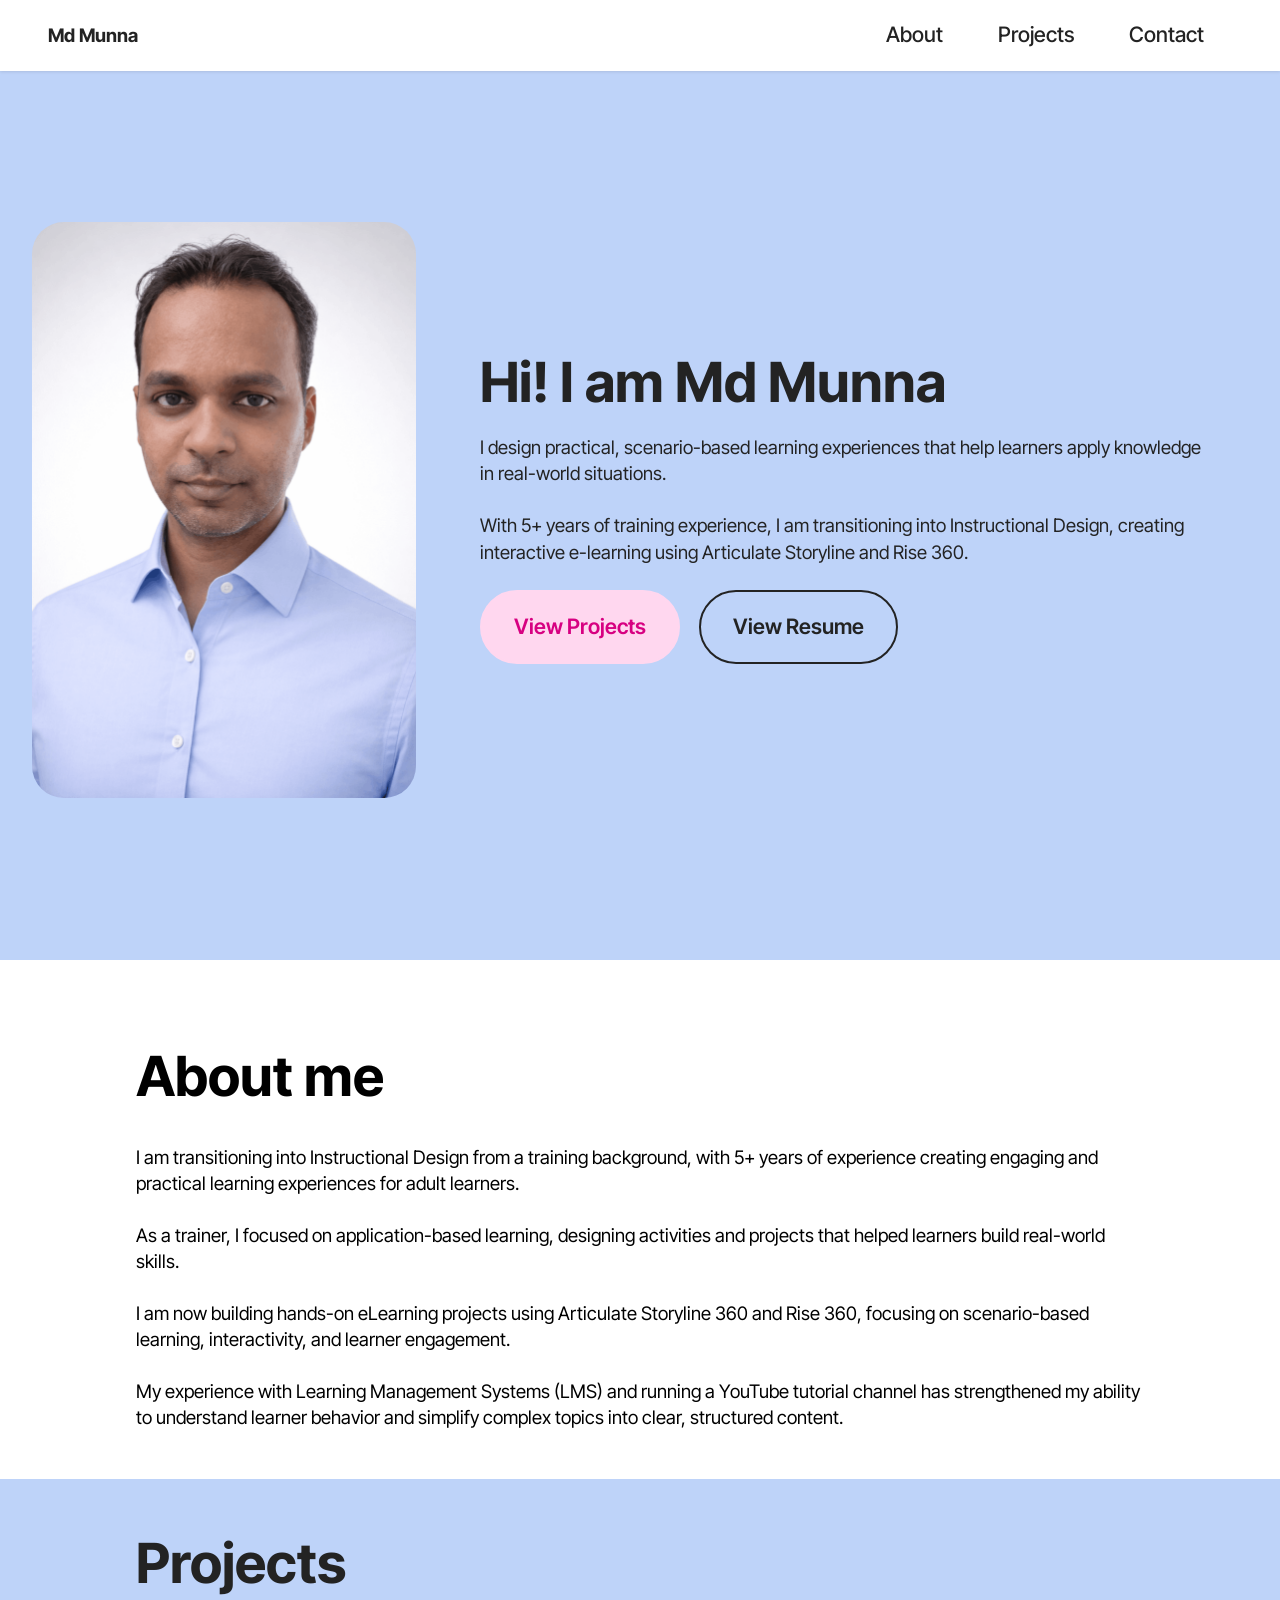
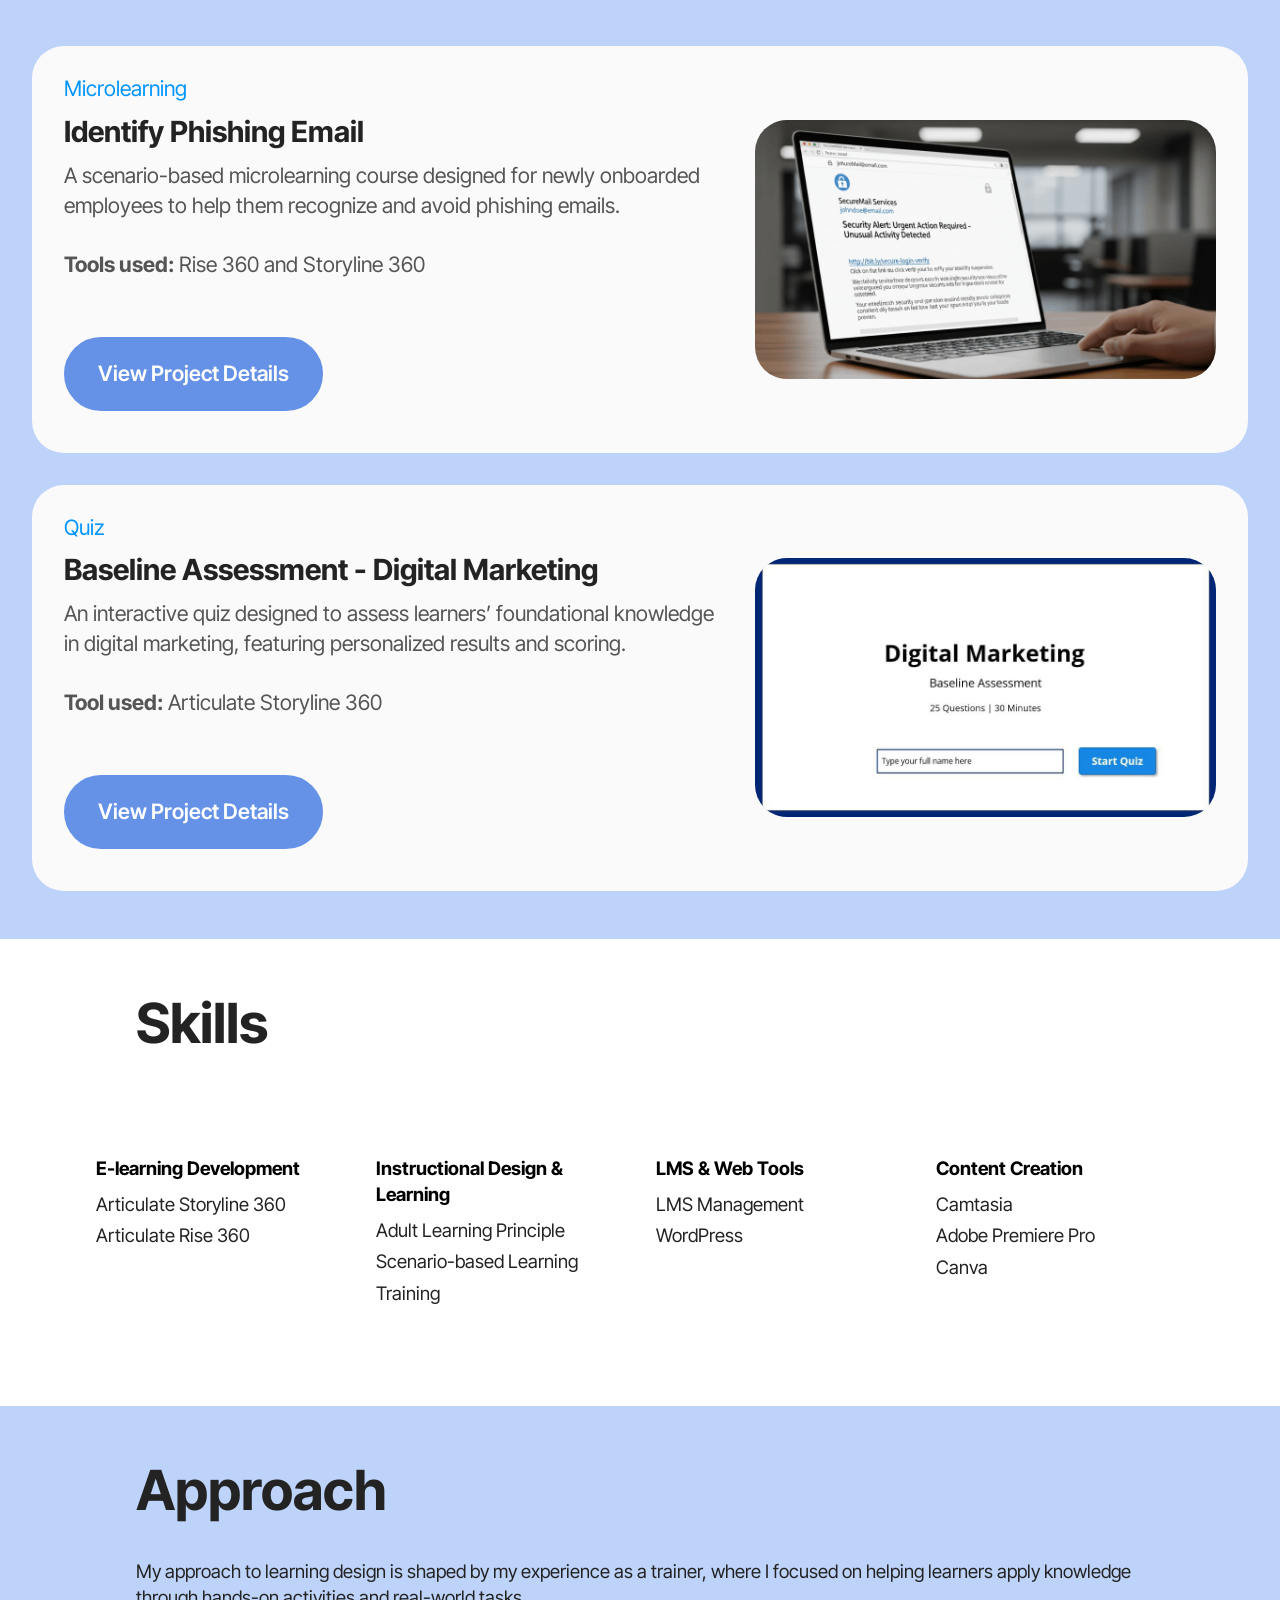
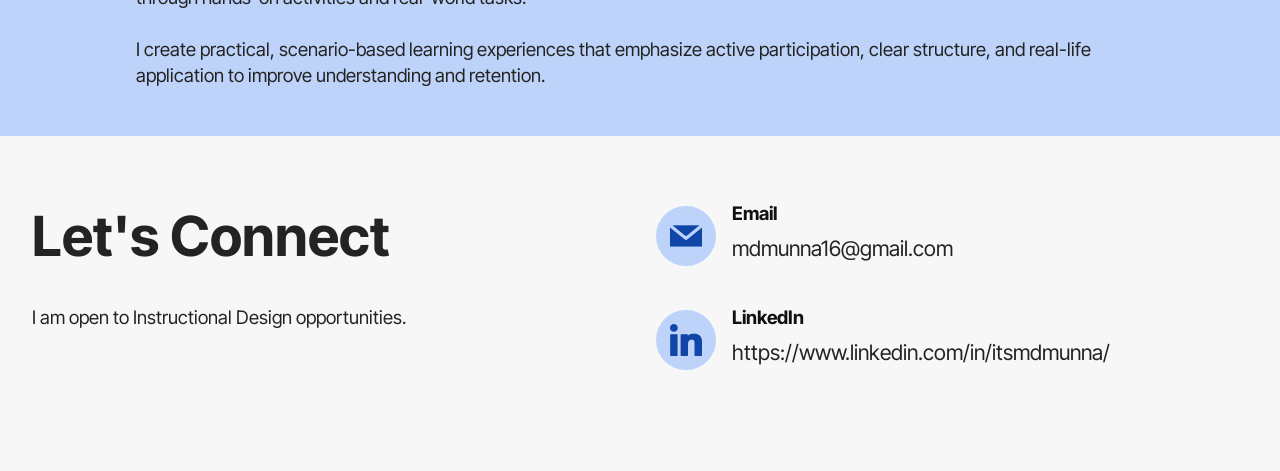
<file: index.html>
<!DOCTYPE html>
<html  >
<head>
  <!-- Site made with Mobirise Website Builder v6.1.12, https://mobirise.com -->
  <meta charset="UTF-8">
  <meta http-equiv="X-UA-Compatible" content="IE=edge">
  <meta name="generator" content="Mobirise v6.1.12, mobirise.com">
  <meta name="viewport" content="width=device-width, initial-scale=1, minimum-scale=1">
  <link rel="shortcut icon" href="assets/images/md20munna20vector-128x128-1.png" type="image/x-icon">
  <meta name="description" content="">
  
  
  <title>Home</title>
  <link rel="stylesheet" href="assets/web/assets/mobirise-icons2/mobirise2.css">
  <link rel="stylesheet" href="assets/bootstrap/css/bootstrap.min.css">
  <link rel="stylesheet" href="assets/animatecss/animate.css">
  <link rel="stylesheet" href="assets/dropdown/css/style.css">
  <link rel="stylesheet" href="assets/socicon/css/styles.css">
  <link rel="stylesheet" href="assets/theme/css/style.css">
  <link rel="preload" href="https://fonts.googleapis.com/css?family=Inter+Tight:100,200,300,400,500,600,700,800,900,100i,200i,300i,400i,500i,600i,700i,800i,900i&display=swap" as="style" onload="this.onload=null;this.rel='stylesheet'">
  <noscript><link rel="stylesheet" href="https://fonts.googleapis.com/css?family=Inter+Tight:100,200,300,400,500,600,700,800,900,100i,200i,300i,400i,500i,600i,700i,800i,900i&display=swap"></noscript>
  <link rel="preload" as="style" href="assets/mobirise/css/mbr-additional.css?v=zzfeUD"><link rel="stylesheet" href="assets/mobirise/css/mbr-additional.css?v=zzfeUD" type="text/css">

  <style>
    @media (max-width: 768px) {
    section.mbr-fullscreen {
        height: auto !important;
        min-height: auto !important;
    }

    .header14 .image-wrapper img {
        max-height: 250px;
        width: auto;
        display: block;
        margin: 0 auto 15px;
    }

    .header14 .text-wrapper {
        text-align: center;
    }
    }
    </style>
  
  
</head>
<body>
  
  <section data-bs-version="5.1" class="menu menu3 cid-vecSqkPWI4" once="menu" id="menu3-2g">
    
    <nav class="navbar navbar-dropdown navbar-fixed-top navbar-expand-lg">
        <div class="container">
            <div class="navbar-brand">
                
                <span class="navbar-caption-wrap"><a class="navbar-caption text-black text-primary display-7" href="index.html">Md Munna</a></span>
            </div>
            <button class="navbar-toggler" type="button" data-toggle="collapse" data-bs-toggle="collapse" data-target="#navbarSupportedContent" data-bs-target="#navbarSupportedContent" aria-controls="navbarNavAltMarkup" aria-expanded="false" aria-label="Toggle navigation">
                <div class="hamburger">
                    <span></span>
                    <span></span>
                    <span></span>
                    <span></span>
                </div>
            </button>
            <div class="collapse navbar-collapse" id="navbarSupportedContent">
                <ul class="navbar-nav nav-dropdown nav-right" data-app-modern-menu="true"><li class="nav-item"><a class="nav-link link text-black text-primary display-4" href="index.html#article12-1r">
                            About</a></li>
                    <li class="nav-item"><a class="nav-link link text-black text-primary display-4" href="index.html#article11-1t">Projects</a></li>
                    <li class="nav-item"><a class="nav-link link text-black text-primary display-4" href="index.html#features13-22">Contact</a>
                    </li></ul>
                
                
            </div>
        </div>
    </nav>
</section>

<section data-bs-version="5.1" class="header14 cid-vedeVQF8Mv mbr-fullscreen" id="header14-2h">

    

    
    

    <div class="container">
        <div class="row justify-content-center align-items-center">
            <div class="col-12 col-md-4 image-wrapper">
                <img src="assets/images/md20munna20portrait-1-816x1224.png" alt="md munna portrait photo">
            </div>
            <div class="col-12 col-md">
                <div class="text-wrapper">
                    <h1 class="mbr-section-title mbr-fonts-style mb-3 display-2">
                        <strong>Hi! I am Md Munna</strong></h1>
                    <p class="mbr-text mbr-fonts-style display-7">
                        I design practical, scenario-based learning experiences that help learners apply knowledge in real-world situations.<br><br>With 5+ years of training experience, I am transitioning into Instructional Design, creating interactive e-learning using Articulate Storyline and Rise 360.<br></p>
                    <div class="mbr-section-btn mt-3"><a class="btn btn-secondary display-4" href="index.html#article11-1t">View Projects</a>
                        <a class="btn btn-black-outline display-4" href="https://drive.google.com/file/d/16GZksMT-exBcBfoJ9zWCvjWCzpfkkQl0/view?usp=drive_link" target="_blank">View Resume</a></div>
                </div>
            </div>
        </div>
    </div>
</section>

<section data-bs-version="5.1" class="article12 cid-vebE1iKYSs" id="article12-1r">    
    
    <div class="container">
        <div class="row justify-content-center">
            <div class="col-md-12 col-lg-10">
                <h3 class="mbr-section-title mbr-fonts-style mb-4 mt-0 display-2">
                <strong>About me</strong></h3>
                
                <p class="mbr-text mbr-fonts-style display-7">I am transitioning into Instructional Design from a training background, with 5+ years of experience creating engaging and practical learning experiences for adult learners.
<br>
<br>As a trainer, I focused on application-based learning, designing activities and projects that helped learners build real-world skills.
<br>
<br>I am now building hands-on eLearning projects using Articulate Storyline 360 and Rise 360, focusing on scenario-based learning, interactivity, and learner engagement.
<br>
<br>My experience with Learning Management Systems (LMS) and running a YouTube tutorial channel has strengthened my ability to understand learner behavior and simplify complex topics into clear, structured content.&nbsp;<br></p>
            </div>
        </div>
    </div>
</section>

<section data-bs-version="5.1" class="article11 cid-vebFGR4vIu" id="article11-1t">
    

    
    
    <div class="container">
        <div class="row justify-content-center">
            <div class="title col-md-12 col-lg-10">
                <h3 class="mbr-section-title mbr-fonts-style align-center mt-0 mb-0 display-2">
                <strong>Projects</strong></h3>
                
                
            </div>
        </div>
    </div>
</section>

<section data-bs-version="5.1" class="features5 cid-vebGEAyV1S" id="features5-1u">

    

    
    
    <div class="container">
        <div class="row">
            
            <div class="item features-without-image mb-4 col-12 col-md-12 active">
                <div class="item-wrapper">
                    <div class="row">
                        <div class="col-12 col-md-7">
                            <div class="text-wrapper">
                                <h6 class="card-subtitle mbr-fonts-style mb-2 display-4">
                                    Microlearning</h6>
                                <h5 class="card-title mbr-fonts-style display-5">
                                    <strong>Identify Phishing Email</strong></h5>
                                <p class="mbr-text mbr-fonts-style mb-5 display-4">A scenario-based microlearning course designed for newly onboarded employees to help them recognize and avoid phishing emails.<br><br><strong>Tools used:</strong> Rise 360 and Storyline 360<br></p>
                                <div class="mbr-section-btn"><a href="identify-phishing-email.html" class="btn btn-warning display-4">View Project Details</a></div>
                            </div>
                        </div>
                        <div class="col-12 col-md-5">
                            <div class="img-wrapper">
                                <img src="assets/images/5d67a88e-0765-4b01-9722-f7c3c5479342-982x552.png" alt="" data-slide-to="0" data-bs-slide-to="0">
                            </div>
                        </div>
                    </div>
                </div>
            </div><div class="item features-without-image mb-4 col-12 col-md-12">
                <div class="item-wrapper">
                    <div class="row">
                        <div class="col-12 col-md-7">
                            <div class="text-wrapper">
                                <h6 class="card-subtitle mbr-fonts-style mb-2 display-4">
                                    Quiz</h6>
                                <h5 class="card-title mbr-fonts-style display-5">
                                    <strong>Baseline Assessment - Digital Marketing</strong></h5>
                                <p class="mbr-text mbr-fonts-style mb-5 display-4">An interactive quiz designed to assess learners’ foundational knowledge in digital marketing, featuring personalized results and scoring.<br><br><strong>Tool used:</strong> Articulate Storyline 360<br></p>
                                <div class="mbr-section-btn"><a href="baseline-assessment-digital-marketing.html" class="btn btn-warning display-4">View Project Details</a></div>
                            </div>
                        </div>
                        <div class="col-12 col-md-5">
                            <div class="img-wrapper">
                                <img src="assets/images/baseline20assessment20digital20marketing20thumbnail-940x528.jpg" alt="" data-slide-to="1" data-bs-slide-to="1">
                            </div>
                        </div>
                    </div>
                </div>
            </div>
        </div>
    </div>
</section>

<section data-bs-version="5.1" class="article11 cid-vebT9rbtdl" id="article11-1z">
    

    
    
    <div class="container">
        <div class="row justify-content-center">
            <div class="title col-md-12 col-lg-10">
                <h3 class="mbr-section-title mbr-fonts-style align-center mt-0 mb-0 display-2">
                <strong>Skills</strong></h3>
                
                
            </div>
        </div>
    </div>
</section>

<section data-bs-version="5.1" class="footer1 cid-vec74fjt69" once="footers" id="footer01-21">
	

	
	
	<div class="container">
		<div class="row mbr-white">
			<div class="col-12 col-md-6 col-lg-3">
				<h5 class="mbr-section-subtitle mbr-fonts-style mb-2 display-7">
					<strong>E-learning Development</strong></h5>
				<ul class="list mbr-fonts-style display-7">
					<li class="mbr-text item-wrap">Articulate Storyline 360</li>
					<li class="mbr-text item-wrap">Articulate Rise 360</li>
				</ul>
			</div>
			<div class="col-12 col-md-6 col-lg-3">
				<h5 class="mbr-section-subtitle mbr-fonts-style mb-2 display-7">
					<strong>Instructional Design &amp; Learning</strong></h5>
				<ul class="list mbr-fonts-style display-7">
					<li class="mbr-text item-wrap">Adult Learning Principle</li>
					<li class="mbr-text item-wrap">Scenario-based Learning</li>
					<li class="mbr-text item-wrap">Training</li>
				</ul>
			</div>
			<div class="col-12 col-md-6 col-lg-3">
				<h5 class="mbr-section-subtitle mbr-fonts-style mb-2 display-7">
					<strong>LMS &amp; Web Tools</strong></h5>
				<ul class="list mbr-fonts-style display-7">
					<li class="mbr-text item-wrap">LMS Management</li>
					<li class="mbr-text item-wrap">WordPress</li>
				</ul>
			</div>
			<div class="col-12 col-md-6 col-lg-3">
				<h5 class="mbr-section-subtitle mbr-fonts-style mb-2 display-7">
					<strong>Content Creation</strong></h5>
				<ul class="list mbr-fonts-style display-7">
					<li class="mbr-text item-wrap">Camtasia</li>
					<li class="mbr-text item-wrap">Adobe Premiere Pro</li>
					<li class="mbr-text item-wrap">Canva</li>
				</ul>
			</div>
			
			
		</div>
	</div>
</section>

<section data-bs-version="5.1" class="content5 cid-vecjXtKniQ" id="content5-23">
    
    <div class="container">
        <div class="row justify-content-center">
            <div class="col-md-12 col-lg-10">
                <h3 class="mbr-section-title mbr-fonts-style mb-4 display-2">
                    <strong>Approach</strong></h3>
                
                <p class="mbr-text mbr-fonts-style display-7">My approach to learning design is shaped by my experience as a trainer, where I focused on helping learners apply knowledge through hands-on activities and real-world tasks.
<br>
<br>I create practical, scenario-based learning experiences that emphasize active participation, clear structure, and real-life application to improve understanding and retention.&nbsp;<br></p>
            </div>
        </div>
    </div>
</section>

<section data-bs-version="5.1" class="features13 cid-vecb2qCPnY" id="features13-22">

    

    
    
    <div class="container">
        <div class="row justify-content-center">
            <div class="col-12 col-lg-6">
                <div class="card-wrapper">
                    <div class="card-box align-left">
                        <h4 class="card-title mbr-fonts-style mb-4 display-2">
                            <strong>Let's Connect</strong></h4>
                        <p class="mbr-text mbr-fonts-style mb-4 display-7">
                            I am open to Instructional Design opportunities.</p>
                        
                    </div>
                </div>
            </div>
            <div class="col-12 col-lg-6">
                <div class="item features-without-image">
                    <div class="item-wrapper mbr-flex">
                        <div class="icon-box">
                            <span class="mbr-iconfont socicon-mail socicon"></span>
                        </div>
                        <div class="text-box">
                            <h4 class="icon-title mbr-black mbr-fonts-style display-7">
                                <strong>Email</strong></h4>
                            <h5 class="icon-text mbr-black mbr-fonts-style display-4"><a href="mailto:mdmunna16@gmail.com" class="text-black">mdmunna16@gmail.com</a></h5>
                        </div>
                    </div>
                </div>
                <div class="item features-without-image">
                    <div class="item-wrapper mbr-flex">
                        <div class="icon-box">
                            <span class="mbr-iconfont socicon-linkedin socicon"></span>
                        </div>
                        <div class="text-box">
                            <h4 class="icon-title mbr-black mbr-fonts-style display-7">
                                <strong>LinkedIn</strong></h4>
                            <h5 class="icon-text mbr-black mbr-fonts-style display-4"><a href="https://www.linkedin.com/in/itsmdmunna/" class="text-black" target="_blank">https://www.linkedin.com/in/itsmdmunna/</a></h5>
                        </div>
                    </div>
                </div>
                
            </div>
        </div>
    </div>
</section>

<script src="assets/bootstrap/js/bootstrap.bundle.min.js"></script>  <script src="assets/smoothscroll/smooth-scroll.js"></script>  <script src="assets/ytplayer/index.js"></script>  <script src="assets/dropdown/js/navbar-dropdown.js"></script>  <script src="assets/theme/js/script.js"></script>  
  
  
 <div id="scrollToTop" class="scrollToTop mbr-arrow-up"><a style="text-align: center;"><i class="mbr-arrow-up-icon mbr-arrow-up-icon-cm cm-icon cm-icon-smallarrow-up"></i></a></div>
    <input name="animation" type="hidden">
  </body>
</html>
</file>
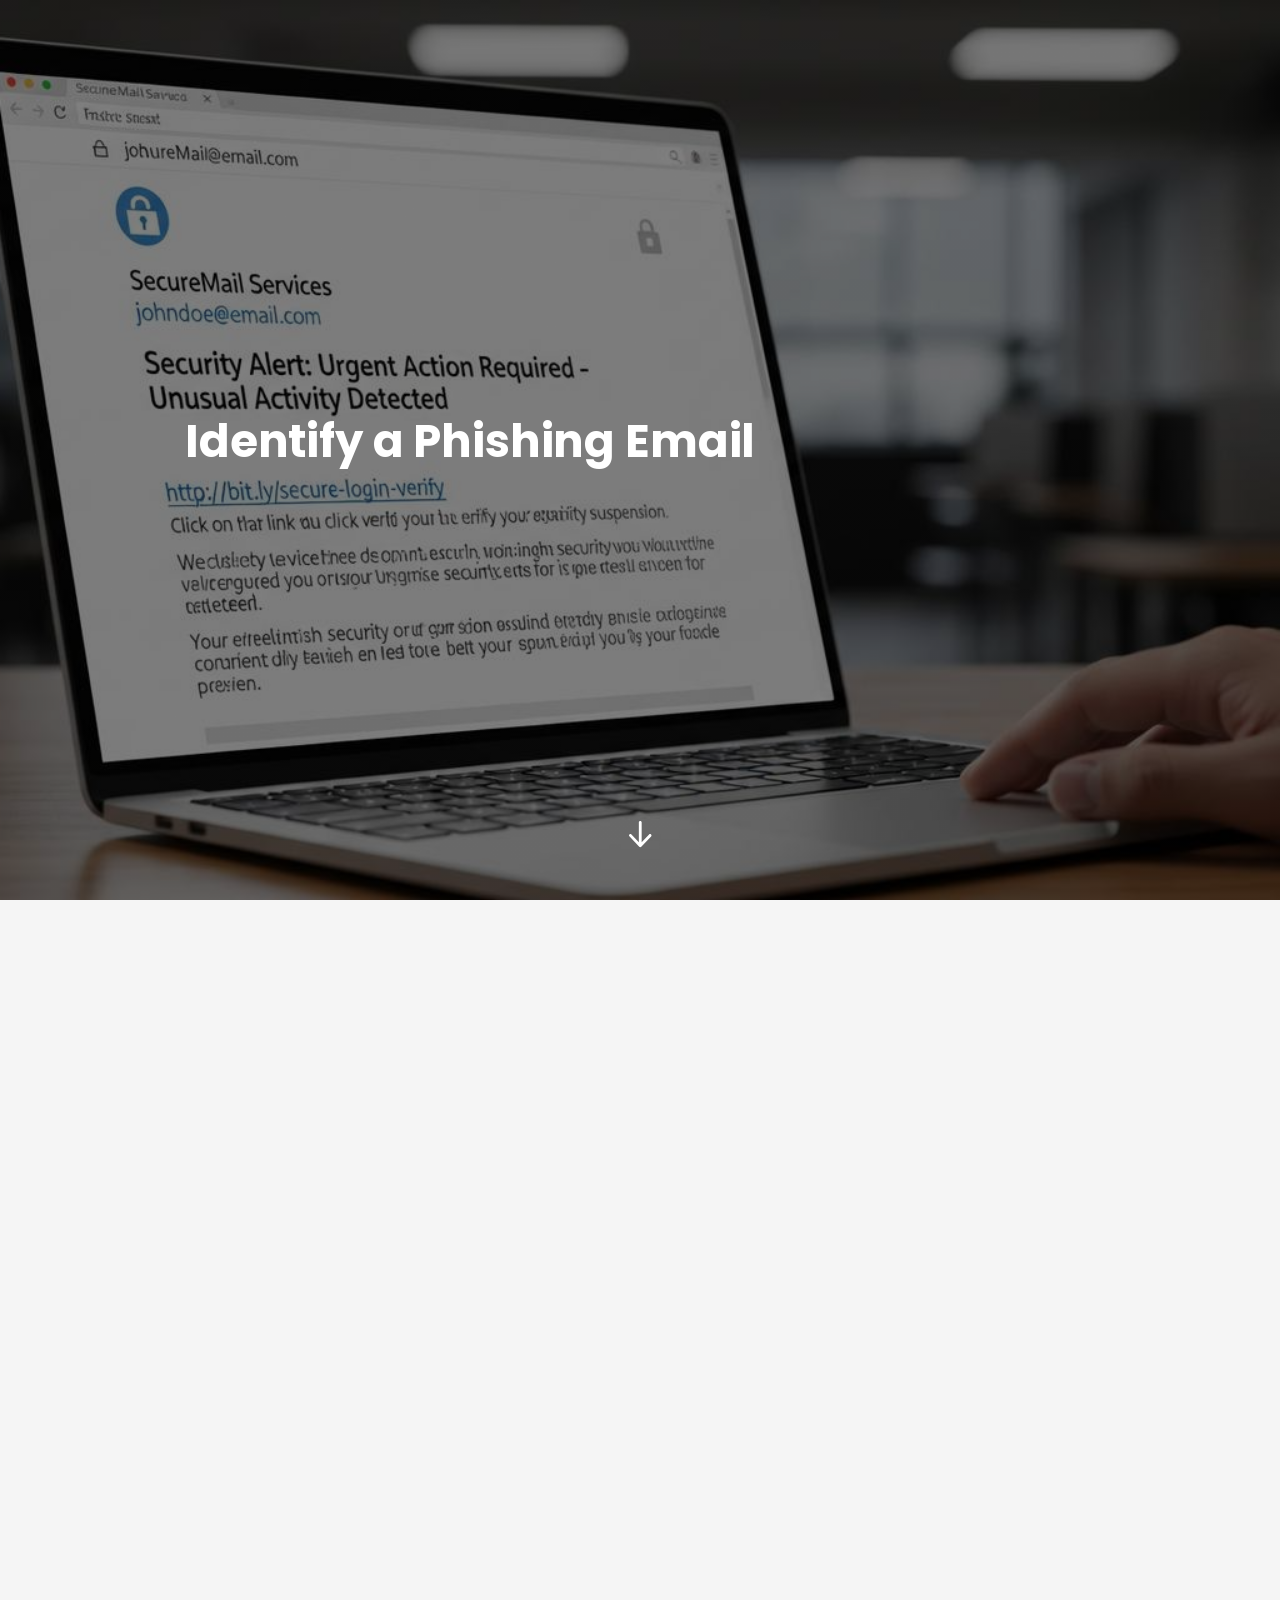
<file: phishing-email-course/index.html>
<!doctype html>
<!-- 
course package version: ELpfHVNm
rise_frontend sha: c92196e129810c75be0c2553f5420dffcfab13a3
learn_distribution_frontend sha: 1b3f7d476264564b22f4944d646fc73614076669
mondrian sha: 74821ed73d56be4382791e08336c96bc429c09aa
sandbox sha: 1a523bb51d71676bad2461acac398ab5ff49ea79
 -->
<html lang="en">
  <head>
    <meta charset="utf-8">
    <meta name="viewport" content="width=device-width,initial-scale=1">
    <title>Identify a Phishing Email</title>
    
      <link rel="stylesheet" href="lib/sandbox/4adfab46.css">
    
    <script type="application/json" id="__CONFIG__">
      {"remoteManifest":{"learn_distribution_frontend":{".js":["learn_dist/entry.js"]},"mondrian":{".js":["mondrian/entry.js"]}},"assetTargetPrefixes":{"media":"assets","font":"lib/fonts"}}
    </script>
  <script src="lib/dist/d81a059f.js"></script></head>
  <body>
    <div id="app"></div>
    
      <script src="lib/rise/532ec1eb.js"></script>
    
      <script src="lib/sandbox/c77685df.js"></script>
    
  </body>
</html>
</file>
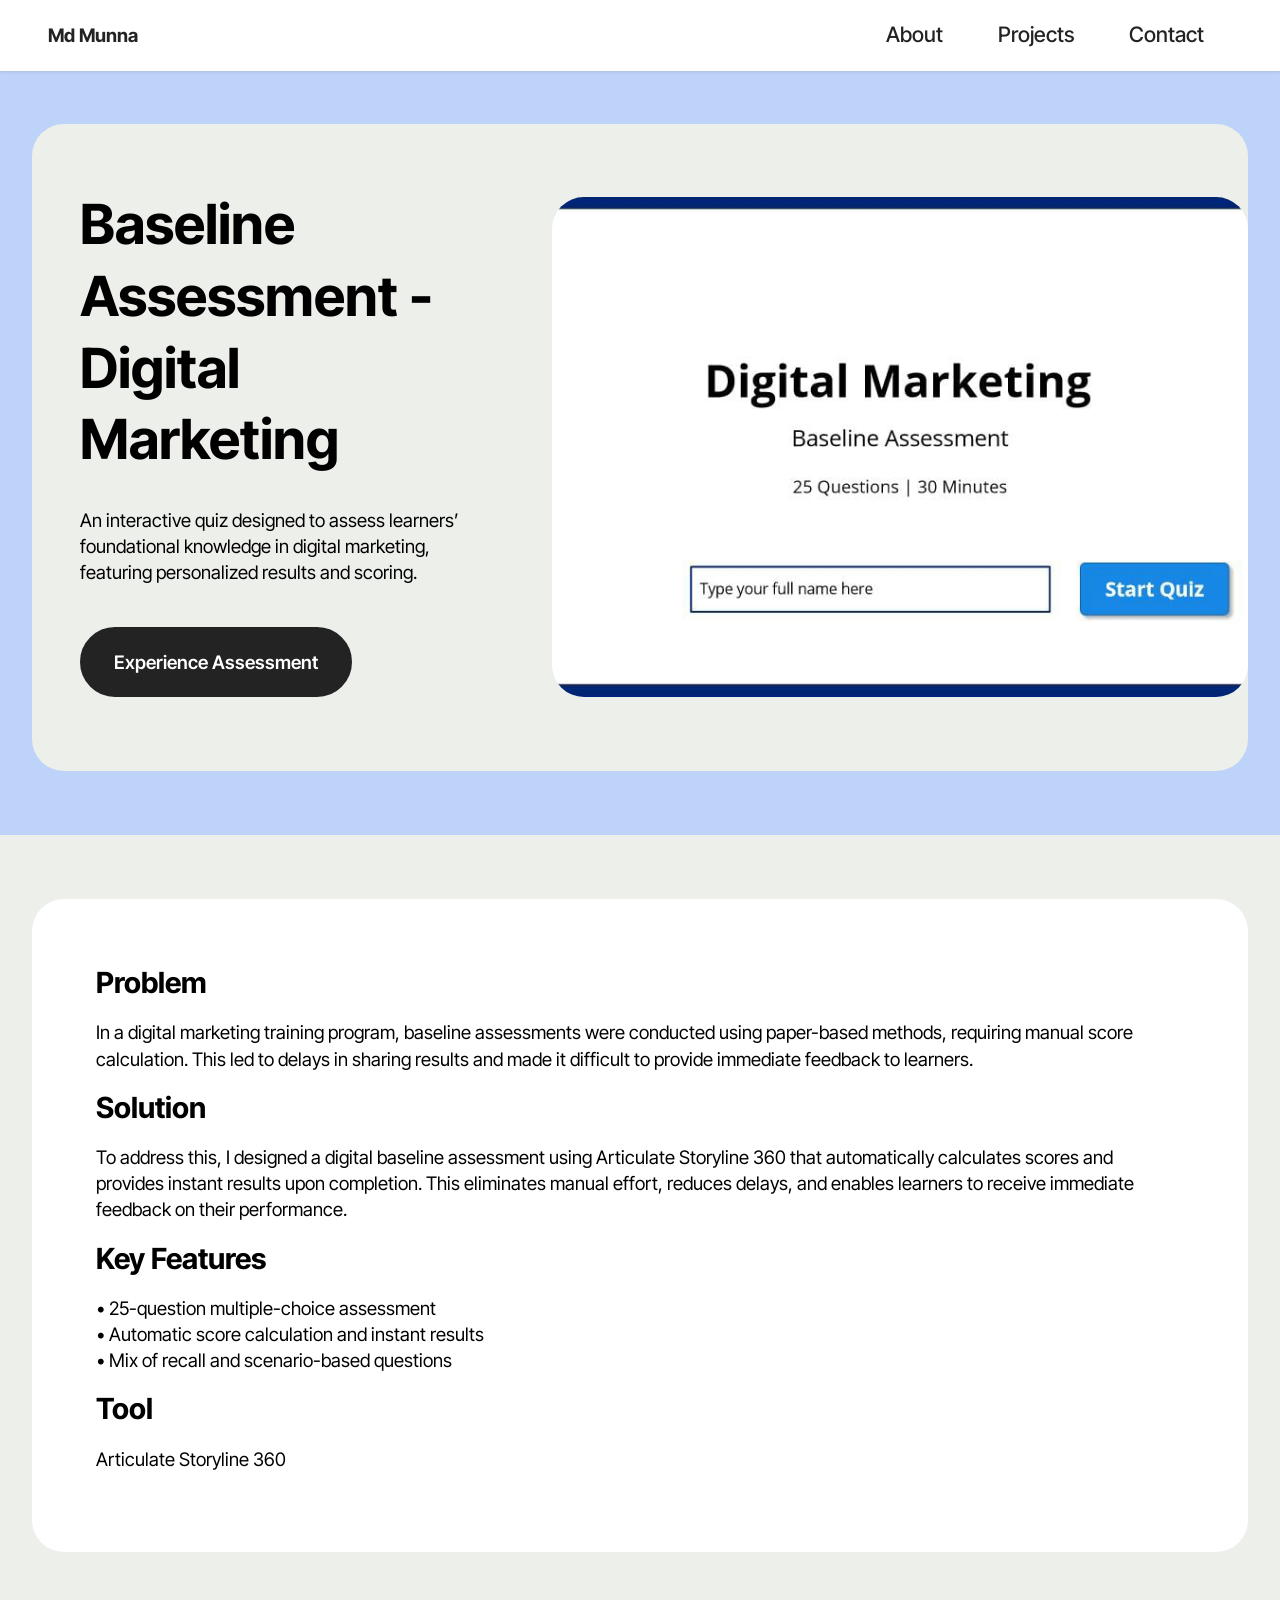
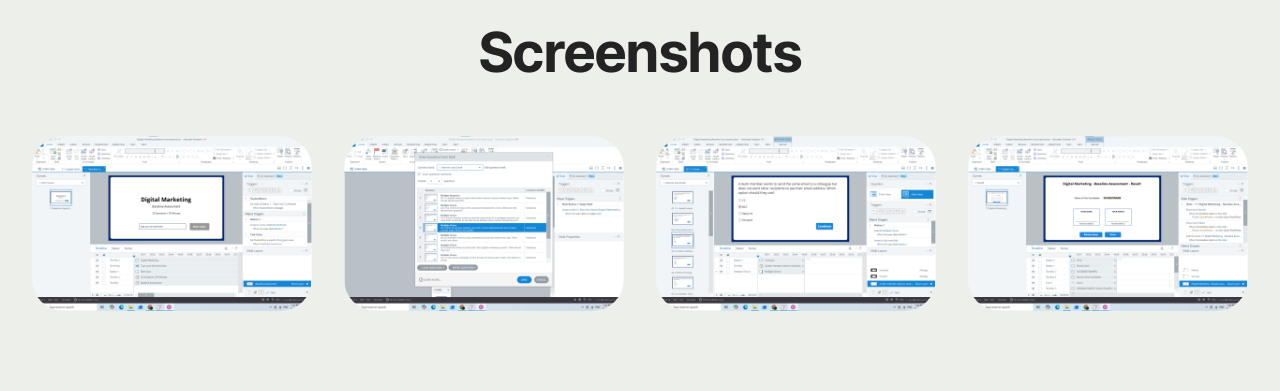
<file: baseline-assessment-digital-marketing.html>
<!DOCTYPE html>
<html  >
<head>
  <!-- Site made with Mobirise Website Builder v6.1.12, https://mobirise.com -->
  <meta charset="UTF-8">
  <meta http-equiv="X-UA-Compatible" content="IE=edge">
  <meta name="generator" content="Mobirise v6.1.12, mobirise.com">
  <meta name="viewport" content="width=device-width, initial-scale=1, minimum-scale=1">
  <link rel="shortcut icon" href="assets/images/md20munna20vector-128x128-1.png" type="image/x-icon">
  <meta name="description" content="">
  
  
  <title>Baseline Assessment - Digital Marketing</title>
  <link rel="stylesheet" href="assets/web/assets/mobirise-icons2/mobirise2.css">
  <link rel="stylesheet" href="assets/bootstrap/css/bootstrap.min.css">
  <link rel="stylesheet" href="assets/animatecss/animate.css">
  <link rel="stylesheet" href="assets/dropdown/css/style.css">
  <link rel="stylesheet" href="assets/socicon/css/styles.css">
  <link rel="stylesheet" href="assets/theme/css/style.css">
  <link rel="stylesheet" href="assets/gallery/style.css">
  <link rel="preload" href="https://fonts.googleapis.com/css?family=Inter+Tight:100,200,300,400,500,600,700,800,900,100i,200i,300i,400i,500i,600i,700i,800i,900i&display=swap" as="style" onload="this.onload=null;this.rel='stylesheet'">
  <noscript><link rel="stylesheet" href="https://fonts.googleapis.com/css?family=Inter+Tight:100,200,300,400,500,600,700,800,900,100i,200i,300i,400i,500i,600i,700i,800i,900i&display=swap"></noscript>
  <link rel="preload" as="style" href="assets/mobirise/css/mbr-additional.css?v=qaszQB"><link rel="stylesheet" href="assets/mobirise/css/mbr-additional.css?v=qaszQB" type="text/css">

  
  
  
</head>
<body>
  
  <section data-bs-version="5.1" class="menu menu3 cid-vecSqkPWI4" once="menu" id="menu3-2g">
    
    <nav class="navbar navbar-dropdown navbar-fixed-top navbar-expand-lg">
        <div class="container">
            <div class="navbar-brand">
                
                <span class="navbar-caption-wrap"><a class="navbar-caption text-black text-primary display-7" href="index.html">Md Munna</a></span>
            </div>
            <button class="navbar-toggler" type="button" data-toggle="collapse" data-bs-toggle="collapse" data-target="#navbarSupportedContent" data-bs-target="#navbarSupportedContent" aria-controls="navbarNavAltMarkup" aria-expanded="false" aria-label="Toggle navigation">
                <div class="hamburger">
                    <span></span>
                    <span></span>
                    <span></span>
                    <span></span>
                </div>
            </button>
            <div class="collapse navbar-collapse" id="navbarSupportedContent">
                <ul class="navbar-nav nav-dropdown nav-right" data-app-modern-menu="true"><li class="nav-item"><a class="nav-link link text-black text-primary display-4" href="index.html#article12-1r">
                            About</a></li>
                    <li class="nav-item"><a class="nav-link link text-black text-primary display-4" href="index.html#article11-1t">Projects</a></li>
                    <li class="nav-item"><a class="nav-link link text-black text-primary display-4" href="index.html#features13-22">Contact</a>
                    </li></ul>
                
                
            </div>
        </div>
    </nav>
</section>

<section data-bs-version="5.1" class="start article05 cid-vecOpeDfGn" id="article05-2b">
  

  
  

  <div class="container">
    <div class="row justify-content-center align-items-center">
      <div class="col-12">
        <div class="card-wrapper">
          <div class="row">
            <div class="col-12 col-md-12 col-lg-7 image-wrapper">
              <img class="w-100" src="assets/images/baseline20assessment20digital20marketing20thumbnail-940x528.jpg" alt="">
            </div>
            <div class="col-12 col-lg col-md-12">
              <div class="text-wrapper align-left">
                <h1 class="mbr-section-title mbr-fonts-style mb-4 display-2">
                  <strong>Baseline Assessment - Digital Marketing</strong></h1>
                <p class="mbr-text mbr-fonts-style mb-4 display-7">An interactive quiz designed to assess learners’ foundational knowledge in digital marketing, featuring personalized results and scoring.&nbsp;<br>
                </p>
                <div class="mbr-section-btn mt-3"><a class="btn btn-lg btn-black display-7" href="https://itsmdmunna.github.io/digital-marketing-assessment/story.html" target="_blank">Experience Assessment</a></div>
              </div>
            </div>
          </div>
        </div>
      </div>
    </div>
  </div>
</section>

<section data-bs-version="5.1" class="article07 cid-vecOq22gpM" id="article07-2c">
  

  
  
  <div class="container">
    <div class="row justify-content-center">
      <div class="card col-md-12 col-lg-12">
        <div class="card-wrapper">
          
          <div class="row card-box align-left">
            <div class="item features-without-image col-12">
              <div class="item-wrapper">
                <h4 class="mbr-section-subtitle mbr-fonts-style mb-3 display-5">
                  <strong>Problem</strong></h4>
                <p class="mbr-text mbr-fonts-style display-7">
                  In a digital marketing training program, baseline assessments were conducted using paper-based methods, requiring manual score calculation. This led to delays in sharing results and made it difficult to provide immediate feedback to learners.
                </p>
              </div>
            </div>
            <div class="item features-without-image col-12">
              <div class="item-wrapper">
                <h4 class="mbr-section-subtitle mbr-fonts-style mb-3 display-5">
                  <strong>Solution</strong></h4>
                <p class="mbr-text mbr-fonts-style display-7">To address this, I designed a digital baseline assessment using Articulate Storyline 360 that automatically calculates scores and provides instant results upon completion. This eliminates manual effort, reduces delays, and enables learners to receive immediate feedback on their performance.<br></p>
              </div>
            </div><div class="item features-without-image col-12">
              <div class="item-wrapper">
                <h4 class="mbr-section-subtitle mbr-fonts-style mb-3 display-5">
                  <strong>Key Features</strong></h4>
                <p class="mbr-text mbr-fonts-style display-7">• 25-question multiple-choice assessment  
<br>• Automatic score calculation and instant results  
<br>• Mix of recall and scenario-based questions&nbsp;<br></p>
              </div>
            </div><div class="item features-without-image col-12">
              <div class="item-wrapper">
                <h4 class="mbr-section-subtitle mbr-fonts-style mb-3 display-5">
                  <strong>Tool</strong></h4>
                <p class="mbr-text mbr-fonts-style display-7">Articulate Storyline 360</p>
              </div>
            </div>
            
            
          </div>
          
        </div>
      </div>
    </div>
  </div>
</section>

<section data-bs-version="5.1" class="gallery1 mbr-gallery cid-vecOxIE5p3" id="gallery02-2d">   
    
    

    <div class="container-fluid">
        <div class="row justify-content-center">
            <div class="col-12 content-head">
                <div class="mbr-section-head mb-5">
                    <h3 class="mbr-section-title mbr-fonts-style align-center m-0 display-2"><strong>Screenshots</strong></h3>
                    
                </div>
            </div>
        </div>
        <div class="row mbr-gallery mbr-masonry" data-masonry="{&quot;percentPosition&quot;: true }">
            <div class="col-12 col-md-6 col-lg-3 item gallery-image">
                <div class="item-wrapper" data-toggle="modal" data-bs-toggle="modal" data-target="#vej1bnD185-modal" data-bs-target="#vej1bnD185-modal">
                    <img class="w-100" src="assets/images/storyline20assessment20slide2001-598x374.png" alt="" data-slide-to="0" data-bs-slide-to="0" data-target="#lb-vej1bnD185" data-bs-target="#lb-vej1bnD185">
                    <div class="icon-wrapper">
                        <span class="mobi-mbri mobi-mbri-search mbr-iconfont mbr-iconfont-btn"></span>
                    </div>
                </div>
                
            </div>
            <div class="col-12 col-md-6 col-lg-3 item gallery-image">
                <div class="item-wrapper" data-toggle="modal" data-bs-toggle="modal" data-target="#vej1bnD185-modal" data-bs-target="#vej1bnD185-modal">
                    <img class="w-100" src="assets/images/storyline20draw20from20question20bank-598x374.png" alt="" data-slide-to="1" data-bs-slide-to="1" data-target="#lb-vej1bnD185" data-bs-target="#lb-vej1bnD185">
                    <div class="icon-wrapper">
                        <span class="mobi-mbri mobi-mbri-search mbr-iconfont mbr-iconfont-btn"></span>
                    </div>
                </div>
                
            </div>
            <div class="col-12 col-md-6 col-lg-3 item gallery-image">
                <div class="item-wrapper" data-toggle="modal" data-bs-toggle="modal" data-target="#vej1bnD185-modal" data-bs-target="#vej1bnD185-modal">
                    <img class="w-100" src="assets/images/storyline20assessment20quiz20format-598x374.png" alt="" data-slide-to="2" data-bs-slide-to="2" data-target="#lb-vej1bnD185" data-bs-target="#lb-vej1bnD185">
                    <div class="icon-wrapper">
                        <span class="mobi-mbri mobi-mbri-search mbr-iconfont mbr-iconfont-btn"></span>
                    </div>
                </div>
                
            </div>
            <div class="col-12 col-md-6 col-lg-3 item gallery-image">
                <div class="item-wrapper" data-toggle="modal" data-bs-toggle="modal" data-target="#vej1bnD185-modal" data-bs-target="#vej1bnD185-modal">
                    <img class="w-100" src="assets/images/storyline20assessment20result20slide-598x374.png" alt="" data-slide-to="3" data-bs-slide-to="3" data-target="#lb-vej1bnD185" data-bs-target="#lb-vej1bnD185">
                    <div class="icon-wrapper">
                        <span class="mobi-mbri mobi-mbri-search mbr-iconfont mbr-iconfont-btn"></span>
                    </div>
                </div>
                
            </div>
            
            
            
        </div>

        <div class="modal mbr-slider" tabindex="-1" role="dialog" aria-hidden="true" id="vej1bnD185-modal">
            <div class="modal-dialog" role="document">
                <div class="modal-content">
                    <div class="modal-body">
                        <div class="carousel slide" id="lb-vej1bnD185" data-interval="5000" data-bs-interval="5000">
                            <div class="carousel-inner">
                                <div class="carousel-item active">
                                    <img class="d-block w-100" src="assets/images/storyline20assessment20slide2001-598x374.png" alt="Mobirise Website Builder">
                                </div>
                                <div class="carousel-item">
                                    <img class="d-block w-100" src="assets/images/storyline20draw20from20question20bank-598x374.png" alt="Mobirise Website Builder">
                                </div>
                                <div class="carousel-item">
                                    <img class="d-block w-100" src="assets/images/storyline20assessment20quiz20format-598x374.png" alt="Mobirise Website Builder">
                                </div>
                                <div class="carousel-item">
                                    <img class="d-block w-100" src="assets/images/storyline20assessment20result20slide-598x374.png" alt="Mobirise Website Builder">
                                </div>
                                
                                
                                
                            </div>
                            <ol class="carousel-indicators">
                                <li data-slide-to="0" data-bs-slide-to="0" class="active" data-target="#lb-vej1bnD185" data-bs-target="#lb-vej1bnD185"></li>
                                <li data-slide-to="1" data-bs-slide-to="1" data-target="#lb-vej1bnD185" data-bs-target="#lb-vej1bnD185"></li>
                                <li data-slide-to="2" data-bs-slide-to="2" data-target="#lb-vej1bnD185" data-bs-target="#lb-vej1bnD185"></li>
                                <li data-slide-to="3" data-bs-slide-to="3" data-target="#lb-vej1bnD185" data-bs-target="#lb-vej1bnD185"></li>
                                
                                
                                
                            </ol>
                            <a role="button" href="" class="close" data-dismiss="modal" data-bs-dismiss="modal" aria-label="Close">
                            </a>
                            <a class="carousel-control-prev carousel-control" role="button" data-slide="prev" data-bs-slide="prev" href="#lb-vej1bnD185">
                                <span class="mobi-mbri mobi-mbri-arrow-prev" aria-hidden="true"></span>
                                <span class="sr-only visually-hidden">Previous</span>
                            </a>
                            <a class="carousel-control-next carousel-control" role="button" data-slide="next" data-bs-slide="next" href="#lb-vej1bnD185">
                                <span class="mobi-mbri mobi-mbri-arrow-next" aria-hidden="true"></span>
                                <span class="sr-only visually-hidden">Next</span>
                            </a>
                        </div>
                    </div>
                </div>
            </div>
        </div>
    </div>
</section>

<script src="assets/bootstrap/js/bootstrap.bundle.min.js"></script>  <script src="assets/smoothscroll/smooth-scroll.js"></script>  <script src="assets/ytplayer/index.js"></script>  <script src="assets/dropdown/js/navbar-dropdown.js"></script>  <script src="assets/masonry/masonry.pkgd.min.js"></script>  <script src="assets/imagesloaded/imagesloaded.pkgd.min.js"></script>  <script src="assets/theme/js/script.js"></script>  <script src="assets/gallery/player.min.js"></script>  <script src="assets/gallery/script.js"></script>  
  
  
 <div id="scrollToTop" class="scrollToTop mbr-arrow-up"><a style="text-align: center;"><i class="mbr-arrow-up-icon mbr-arrow-up-icon-cm cm-icon cm-icon-smallarrow-up"></i></a></div>
    <input name="animation" type="hidden">
  </body>
</html>
</file>
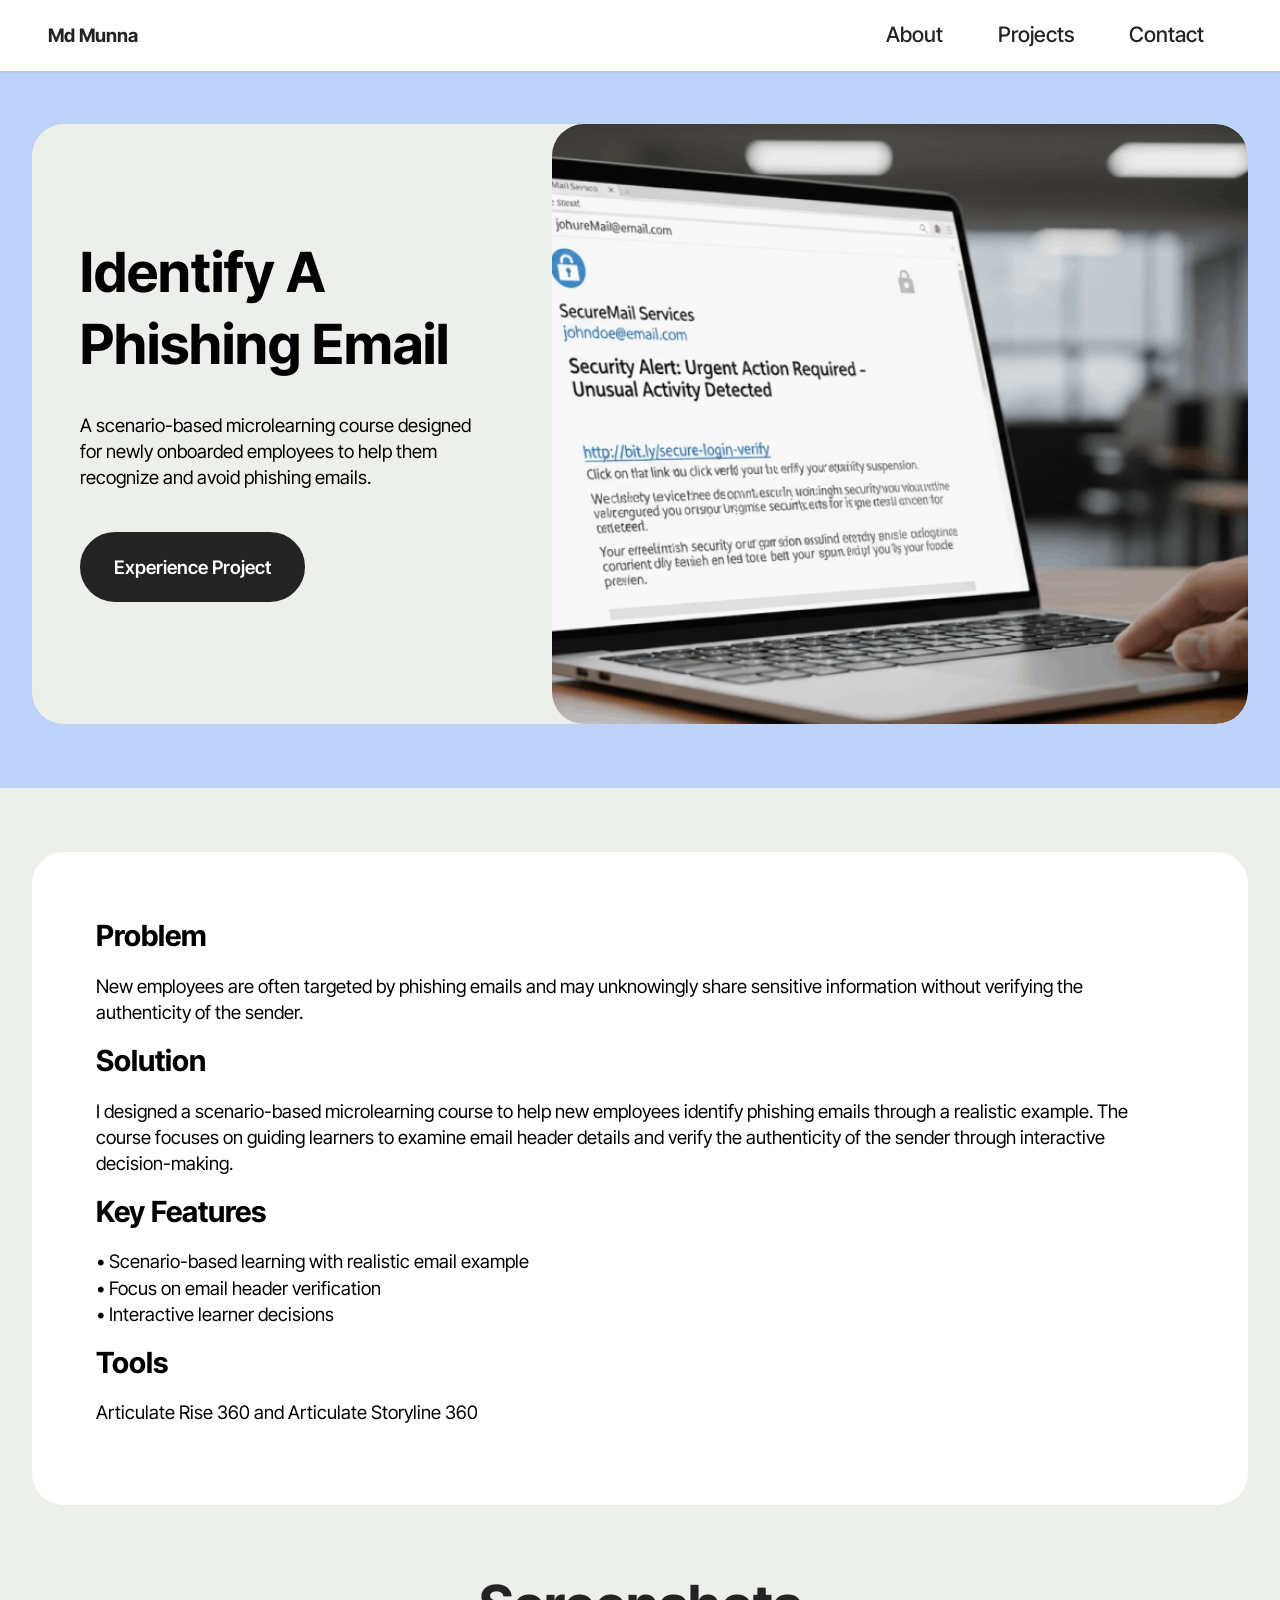
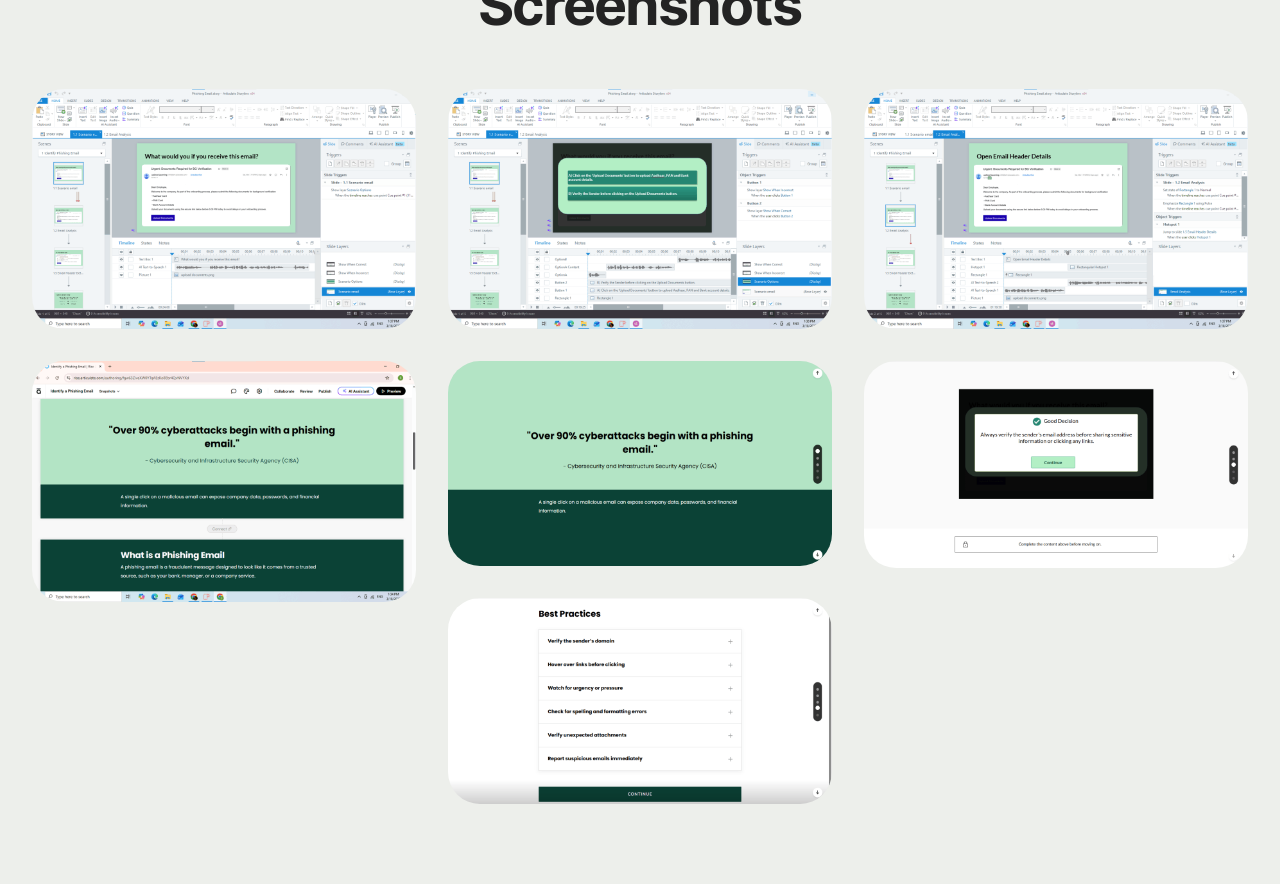
<file: identify-phishing-email.html>
<!DOCTYPE html>
<html  >
<head>
  <!-- Site made with Mobirise Website Builder v6.1.12, https://mobirise.com -->
  <meta charset="UTF-8">
  <meta http-equiv="X-UA-Compatible" content="IE=edge">
  <meta name="generator" content="Mobirise v6.1.12, mobirise.com">
  <meta name="viewport" content="width=device-width, initial-scale=1, minimum-scale=1">
  <link rel="shortcut icon" href="assets/images/md20munna20vector-128x128-1.png" type="image/x-icon">
  <meta name="description" content="">
  
  
  <title>Identify Phishing Email</title>
  <link rel="stylesheet" href="assets/web/assets/mobirise-icons2/mobirise2.css">
  <link rel="stylesheet" href="assets/bootstrap/css/bootstrap.min.css">
  <link rel="stylesheet" href="assets/animatecss/animate.css">
  <link rel="stylesheet" href="assets/dropdown/css/style.css">
  <link rel="stylesheet" href="assets/socicon/css/styles.css">
  <link rel="stylesheet" href="assets/theme/css/style.css">
  <link rel="stylesheet" href="assets/gallery/style.css">
  <link rel="preload" href="https://fonts.googleapis.com/css?family=Inter+Tight:100,200,300,400,500,600,700,800,900,100i,200i,300i,400i,500i,600i,700i,800i,900i&display=swap" as="style" onload="this.onload=null;this.rel='stylesheet'">
  <noscript><link rel="stylesheet" href="https://fonts.googleapis.com/css?family=Inter+Tight:100,200,300,400,500,600,700,800,900,100i,200i,300i,400i,500i,600i,700i,800i,900i&display=swap"></noscript>
  <link rel="preload" as="style" href="assets/mobirise/css/mbr-additional.css?v=s9CIfx"><link rel="stylesheet" href="assets/mobirise/css/mbr-additional.css?v=s9CIfx" type="text/css">

  
  
  
</head>
<body>
  
  <section data-bs-version="5.1" class="menu menu3 cid-vecSqkPWI4" once="menu" id="menu3-2g">
    
    <nav class="navbar navbar-dropdown navbar-fixed-top navbar-expand-lg">
        <div class="container">
            <div class="navbar-brand">
                
                <span class="navbar-caption-wrap"><a class="navbar-caption text-black text-primary display-7" href="index.html">Md Munna</a></span>
            </div>
            <button class="navbar-toggler" type="button" data-toggle="collapse" data-bs-toggle="collapse" data-target="#navbarSupportedContent" data-bs-target="#navbarSupportedContent" aria-controls="navbarNavAltMarkup" aria-expanded="false" aria-label="Toggle navigation">
                <div class="hamburger">
                    <span></span>
                    <span></span>
                    <span></span>
                    <span></span>
                </div>
            </button>
            <div class="collapse navbar-collapse" id="navbarSupportedContent">
                <ul class="navbar-nav nav-dropdown nav-right" data-app-modern-menu="true"><li class="nav-item"><a class="nav-link link text-black text-primary display-4" href="index.html#article12-1r">
                            About</a></li>
                    <li class="nav-item"><a class="nav-link link text-black text-primary display-4" href="index.html#article11-1t">Projects</a></li>
                    <li class="nav-item"><a class="nav-link link text-black text-primary display-4" href="index.html#features13-22">Contact</a>
                    </li></ul>
                
                
            </div>
        </div>
    </nav>
</section>

<section data-bs-version="5.1" class="start article05 cid-vecC2e8MMI" id="article05-27">
  

  
  

  <div class="container">
    <div class="row justify-content-center align-items-center">
      <div class="col-12">
        <div class="card-wrapper">
          <div class="row">
            <div class="col-12 col-md-12 col-lg-7 image-wrapper">
              <img class="w-100" src="assets/images/5d67a88e-0765-4b01-9722-f7c3c5479342-982x552.png" alt="">
            </div>
            <div class="col-12 col-lg col-md-12">
              <div class="text-wrapper align-left">
                <h1 class="mbr-section-title mbr-fonts-style mb-4 display-2">
                  <strong>Identify A Phishing Email</strong></h1>
                <p class="mbr-text mbr-fonts-style mb-4 display-7">
                  A scenario-based microlearning course designed for newly onboarded employees to help them recognize and avoid phishing emails.<br>
                </p>
                <div class="mbr-section-btn mt-3"><a class="btn btn-lg btn-black display-7" href="https://itsmdmunna.github.io/phishing-email-course/" target="_blank">Experience Project</a></div>
              </div>
            </div>
          </div>
        </div>
      </div>
    </div>
  </div>
</section>

<section data-bs-version="5.1" class="article07 cid-vecGiXx8I6" id="article07-29">
  

  
  
  <div class="container">
    <div class="row justify-content-center">
      <div class="card col-md-12 col-lg-12">
        <div class="card-wrapper">
          
          <div class="row card-box align-left">
            <div class="item features-without-image col-12">
              <div class="item-wrapper">
                <h4 class="mbr-section-subtitle mbr-fonts-style mb-3 display-5">
                  <strong>Problem</strong></h4>
                <p class="mbr-text mbr-fonts-style display-7">
                  New employees are often targeted by phishing emails and may unknowingly share sensitive information without verifying the authenticity of the sender.
                </p>
              </div>
            </div>
            <div class="item features-without-image col-12">
              <div class="item-wrapper">
                <h4 class="mbr-section-subtitle mbr-fonts-style mb-3 display-5">
                  <strong>Solution</strong></h4>
                <p class="mbr-text mbr-fonts-style display-7">
                  I designed a scenario-based microlearning course to help new employees identify phishing emails through a realistic example. The course focuses on guiding learners to examine email header details and verify the authenticity of the sender through interactive decision-making. 
                </p>
              </div>
            </div><div class="item features-without-image col-12">
              <div class="item-wrapper">
                <h4 class="mbr-section-subtitle mbr-fonts-style mb-3 display-5">
                  <strong>Key Features</strong></h4>
                <p class="mbr-text mbr-fonts-style display-7">• Scenario-based learning with realistic email example  
<br>• Focus on email header verification  
<br>• Interactive learner decisions&nbsp; &nbsp;<br></p>
              </div>
            </div><div class="item features-without-image col-12">
              <div class="item-wrapper">
                <h4 class="mbr-section-subtitle mbr-fonts-style mb-3 display-5">
                  <strong>Tools</strong></h4>
                <p class="mbr-text mbr-fonts-style display-7">
                  Articulate Rise 360 and Articulate Storyline 360</p>
              </div>
            </div>
            
            
          </div>
          
        </div>
      </div>
    </div>
  </div>
</section>

<section data-bs-version="5.1" class="gallery1 mbr-gallery cid-vecH73korW" id="gallery02-2a">   
    
    

    <div class="container-fluid">
        <div class="row justify-content-center">
            <div class="col-12 content-head">
                <div class="mbr-section-head mb-5">
                    <h3 class="mbr-section-title mbr-fonts-style align-center m-0 display-2"><strong>Screenshots</strong></h3>
                    
                </div>
            </div>
        </div>
        <div class="row mbr-gallery mbr-masonry" data-masonry="{&quot;percentPosition&quot;: true }">
            <div class="col-12 col-md-6 col-lg-4 item gallery-image">
                <div class="item-wrapper" data-toggle="modal" data-bs-toggle="modal" data-target="#vej1buwUGu-modal" data-bs-target="#vej1buwUGu-modal">
                    <img class="w-100" src="assets/images/storyline20slide2001-598x374.png" alt="" data-slide-to="0" data-bs-slide-to="0" data-target="#lb-vej1buwUGu" data-bs-target="#lb-vej1buwUGu">
                    <div class="icon-wrapper">
                        <span class="mobi-mbri mobi-mbri-search mbr-iconfont mbr-iconfont-btn"></span>
                    </div>
                </div>
                
            </div>
            <div class="col-12 col-md-6 col-lg-4 item gallery-image">
                <div class="item-wrapper" data-toggle="modal" data-bs-toggle="modal" data-target="#vej1buwUGu-modal" data-bs-target="#vej1buwUGu-modal">
                    <img class="w-100" src="assets/images/storyline20slide200120scenario-598x374.png" alt="" data-slide-to="1" data-bs-slide-to="1" data-target="#lb-vej1buwUGu" data-bs-target="#lb-vej1buwUGu">
                    <div class="icon-wrapper">
                        <span class="mobi-mbri mobi-mbri-search mbr-iconfont mbr-iconfont-btn"></span>
                    </div>
                </div>
                
            </div>
            <div class="col-12 col-md-6 col-lg-4 item gallery-image">
                <div class="item-wrapper" data-toggle="modal" data-bs-toggle="modal" data-target="#vej1buwUGu-modal" data-bs-target="#vej1buwUGu-modal">
                    <img class="w-100" src="assets/images/storyline20slide2002-598x374.png" alt="" data-slide-to="2" data-bs-slide-to="2" data-target="#lb-vej1buwUGu" data-bs-target="#lb-vej1buwUGu">
                    <div class="icon-wrapper">
                        <span class="mobi-mbri mobi-mbri-search mbr-iconfont mbr-iconfont-btn"></span>
                    </div>
                </div>
                
            </div>
            <div class="col-12 col-md-6 col-lg-4 item gallery-image">
                <div class="item-wrapper" data-toggle="modal" data-bs-toggle="modal" data-target="#vej1buwUGu-modal" data-bs-target="#vej1buwUGu-modal">
                    <img class="w-100" src="assets/images/rise20screenshot-598x374.png" alt="" data-slide-to="3" data-bs-slide-to="3" data-target="#lb-vej1buwUGu" data-bs-target="#lb-vej1buwUGu">
                    <div class="icon-wrapper">
                        <span class="mobi-mbri mobi-mbri-search mbr-iconfont mbr-iconfont-btn"></span>
                    </div>
                </div>
                
            </div>
            <div class="col-12 col-md-6 col-lg-4 item gallery-image">
                <div class="item-wrapper" data-toggle="modal" data-bs-toggle="modal" data-target="#vej1buwUGu-modal" data-bs-target="#vej1buwUGu-modal">
                    <img class="w-100" src="assets/images/cisa20data-598x319.png" alt="" data-slide-to="4" data-bs-slide-to="4" data-target="#lb-vej1buwUGu" data-bs-target="#lb-vej1buwUGu">
                    <div class="icon-wrapper">
                        <span class="mobi-mbri mobi-mbri-search mbr-iconfont mbr-iconfont-btn"></span>
                    </div>
                </div>
                
            </div>
            <div class="col-12 col-md-6 col-lg-4 item gallery-image">
                <div class="item-wrapper" data-toggle="modal" data-bs-toggle="modal" data-target="#vej1buwUGu-modal" data-bs-target="#vej1buwUGu-modal">
                    <img class="w-100" src="assets/images/correct20option-598x321.png" alt="" data-slide-to="5" data-bs-slide-to="5" data-target="#lb-vej1buwUGu" data-bs-target="#lb-vej1buwUGu">
                    <div class="icon-wrapper">
                        <span class="mobi-mbri mobi-mbri-search mbr-iconfont mbr-iconfont-btn"></span>
                    </div>
                </div>
                
            </div>
            <div class="col-12 col-md-6 col-lg-4 item gallery-image">
                <div class="item-wrapper" data-toggle="modal" data-bs-toggle="modal" data-target="#vej1buwUGu-modal" data-bs-target="#vej1buwUGu-modal">
                    <img class="w-100" src="assets/images/best20practices-598x320.png" alt="" data-slide-to="6" data-bs-slide-to="6" data-target="#lb-vej1buwUGu" data-bs-target="#lb-vej1buwUGu">
                    <div class="icon-wrapper">
                        <span class="mobi-mbri mobi-mbri-search mbr-iconfont mbr-iconfont-btn"></span>
                    </div>
                </div>
                
            </div>
        </div>

        <div class="modal mbr-slider" tabindex="-1" role="dialog" aria-hidden="true" id="vej1buwUGu-modal">
            <div class="modal-dialog" role="document">
                <div class="modal-content">
                    <div class="modal-body">
                        <div class="carousel slide" id="lb-vej1buwUGu" data-interval="5000" data-bs-interval="5000">
                            <div class="carousel-inner">
                                <div class="carousel-item active">
                                    <img class="d-block w-100" src="assets/images/storyline20slide2001-598x374.png" alt="Mobirise Website Builder">
                                </div>
                                <div class="carousel-item">
                                    <img class="d-block w-100" src="assets/images/storyline20slide200120scenario-598x374.png" alt="Mobirise Website Builder">
                                </div>
                                <div class="carousel-item">
                                    <img class="d-block w-100" src="assets/images/storyline20slide2002-598x374.png" alt="Mobirise Website Builder">
                                </div>
                                <div class="carousel-item">
                                    <img class="d-block w-100" src="assets/images/rise20screenshot-598x374.png" alt="Mobirise Website Builder">
                                </div>
                                <div class="carousel-item">
                                    <img class="d-block w-100" src="assets/images/cisa20data-598x319.png" alt="Mobirise Website Builder">
                                </div>
                                <div class="carousel-item">
                                    <img class="d-block w-100" src="assets/images/correct20option-598x321.png" alt="Mobirise Website Builder">
                                </div>
                                <div class="carousel-item">
                                    <img class="d-block w-100" src="assets/images/best20practices-598x320.png" alt="Mobirise Website Builder">
                                </div>
                            </div>
                            <ol class="carousel-indicators">
                                <li data-slide-to="0" data-bs-slide-to="0" class="active" data-target="#lb-vej1buwUGu" data-bs-target="#lb-vej1buwUGu"></li>
                                <li data-slide-to="1" data-bs-slide-to="1" data-target="#lb-vej1buwUGu" data-bs-target="#lb-vej1buwUGu"></li>
                                <li data-slide-to="2" data-bs-slide-to="2" data-target="#lb-vej1buwUGu" data-bs-target="#lb-vej1buwUGu"></li>
                                <li data-slide-to="3" data-bs-slide-to="3" data-target="#lb-vej1buwUGu" data-bs-target="#lb-vej1buwUGu"></li>
                                <li data-slide-to="4" data-bs-slide-to="4" data-target="#lb-vej1buwUGu" data-bs-target="#lb-vej1buwUGu"></li>
                                <li data-slide-to="5" data-bs-slide-to="5" data-target="#lb-vej1buwUGu" data-bs-target="#lb-vej1buwUGu"></li>
                                <li data-slide-to="6" data-bs-slide-to="6" data-target="#lb-vej1buwUGu" data-bs-target="#lb-vej1buwUGu"></li>
                            </ol>
                            <a role="button" href="" class="close" data-dismiss="modal" data-bs-dismiss="modal" aria-label="Close">
                            </a>
                            <a class="carousel-control-prev carousel-control" role="button" data-slide="prev" data-bs-slide="prev" href="#lb-vej1buwUGu">
                                <span class="mobi-mbri mobi-mbri-arrow-prev" aria-hidden="true"></span>
                                <span class="sr-only visually-hidden">Previous</span>
                            </a>
                            <a class="carousel-control-next carousel-control" role="button" data-slide="next" data-bs-slide="next" href="#lb-vej1buwUGu">
                                <span class="mobi-mbri mobi-mbri-arrow-next" aria-hidden="true"></span>
                                <span class="sr-only visually-hidden">Next</span>
                            </a>
                        </div>
                    </div>
                </div>
            </div>
        </div>
    </div>
</section>

<script src="assets/bootstrap/js/bootstrap.bundle.min.js"></script>  <script src="assets/smoothscroll/smooth-scroll.js"></script>  <script src="assets/ytplayer/index.js"></script>  <script src="assets/dropdown/js/navbar-dropdown.js"></script>  <script src="assets/masonry/masonry.pkgd.min.js"></script>  <script src="assets/imagesloaded/imagesloaded.pkgd.min.js"></script>  <script src="assets/theme/js/script.js"></script>  <script src="assets/gallery/player.min.js"></script>  <script src="assets/gallery/script.js"></script>  
  
  
 <div id="scrollToTop" class="scrollToTop mbr-arrow-up"><a style="text-align: center;"><i class="mbr-arrow-up-icon mbr-arrow-up-icon-cm cm-icon cm-icon-smallarrow-up"></i></a></div>
    <input name="animation" type="hidden">
  </body>
</html>
</file>
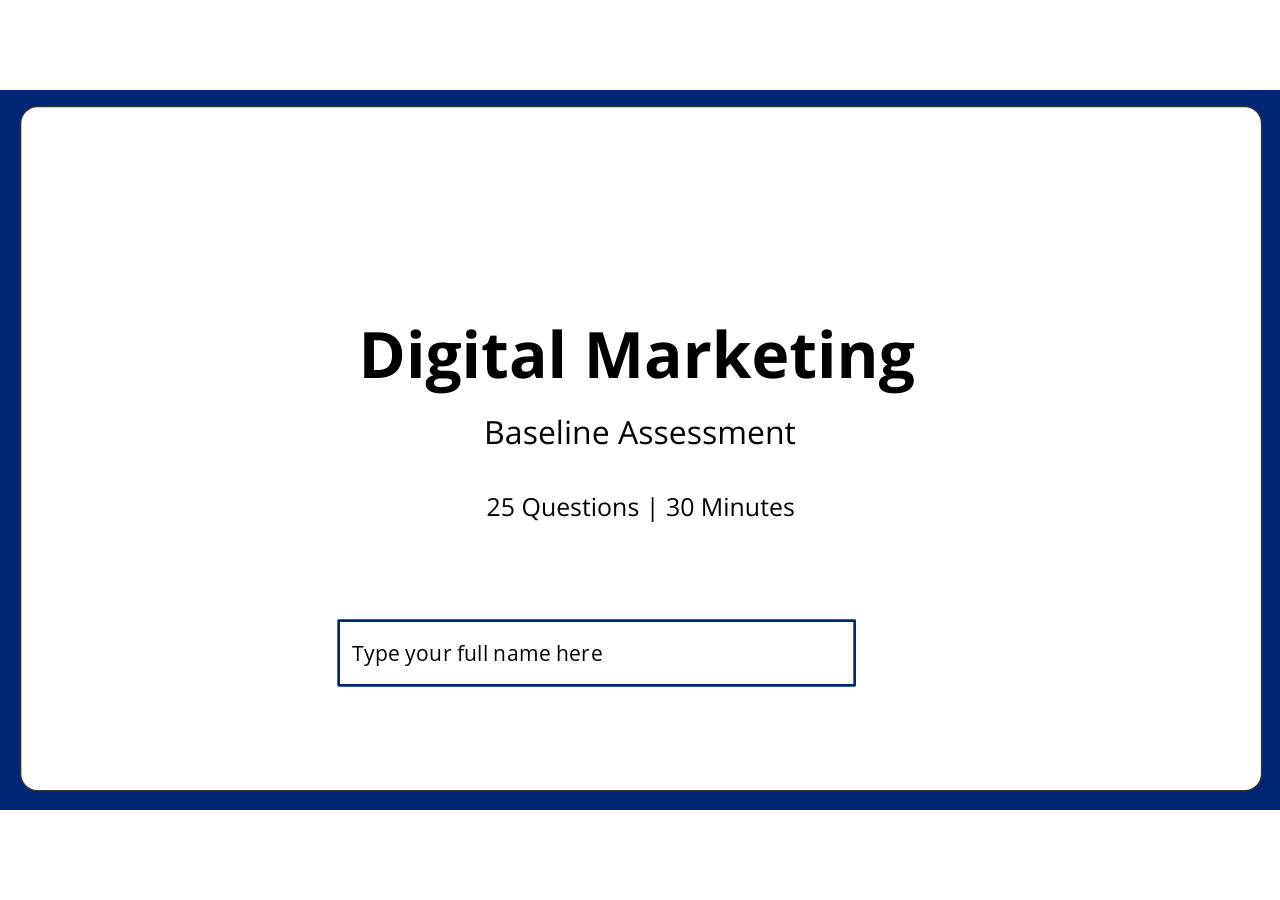
<file: digital-marketing-assessment/story.html>
﻿<!doctype html>
<html lang="en-US">
<head>
  <meta charset="utf-8">
  <!-- Created using Storyline 360 x64 - http://www.articulate.com  -->
  <!-- version: 3.112.36406.0 -->
  <title>Baseline Assessment - Digital Marketing</title>
  <meta http-equiv="x-ua-compatible" content="IE=edge"/>
  <meta name="viewport" content="width=device-width,initial-scale=1,user-scalable=no,shrink-to-fit=no,minimal-ui"/>
  <meta name="apple-mobile-web-app-capable" content="yes"/>
  <style>
    html, body { height: 100%; padding: 0; margin: 0 }
    #app { height: 100%; width: 100%; }
  </style>

  <script>
    window.DS = {};
    window.globals = {
      DATA_PATH_BASE: '',
      HAS_FRAME: true,
      HAS_SLIDE: true,

      lmsPresent: false,
      tinCanPresent: false,
      cmi5Present: false,
      aoSupport: false,
      scale: 'Scaled',
      captureRc: false,
      browserSize: 'optimal',
      bgColor: '#FFFFFF',
      features: 'DropInBase,JsInteractions,PlayerSizeOption,SlideLevelScale',
      themeName: 'unified',
      preloaderColor: '#FFFFFF',
      suppressAnalytics: true,
      productChannel: 'stable',
      publishSource: 'storyline',
      aid: 'aid|25a1740e-ef42-54a0-a844-3ba8317c683e',
      cid: 'd9c9009d-aabc-4526-8d45-367df7eaa92f',
      playerVersion: '3.112.36406.0',
      publishTimestamp: '2026-03-18T09:20:54.4474795Z',
      maxIosVideoElements: 10,
      connectionSettings: { message: 'You%20are%20offline.%20Trying%20to%20reconnect...', useDarkTheme: false, mode: 'disabled' },
      hasFeature: function(feature) {
        return this.features.split(',').includes(feature);
      },
      
      parseParams: function(qs) {
        if (window.globals.parsedParams != null) {
          return window.globals.parsedParams;
        }
        qs = (qs || window.location.search.substr(1)).split('+').join(' ');
        var params = {},
            tokens,
            re = /[?&]?([^=]+)=([^&]*)/g;

        while (tokens = re.exec(qs)) {
          params[decodeURIComponent(tokens[1]).trim()] =
            decodeURIComponent(tokens[2]).trim();
        }
        window.globals.parsedParams = params;
        return params;
      }

    };

    if (window.flagsUnderTest != null) {
      window.globals.features = window.flagsUnderTest.reduce((accum, feature) => {
        if (!accum.includes(feature)) {
          accum.push(feature);
        }
        return accum;
      }, window.globals.features.split(',')).join();
    }
  </script>
  <script>
    var isIe11 = ('ActiveXObject' in window || window.MSBlobBuilder != null)
      && window.msCrypto != null && !window.ActiveXObject;
    if (isIe11) {
      window.globals.unsupportedBrowser = true;
      document.write(atob('[base64]'));
    }
  </script>

  <script>
    if (window.globals.hasFeature('Localization')) {
      
      
    }
  </script>

  
  
  <script>window.THREE = { };</script>
  
</head>
<body style="background: #FFFFFF" class="cs-HTML theme-unified">
  <!-- 360 -->
  <script>!function(){var e,i=/iPhone/i,o=/iPod/i,n=/iPad/i,t=/\biOS-universal(?:.+)Mac\b/i,r=/\bAndroid(?:.+)Mobile\b/i,a=/Android/i,d=/(?:SD4930UR|\bSilk(?:.+)Mobile\b)/i,p=/Silk/i,l=/Windows Phone/i,u=/\bWindows(?:.+)ARM\b/i,b=/BlackBerry/i,s=/BB10/i,c=/Opera Mini/i,f=/\b(CriOS|Chrome)(?:.+)Mobile/i,h=/Mobile(?:.+)Firefox\b/i,v=function(e){return void 0!==e&&"MacIntel"===e.platform&&"number"==typeof e.maxTouchPoints&&e.maxTouchPoints>1&&"undefined"==typeof MSStream};e=function(e){var m={userAgent:"",platform:"",maxTouchPoints:0};e||"undefined"==typeof navigator?"string"==typeof e?m.userAgent=e:e&&e.userAgent&&(m={userAgent:e.userAgent,platform:e.platform,maxTouchPoints:e.maxTouchPoints||0}):m={userAgent:navigator.userAgent,platform:navigator.platform,maxTouchPoints:navigator.maxTouchPoints||0};var g=m.userAgent,y=g.split("[FBAN");void 0!==y[1]&&(g=y[0]),void 0!==(y=g.split("Twitter"))[1]&&(g=y[0]);var A=function(e){return function(i){return i.test(e)}}(g),w={apple:{phone:A(i)&&!A(l),ipod:A(o),tablet:!A(i)&&(A(n)||v(m))&&!A(l),universal:A(t),device:(A(i)||A(o)||A(n)||A(t)||v(m))&&!A(l)},amazon:{phone:A(d),tablet:!A(d)&&A(p),device:A(d)||A(p)},android:{phone:!A(l)&&A(d)||!A(l)&&A(r),tablet:!A(l)&&!A(d)&&!A(r)&&(A(p)||A(a)),device:!A(l)&&(A(d)||A(p)||A(r)||A(a))||A(/\bokhttp\b/i)},windows:{phone:A(l),tablet:A(u),device:A(l)||A(u)},other:{blackberry:A(b),blackberry10:A(s),opera:A(c),firefox:A(h),chrome:A(f),device:A(b)||A(s)||A(c)||A(h)||A(f)},any:!1,phone:!1,tablet:!1};return w.any=w.apple.device||w.android.device||w.windows.device||w.other.device,w.phone=w.apple.phone||w.android.phone||w.windows.phone,w.tablet=w.apple.tablet||w.android.tablet||w.windows.tablet,w}(),"object"==typeof exports&&"undefined"!=typeof module?module.exports=e:"function"==typeof define&&define.amd?define((function(){return e})):this.isMobile=e}();
    window.isMobile.apple.tablet = window.isMobile.apple.tablet ||
      (navigator.platform === 'MacIntel' && navigator.maxTouchPoints > 1);
    window.isMobile.apple.device = window.isMobile.apple.device || window.isMobile.apple.tablet;
    window.isMobile.tablet = window.isMobile.tablet || window.isMobile.apple.tablet;
    window.isMobile.any = window.isMobile.any || window.isMobile.apple.tablet;
  </script>

  <div id="focus-sink" tabindex="-1"></div>

  <div id="preso"></div>
  <script>
    (function() {

      var classTypes = [ 'desktop', 'mobile', 'phone', 'tablet' ];

      var addDeviceClasses = function(prefix, testObj) {
        var curr, i;
        for (i = 0; i < classTypes.length; i++) {
          curr = classTypes[i];
          if (testObj[curr]) {
            document.body.classList.add(prefix + curr);
          }
        }
      };

      var params = window.globals.parseParams(),
          isDevicePreview = params.devicepreview === '1',
          isPhoneOverride = params.deviceType === 'phone' || (isDevicePreview && params.phone == '1'),
          isTabletOverride = (params.deviceType === 'tablet' || isDevicePreview) && !isPhoneOverride,
          isMobileOverride = isPhoneOverride || isTabletOverride;

      var deviceView = {
        desktop: !window.isMobile.any && !isMobileOverride,
        mobile: window.isMobile.any || isMobileOverride,
        phone: isPhoneOverride || (window.isMobile.phone && !isTabletOverride),
        tablet: isTabletOverride || window.isMobile.tablet
      };

      window.globals.deviceView = deviceView;
      window.isMobile.desktop = !window.isMobile.any;
      window.isMobile.mobile = window.isMobile.any;

      addDeviceClasses('view-', deviceView);

    })();
  </script>
  
  <script src='story_content/triggers.js' type=text/javascript></script>
<script src='story_content/user.js' type=text/javascript></script>
  <div class="slide-loader"></div>

  <script>
    var doc = document, loader = doc.body.querySelector('.slide-loader'); [ 1, 2, 3 ].forEach(function(n) { var d = doc.createElement('div'); d.style.backgroundColor = window.globals.preloaderColor; d.classList.add('mobile-loader-dot'); d.classList.add('dot' + n); loader.appendChild(d); });
  </script>

  <div class="mobile-load-title-overlay" style="display: none">
    <div class="mobile-load-title">Baseline Assessment - Digital Marketing</div>
  </div>

  <div class="mobile-chrome-warning"></div>

  
<style>
  .warn-connection-dialog {
    display: none;
    background: transparent;
    pointer-events: all;
    position: fixed;
    left: 0;
    top: 0;
    width: 100%;
    height: 100%;
    z-index: 999;
  }

  .warn-connection-content {
    pointer-events: all;
    border-radius: 4px;
    background: white;
    border: 1px solid #E7E7E7;
    color: #333333;
    box-shadow: 0 2px 4px rgba(0, 0, 0, 0.25);
    transition: all 150ms ease-out;
    position: absolute;
    white-space: nowrap;
  }

  .view-phone.is-landscape .warn-connection-content {
    left: 23px;
    bottom: 23px;
  }

  .view-tablet.is-landscape .warn-connection-content {
    left: 50%;
    top: 20px;
    transform: translateX(-50%);
  }

  .view-mobile.is-portrait .warn-connection-content {
    transform: translate(-50%, calc(-100% - 15px));
  }

  .warn-connection-content p {
    display: inline-block;
    margin: 0 8px 0 0;
    line-height: 33px;
    font-size: 11px;
  }

  .warn-connection-content svg {
    position: relative;
    vertical-align: middle;
    margin: 0 2px 2px 8px;
  }

  .view-desktop .warn-connection-content {
    left: 1.5em;
    bottom: 1.5em;
  }

  .view-desktop .warn-connection-content p {
    font-size: 1.1em;
  }

  .is-offline .warn-connection-dialog {
    display: block;
  }

  .is-offline .cs-panel * {
    pointer-events: none !important;
  }

  .is-offline .cs-panel {
    pointer-events: all !important;
  }

  .is-offline #nav-controls * {
    pointer-events: none !important;
  }

  .is-offline #nav-controls {
    pointer-events: all !important;
  }
</style>

<div class="warn-connection-dialog" role="alertdialog" aria-modal="true" tabindex="0" aria-labelledby="warn-connection-message">
  <div class="warn-connection-content">
    <svg width="17" height="15" viewBox="0 0 17 15" xmlns="http://www.w3.org/2000/svg">
      <path fill="#8F0000" stroke="white" d="M16.07,12.98 L15.88,12.23 L9.51,1.21 C8.97,0.26,7.6,0.26,7.06,1.21 L0.69,12.23 C0.15,13.16,0.81,14.36,1.91,14.36 H14.65 C15.47,14.36,16.05,13.7,16.07,12.98 Z"/>
      <path fill="white" stroke="white" d="M8.58,5.5 C8.35,5.28,8.5,5.35,8.21,5.32 C8.09,5.35,7.97,5.49,7.96,5.67 C7.97,5.79,7.98,5.92,7.98,6.04 L7.98,6.04 C7.99,6.17,8,6.31,8.01,6.43 L8.01,6.44 C8.03,6.92,8.06,7.41,8.09,7.9 L8.09,7.9 C8.12,8.39,8.14,8.88,8.17,9.37 C8.17,9.39,8.18,9.42,8.2,9.44 C8.23,9.46,8.25,9.47,8.28,9.47 C8.31,9.47,8.34,9.46,8.35,9.44 C8.37,9.43,8.38,9.4,8.39,9.35 L8.39,9.34 C8.39,9.24,8.4,9.15,8.4,9.05 L8.4,9.05 C8.41,8.96,8.41,8.86,8.42,8.75 C8.43,8.44,8.45,8.12,8.47,7.81 L8.47,7.81 C8.49,7.49,8.51,7.18,8.53,6.87 C8.55,6.46,8.56,6.05,8.59,5.64 L8.6,5.62 C8.6,5.57,8.59,5.53,8.58,5.5 L8.21,5.32 Z"/>
      <circle fill="white" stroke="white" cx="8.3" cy="11.35" r="0.3"/>
    </svg>
    <p id="warn-connection-message">You are offline. Trying to reconnect...</p>
  </div>
</div>

<script>
  (function() {
    window.DS.connection = {
      warningShown: false,
      assets: {},
      loadingAssetGroup: false,
      retryDelay: 500
    };

    var connectionSettings = window.globals.connectionSettings || {};

    var useConnectionMessages = window.AbortController != null &&
      window.location.protocol != 'file:' &&
      connectionSettings.mode === 'normal';

    window.DS.connection.useConnectionMessages = useConnectionMessages;

    var assetCount = 0;
    var checkLoadedId;


    if (useConnectionMessages && connectionSettings != null) {
      var contentEl = document.querySelector('.warn-connection-content');
      var messageEl = contentEl.querySelector('p');

      if (connectionSettings.useDarkTheme) {
        contentEl.style.borderColor = '#BABBBA';
        contentEl.style.backgroundColor = '#282828';
        contentEl.style.color = '#FFFFFF';
      }

      if (connectionSettings.message != null) {
        messageEl.textContent = window.decodeURIComponent(connectionSettings.message);
      }
    }

    function checkAssetsReady() {
      for (var i in DS.connection.assets) {
        if (!DS.connection.assets[i].success) {
          return false;
        }
      }
      return true;
    }

    function stopAssetGroup() {
      if (!useConnectionMessages) { return; }

      assetCount = 0;

      DS.connection.oldAssetGroup = DS.connection.assets;
      DS.connection.assets = {};
      DS.connection.loadingAssetGroup = false;
      clearInterval(checkLoadedId);
    }

    function startAssetGroup() {
      if (!useConnectionMessages) { return; }
      var ticks = 0;
      clearInterval(checkLoadedId);
      checkLoadedId = setInterval(function() {
        var loaded = 0;
        if (assetCount === 0 && loaded === 0) {
          clearInterval(checkLoadedId);
          return;
        }

        for (var i in DS.connection.assets) {
          if (DS.connection.assets[i].success) {
            loaded++;
          }
        }

        if (assetCount === loaded && checkAssetsReady()) {
          for (var i in DS.connection.assets) {
            if (DS.connection.assets[i].action) {
              DS.connection.assets[i].action();
            }
          }
          hideWarning();
          stopAssetGroup();
        }
      }, 100)
    }

    function requiredAsset(url, action, retry, type) {
      if (!useConnectionMessages) { return; }
      if (DS.connection.assets[url]) { return; }

      DS.connection.assets[url] = {
        success: false, action: action, retry: retry, type: type
      };
      assetCount = Object.keys(DS.connection.assets).length;
      if (!DS.connection.loadingAssetGroup) {
        startAssetGroup();
      }
      DS.connection.loadingAssetGroup = true;
    }

    function assetLoaded(url) {
      if (!useConnectionMessages) { return; }
      if (DS.connection.assets[url]) {
        DS.connection.assets[url].success = true;
      }
    }

    function assetFailed(url) {
      if (!useConnectionMessages) { return; }
      if (!DS.connection.assets[url]) {
        if (/\.js$/.test(url) && url.indexOf('transcripts') === -1) {
          setTimeout(function() {
            if (DS.connection.lastSlideLoaded != null) {
              DS.connection.lastSlideLoaded();
            }
          }, DS.connection.retryDelay);
        }
        return;
      }
      if (!DS.connection.warningShown) { showWarning(); }
      if (DS.connection.assets[url].retry) {
        setTimeout(function() {
          if (!DS.connection.assets[url].success) {
            DS.connection.assets[url].retry()
          }
        }, DS.connection.retryDelay);
      }
    }

    function hideWarning() {
      document.body.classList.remove('is-offline');
      DS.connection.warningShown = false;
      enableKeys();
    }
    DS.connection.hideWarning = hideWarning

    function showWarning(btn) {
      document.body.classList.add('is-offline')
      DS.connection.warningShown = true;
      updateWarningPosition();
      disableKeys();
    }

    function updateWarningPosition() {
      if (!DS.connection.warningShown) {
        return;
      }

      var isPortrait = document.body.classList.contains('is-portrait');
      var isMobile = document.body.classList.contains('view-mobile');
      var warningEl = document.querySelector('.warn-connection-content');

      if (isPortrait && isMobile) {
        var slide = document.querySelector('.primary-slide');
        var slideRect = slide != null
          ? slide.getBoundingClientRect()
          : { top: window.innerHeight, left: 0, width: window.innerWidth };

        warningEl.style.top = `${slideRect.top}px`
        warningEl.style.left = `${slideRect.left + slideRect.width / 2}px`
      } else {
        warningEl.style.top = null;
        warningEl.style.left = null;
      }

      window.requestAnimationFrame(updateWarningPosition);
    }

    function onDisableKeyDown(e) {
      e.preventDefault();
      e.stopImmediatePropagation();
    }

    function onDisableKeyUp(e) {
      e.preventDefault();
      e.stopImmediatePropagation();
    }

    var accStyle = document.createElement('style');
    var warnDialogEl = document.querySelector('.warn-connection-dialog');

    function disableKeys() {
      if (DS.views && DS.views.nsStack && DS.views.nsStack.length === 1) {
        DS.views.nsStack[0].tabReachable = false
        DS.views.nsStack[0].updateTabIndex(true);
      }

      accStyle.innerHTML = '.acc-shadow-dom { display: none; }';
      document.body.appendChild(accStyle);

      warnDialogEl.parentNode.append(warnDialogEl);
      warnDialogEl.focus();
    }

    function enableKeys() {
      accStyle.remove();
      if (DS.views && DS.views.nsStack && DS.views.nsStack.length === 1 && DS.views.nsStack[0].name === '_frame') {
        DS.views.nsStack[0].tabReachable = true;
        DS.views.nsStack[0].updateTabIndex();
      }
    }

    // these will all be noops if the feature flag isn't set in
    // the data and `window.globals.features`
    DS.connection.requiredAsset = requiredAsset;
    DS.connection.assetLoaded = assetLoaded;
    DS.connection.assetFailed = assetFailed;
    DS.connection.stopAssetGroup = stopAssetGroup;
    DS.connection.startAssetGroup = startAssetGroup;
  })();
</script>


  <script>
    
    if (window.autoSpider && window.vInterfaceObject) {
      document.querySelector('.mobile-load-title-overlay').style.display = 'none';
    }
  </script>

  

  <link rel="stylesheet" href="html5/data/css/output.min.css" data-noprefix/>
</body>
<script src="html5/lib/scripts/bootstrapper.min.js"></script>
</html>
</file>
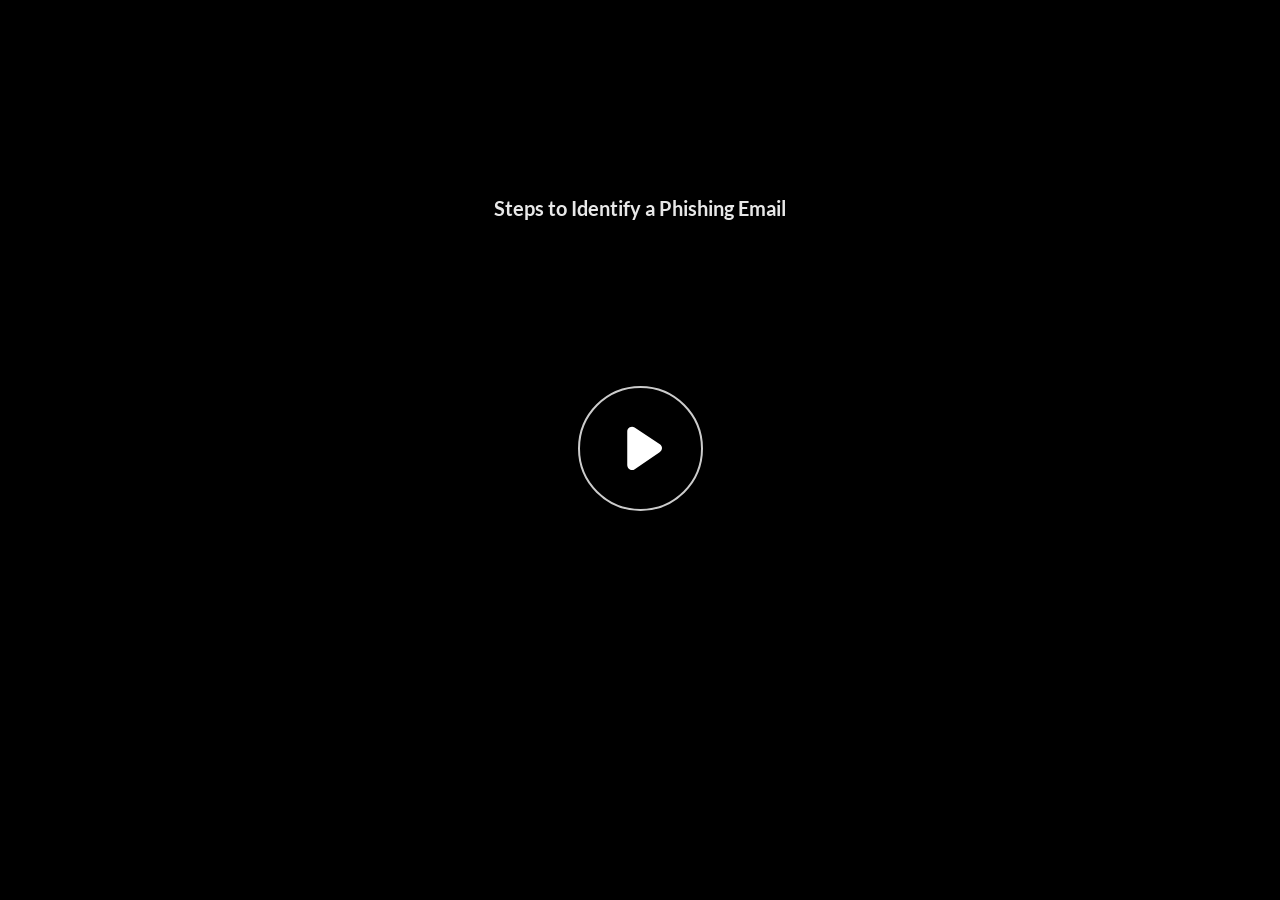
<file: phishing-email-course/assets/2jRRvC7wutT6_44q/story.html>
﻿<!doctype html>
<html lang="en-US">
<head>
  <meta charset="utf-8">
  <!-- Created using Storyline 360 x64 - http://www.articulate.com  -->
  <!-- version: 3.112.36406.0 -->
  <title>Steps to Identify a Phishing Email</title>
  <meta http-equiv="x-ua-compatible" content="IE=edge"/>
  <meta name="viewport" content="width=device-width,initial-scale=1,user-scalable=no,shrink-to-fit=no,minimal-ui"/>
  <meta name="apple-mobile-web-app-capable" content="yes"/>
  <style>
    html, body { height: 100%; padding: 0; margin: 0 }
    #app { height: 100%; width: 100%; }
  </style>

  <script>
    window.DS = {};
    window.globals = {
      DATA_PATH_BASE: '',
      HAS_FRAME: true,
      HAS_SLIDE: true,

      lmsPresent: false,
      tinCanPresent: false,
      cmi5Present: false,
      aoSupport: false,
      scale: 'Scaled',
      captureRc: false,
      browserSize: 'optimal',
      bgColor: '#282828',
      features: 'DropInBase,JsInteractions,PlayerSizeOption,SlideLevelScale',
      themeName: 'unified',
      preloaderColor: '#FFFFFF',
      suppressAnalytics: true,
      productChannel: 'stable',
      publishSource: 'storyline',
      aid: 'aid|25a1740e-ef42-54a0-a844-3ba8317c683e',
      cid: '9551b3c4-0afa-40e3-bd83-ad3eb252a607',
      playerVersion: '3.112.36406.0',
      publishTimestamp: '2026-03-18T14:55:20.2582076Z',
      maxIosVideoElements: 10,
      connectionSettings: { message: 'You%20are%20offline.%20Trying%20to%20reconnect...', useDarkTheme: false, mode: 'disabled' },
      hasFeature: function(feature) {
        return this.features.split(',').includes(feature);
      },
      
      parseParams: function(qs) {
        if (window.globals.parsedParams != null) {
          return window.globals.parsedParams;
        }
        qs = (qs || window.location.search.substr(1)).split('+').join(' ');
        var params = {},
            tokens,
            re = /[?&]?([^=]+)=([^&]*)/g;

        while (tokens = re.exec(qs)) {
          params[decodeURIComponent(tokens[1]).trim()] =
            decodeURIComponent(tokens[2]).trim();
        }
        window.globals.parsedParams = params;
        return params;
      }

    };

    if (window.flagsUnderTest != null) {
      window.globals.features = window.flagsUnderTest.reduce((accum, feature) => {
        if (!accum.includes(feature)) {
          accum.push(feature);
        }
        return accum;
      }, window.globals.features.split(',')).join();
    }
  </script>
  <script>
    var isIe11 = ('ActiveXObject' in window || window.MSBlobBuilder != null)
      && window.msCrypto != null && !window.ActiveXObject;
    if (isIe11) {
      window.globals.unsupportedBrowser = true;
      document.write(atob('[base64]'));
    }
  </script>

  <script>
    if (window.globals.hasFeature('Localization')) {
      
      
    }
  </script>

  
  <script src='lms/scormdriver.js' type=text/javascript></script>
  <script>window.THREE = { };</script>
  
<meta name="robots" content="noindex, nofollow"></head>
<body style="background: #282828" class="cs-HTML theme-unified">
  <script id="360-player-interface" type="text/javascript" src="../../lib/player-interface.js"></script>
  <script>!function(){var e,i=/iPhone/i,o=/iPod/i,n=/iPad/i,t=/\biOS-universal(?:.+)Mac\b/i,r=/\bAndroid(?:.+)Mobile\b/i,a=/Android/i,d=/(?:SD4930UR|\bSilk(?:.+)Mobile\b)/i,p=/Silk/i,l=/Windows Phone/i,u=/\bWindows(?:.+)ARM\b/i,b=/BlackBerry/i,s=/BB10/i,c=/Opera Mini/i,f=/\b(CriOS|Chrome)(?:.+)Mobile/i,h=/Mobile(?:.+)Firefox\b/i,v=function(e){return void 0!==e&&"MacIntel"===e.platform&&"number"==typeof e.maxTouchPoints&&e.maxTouchPoints>1&&"undefined"==typeof MSStream};e=function(e){var m={userAgent:"",platform:"",maxTouchPoints:0};e||"undefined"==typeof navigator?"string"==typeof e?m.userAgent=e:e&&e.userAgent&&(m={userAgent:e.userAgent,platform:e.platform,maxTouchPoints:e.maxTouchPoints||0}):m={userAgent:navigator.userAgent,platform:navigator.platform,maxTouchPoints:navigator.maxTouchPoints||0};var g=m.userAgent,y=g.split("[FBAN");void 0!==y[1]&&(g=y[0]),void 0!==(y=g.split("Twitter"))[1]&&(g=y[0]);var A=function(e){return function(i){return i.test(e)}}(g),w={apple:{phone:A(i)&&!A(l),ipod:A(o),tablet:!A(i)&&(A(n)||v(m))&&!A(l),universal:A(t),device:(A(i)||A(o)||A(n)||A(t)||v(m))&&!A(l)},amazon:{phone:A(d),tablet:!A(d)&&A(p),device:A(d)||A(p)},android:{phone:!A(l)&&A(d)||!A(l)&&A(r),tablet:!A(l)&&!A(d)&&!A(r)&&(A(p)||A(a)),device:!A(l)&&(A(d)||A(p)||A(r)||A(a))||A(/\bokhttp\b/i)},windows:{phone:A(l),tablet:A(u),device:A(l)||A(u)},other:{blackberry:A(b),blackberry10:A(s),opera:A(c),firefox:A(h),chrome:A(f),device:A(b)||A(s)||A(c)||A(h)||A(f)},any:!1,phone:!1,tablet:!1};return w.any=w.apple.device||w.android.device||w.windows.device||w.other.device,w.phone=w.apple.phone||w.android.phone||w.windows.phone,w.tablet=w.apple.tablet||w.android.tablet||w.windows.tablet,w}(),"object"==typeof exports&&"undefined"!=typeof module?module.exports=e:"function"==typeof define&&define.amd?define((function(){return e})):this.isMobile=e}();
    window.isMobile.apple.tablet = window.isMobile.apple.tablet ||
      (navigator.platform === 'MacIntel' && navigator.maxTouchPoints > 1);
    window.isMobile.apple.device = window.isMobile.apple.device || window.isMobile.apple.tablet;
    window.isMobile.tablet = window.isMobile.tablet || window.isMobile.apple.tablet;
    window.isMobile.any = window.isMobile.any || window.isMobile.apple.tablet;
  </script>

  <div id="focus-sink" tabindex="-1"></div>

  <div id="preso"></div>
  <script>
    (function() {

      var classTypes = [ 'desktop', 'mobile', 'phone', 'tablet' ];

      var addDeviceClasses = function(prefix, testObj) {
        var curr, i;
        for (i = 0; i < classTypes.length; i++) {
          curr = classTypes[i];
          if (testObj[curr]) {
            document.body.classList.add(prefix + curr);
          }
        }
      };

      var params = window.globals.parseParams(),
          isDevicePreview = params.devicepreview === '1',
          isPhoneOverride = params.deviceType === 'phone' || (isDevicePreview && params.phone == '1'),
          isTabletOverride = (params.deviceType === 'tablet' || isDevicePreview) && !isPhoneOverride,
          isMobileOverride = isPhoneOverride || isTabletOverride;

      var deviceView = {
        desktop: !window.isMobile.any && !isMobileOverride,
        mobile: window.isMobile.any || isMobileOverride,
        phone: isPhoneOverride || (window.isMobile.phone && !isTabletOverride),
        tablet: isTabletOverride || window.isMobile.tablet
      };

      window.globals.deviceView = deviceView;
      window.isMobile.desktop = !window.isMobile.any;
      window.isMobile.mobile = window.isMobile.any;

      addDeviceClasses('view-', deviceView);

    })();
  </script>
  
  <script src='story_content/triggers.js' type=text/javascript></script>
<script src='story_content/user.js' type=text/javascript></script>
  <div class="slide-loader"></div>

  <script>
    var doc = document, loader = doc.body.querySelector('.slide-loader'); [ 1, 2, 3 ].forEach(function(n) { var d = doc.createElement('div'); d.style.backgroundColor = window.globals.preloaderColor; d.classList.add('mobile-loader-dot'); d.classList.add('dot' + n); loader.appendChild(d); });
  </script>

  <div class="mobile-load-title-overlay" style="display: none">
    <div class="mobile-load-title">Steps to Identify a Phishing Email</div>
  </div>

  <div class="mobile-chrome-warning"></div>

  
<style>
  .warn-connection-dialog {
    display: none;
    background: transparent;
    pointer-events: all;
    position: fixed;
    left: 0;
    top: 0;
    width: 100%;
    height: 100%;
    z-index: 999;
  }

  .warn-connection-content {
    pointer-events: all;
    border-radius: 4px;
    background: white;
    border: 1px solid #E7E7E7;
    color: #333333;
    box-shadow: 0 2px 4px rgba(0, 0, 0, 0.25);
    transition: all 150ms ease-out;
    position: absolute;
    white-space: nowrap;
  }

  .view-phone.is-landscape .warn-connection-content {
    left: 23px;
    bottom: 23px;
  }

  .view-tablet.is-landscape .warn-connection-content {
    left: 50%;
    top: 20px;
    transform: translateX(-50%);
  }

  .view-mobile.is-portrait .warn-connection-content {
    transform: translate(-50%, calc(-100% - 15px));
  }

  .warn-connection-content p {
    display: inline-block;
    margin: 0 8px 0 0;
    line-height: 33px;
    font-size: 11px;
  }

  .warn-connection-content svg {
    position: relative;
    vertical-align: middle;
    margin: 0 2px 2px 8px;
  }

  .view-desktop .warn-connection-content {
    left: 1.5em;
    bottom: 1.5em;
  }

  .view-desktop .warn-connection-content p {
    font-size: 1.1em;
  }

  .is-offline .warn-connection-dialog {
    display: block;
  }

  .is-offline .cs-panel * {
    pointer-events: none !important;
  }

  .is-offline .cs-panel {
    pointer-events: all !important;
  }

  .is-offline #nav-controls * {
    pointer-events: none !important;
  }

  .is-offline #nav-controls {
    pointer-events: all !important;
  }
</style>

<div class="warn-connection-dialog" role="alertdialog" aria-modal="true" tabindex="0" aria-labelledby="warn-connection-message">
  <div class="warn-connection-content">
    <svg width="17" height="15" viewBox="0 0 17 15" xmlns="http://www.w3.org/2000/svg">
      <path fill="#8F0000" stroke="white" d="M16.07,12.98 L15.88,12.23 L9.51,1.21 C8.97,0.26,7.6,0.26,7.06,1.21 L0.69,12.23 C0.15,13.16,0.81,14.36,1.91,14.36 H14.65 C15.47,14.36,16.05,13.7,16.07,12.98 Z"/>
      <path fill="white" stroke="white" d="M8.58,5.5 C8.35,5.28,8.5,5.35,8.21,5.32 C8.09,5.35,7.97,5.49,7.96,5.67 C7.97,5.79,7.98,5.92,7.98,6.04 L7.98,6.04 C7.99,6.17,8,6.31,8.01,6.43 L8.01,6.44 C8.03,6.92,8.06,7.41,8.09,7.9 L8.09,7.9 C8.12,8.39,8.14,8.88,8.17,9.37 C8.17,9.39,8.18,9.42,8.2,9.44 C8.23,9.46,8.25,9.47,8.28,9.47 C8.31,9.47,8.34,9.46,8.35,9.44 C8.37,9.43,8.38,9.4,8.39,9.35 L8.39,9.34 C8.39,9.24,8.4,9.15,8.4,9.05 L8.4,9.05 C8.41,8.96,8.41,8.86,8.42,8.75 C8.43,8.44,8.45,8.12,8.47,7.81 L8.47,7.81 C8.49,7.49,8.51,7.18,8.53,6.87 C8.55,6.46,8.56,6.05,8.59,5.64 L8.6,5.62 C8.6,5.57,8.59,5.53,8.58,5.5 L8.21,5.32 Z"/>
      <circle fill="white" stroke="white" cx="8.3" cy="11.35" r="0.3"/>
    </svg>
    <p id="warn-connection-message">You are offline. Trying to reconnect...</p>
  </div>
</div>

<script>
  (function() {
    window.DS.connection = {
      warningShown: false,
      assets: {},
      loadingAssetGroup: false,
      retryDelay: 500
    };

    var connectionSettings = window.globals.connectionSettings || {};

    var useConnectionMessages = window.AbortController != null &&
      window.location.protocol != 'file:' &&
      connectionSettings.mode === 'normal';

    window.DS.connection.useConnectionMessages = useConnectionMessages;

    var assetCount = 0;
    var checkLoadedId;


    if (useConnectionMessages && connectionSettings != null) {
      var contentEl = document.querySelector('.warn-connection-content');
      var messageEl = contentEl.querySelector('p');

      if (connectionSettings.useDarkTheme) {
        contentEl.style.borderColor = '#BABBBA';
        contentEl.style.backgroundColor = '#282828';
        contentEl.style.color = '#FFFFFF';
      }

      if (connectionSettings.message != null) {
        messageEl.textContent = window.decodeURIComponent(connectionSettings.message);
      }
    }

    function checkAssetsReady() {
      for (var i in DS.connection.assets) {
        if (!DS.connection.assets[i].success) {
          return false;
        }
      }
      return true;
    }

    function stopAssetGroup() {
      if (!useConnectionMessages) { return; }

      assetCount = 0;

      DS.connection.oldAssetGroup = DS.connection.assets;
      DS.connection.assets = {};
      DS.connection.loadingAssetGroup = false;
      clearInterval(checkLoadedId);
    }

    function startAssetGroup() {
      if (!useConnectionMessages) { return; }
      var ticks = 0;
      clearInterval(checkLoadedId);
      checkLoadedId = setInterval(function() {
        var loaded = 0;
        if (assetCount === 0 && loaded === 0) {
          clearInterval(checkLoadedId);
          return;
        }

        for (var i in DS.connection.assets) {
          if (DS.connection.assets[i].success) {
            loaded++;
          }
        }

        if (assetCount === loaded && checkAssetsReady()) {
          for (var i in DS.connection.assets) {
            if (DS.connection.assets[i].action) {
              DS.connection.assets[i].action();
            }
          }
          hideWarning();
          stopAssetGroup();
        }
      }, 100)
    }

    function requiredAsset(url, action, retry, type) {
      if (!useConnectionMessages) { return; }
      if (DS.connection.assets[url]) { return; }

      DS.connection.assets[url] = {
        success: false, action: action, retry: retry, type: type
      };
      assetCount = Object.keys(DS.connection.assets).length;
      if (!DS.connection.loadingAssetGroup) {
        startAssetGroup();
      }
      DS.connection.loadingAssetGroup = true;
    }

    function assetLoaded(url) {
      if (!useConnectionMessages) { return; }
      if (DS.connection.assets[url]) {
        DS.connection.assets[url].success = true;
      }
    }

    function assetFailed(url) {
      if (!useConnectionMessages) { return; }
      if (!DS.connection.assets[url]) {
        if (/\.js$/.test(url) && url.indexOf('transcripts') === -1) {
          setTimeout(function() {
            if (DS.connection.lastSlideLoaded != null) {
              DS.connection.lastSlideLoaded();
            }
          }, DS.connection.retryDelay);
        }
        return;
      }
      if (!DS.connection.warningShown) { showWarning(); }
      if (DS.connection.assets[url].retry) {
        setTimeout(function() {
          if (!DS.connection.assets[url].success) {
            DS.connection.assets[url].retry()
          }
        }, DS.connection.retryDelay);
      }
    }

    function hideWarning() {
      document.body.classList.remove('is-offline');
      DS.connection.warningShown = false;
      enableKeys();
    }
    DS.connection.hideWarning = hideWarning

    function showWarning(btn) {
      document.body.classList.add('is-offline')
      DS.connection.warningShown = true;
      updateWarningPosition();
      disableKeys();
    }

    function updateWarningPosition() {
      if (!DS.connection.warningShown) {
        return;
      }

      var isPortrait = document.body.classList.contains('is-portrait');
      var isMobile = document.body.classList.contains('view-mobile');
      var warningEl = document.querySelector('.warn-connection-content');

      if (isPortrait && isMobile) {
        var slide = document.querySelector('.primary-slide');
        var slideRect = slide != null
          ? slide.getBoundingClientRect()
          : { top: window.innerHeight, left: 0, width: window.innerWidth };

        warningEl.style.top = `${slideRect.top}px`
        warningEl.style.left = `${slideRect.left + slideRect.width / 2}px`
      } else {
        warningEl.style.top = null;
        warningEl.style.left = null;
      }

      window.requestAnimationFrame(updateWarningPosition);
    }

    function onDisableKeyDown(e) {
      e.preventDefault();
      e.stopImmediatePropagation();
    }

    function onDisableKeyUp(e) {
      e.preventDefault();
      e.stopImmediatePropagation();
    }

    var accStyle = document.createElement('style');
    var warnDialogEl = document.querySelector('.warn-connection-dialog');

    function disableKeys() {
      if (DS.views && DS.views.nsStack && DS.views.nsStack.length === 1) {
        DS.views.nsStack[0].tabReachable = false
        DS.views.nsStack[0].updateTabIndex(true);
      }

      accStyle.innerHTML = '.acc-shadow-dom { display: none; }';
      document.body.appendChild(accStyle);

      warnDialogEl.parentNode.append(warnDialogEl);
      warnDialogEl.focus();
    }

    function enableKeys() {
      accStyle.remove();
      if (DS.views && DS.views.nsStack && DS.views.nsStack.length === 1 && DS.views.nsStack[0].name === '_frame') {
        DS.views.nsStack[0].tabReachable = true;
        DS.views.nsStack[0].updateTabIndex();
      }
    }

    // these will all be noops if the feature flag isn't set in
    // the data and `window.globals.features`
    DS.connection.requiredAsset = requiredAsset;
    DS.connection.assetLoaded = assetLoaded;
    DS.connection.assetFailed = assetFailed;
    DS.connection.stopAssetGroup = stopAssetGroup;
    DS.connection.startAssetGroup = startAssetGroup;
  })();
</script>


  <script>
    
    if (window.autoSpider && window.vInterfaceObject) {
      document.querySelector('.mobile-load-title-overlay').style.display = 'none';
    }
  </script>

  

  <link rel="stylesheet" href="html5/data/css/output.min.css" data-noprefix/>
</body>
<script src="html5/lib/scripts/bootstrapper.min.js"></script>
</html>
</file>
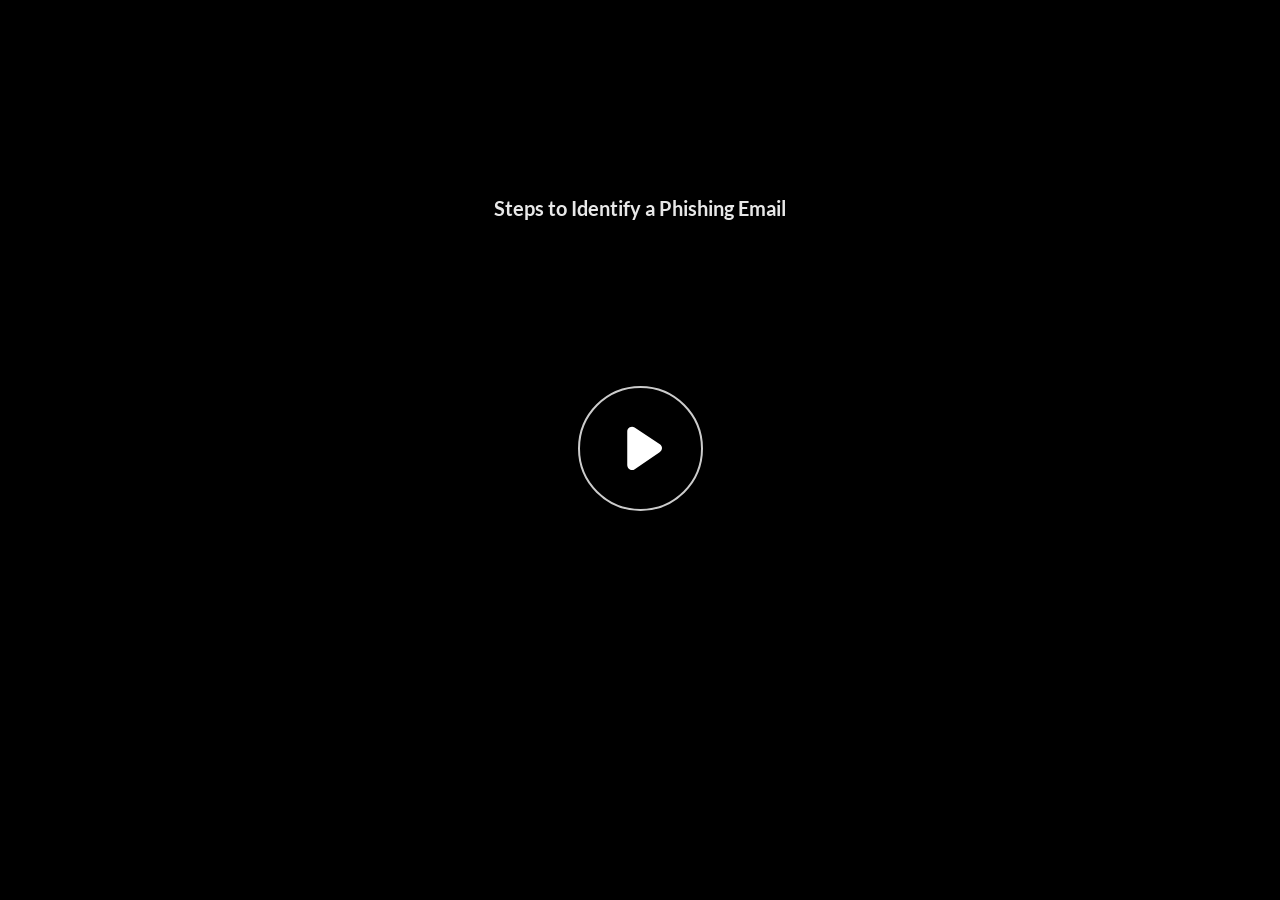
<file: phishing-email-course/assets/ogW4bFi2Yy-Gl954/story.html>
﻿<!doctype html>
<html lang="en-US">
<head>
  <meta charset="utf-8">
  <!-- Created using Storyline 360 x64 - http://www.articulate.com  -->
  <!-- version: 3.112.36406.0 -->
  <title>Steps to Identify a Phishing Email</title>
  <meta http-equiv="x-ua-compatible" content="IE=edge"/>
  <meta name="viewport" content="width=device-width,initial-scale=1,user-scalable=no,shrink-to-fit=no,minimal-ui"/>
  <meta name="apple-mobile-web-app-capable" content="yes"/>
  <style>
    html, body { height: 100%; padding: 0; margin: 0 }
    #app { height: 100%; width: 100%; }
  </style>

  <script>
    window.DS = {};
    window.globals = {
      DATA_PATH_BASE: '',
      HAS_FRAME: true,
      HAS_SLIDE: true,

      lmsPresent: false,
      tinCanPresent: false,
      cmi5Present: false,
      aoSupport: false,
      scale: 'Scaled',
      captureRc: false,
      browserSize: 'optimal',
      bgColor: '#282828',
      features: 'DropInBase,JsInteractions,PlayerSizeOption,SlideLevelScale',
      themeName: 'unified',
      preloaderColor: '#FFFFFF',
      suppressAnalytics: true,
      productChannel: 'stable',
      publishSource: 'storyline',
      aid: 'aid|25a1740e-ef42-54a0-a844-3ba8317c683e',
      cid: '9551b3c4-0afa-40e3-bd83-ad3eb252a607',
      playerVersion: '3.112.36406.0',
      publishTimestamp: '2026-03-17T09:42:30.1256805Z',
      maxIosVideoElements: 10,
      connectionSettings: { message: 'You%20are%20offline.%20Trying%20to%20reconnect...', useDarkTheme: false, mode: 'disabled' },
      hasFeature: function(feature) {
        return this.features.split(',').includes(feature);
      },
      
      parseParams: function(qs) {
        if (window.globals.parsedParams != null) {
          return window.globals.parsedParams;
        }
        qs = (qs || window.location.search.substr(1)).split('+').join(' ');
        var params = {},
            tokens,
            re = /[?&]?([^=]+)=([^&]*)/g;

        while (tokens = re.exec(qs)) {
          params[decodeURIComponent(tokens[1]).trim()] =
            decodeURIComponent(tokens[2]).trim();
        }
        window.globals.parsedParams = params;
        return params;
      }

    };

    if (window.flagsUnderTest != null) {
      window.globals.features = window.flagsUnderTest.reduce((accum, feature) => {
        if (!accum.includes(feature)) {
          accum.push(feature);
        }
        return accum;
      }, window.globals.features.split(',')).join();
    }
  </script>
  <script>
    var isIe11 = ('ActiveXObject' in window || window.MSBlobBuilder != null)
      && window.msCrypto != null && !window.ActiveXObject;
    if (isIe11) {
      window.globals.unsupportedBrowser = true;
      document.write(atob('[base64]'));
    }
  </script>

  <script>
    if (window.globals.hasFeature('Localization')) {
      
      
    }
  </script>

  
  <script src='lms/scormdriver.js' type=text/javascript></script>
  <script>window.THREE = { };</script>
  
<meta name="robots" content="noindex, nofollow"></head>
<body style="background: #282828" class="cs-HTML theme-unified">
  <script id="360-player-interface" type="text/javascript" src="../../lib/player-interface.js"></script>
  <script>!function(){var e,i=/iPhone/i,o=/iPod/i,n=/iPad/i,t=/\biOS-universal(?:.+)Mac\b/i,r=/\bAndroid(?:.+)Mobile\b/i,a=/Android/i,d=/(?:SD4930UR|\bSilk(?:.+)Mobile\b)/i,p=/Silk/i,l=/Windows Phone/i,u=/\bWindows(?:.+)ARM\b/i,b=/BlackBerry/i,s=/BB10/i,c=/Opera Mini/i,f=/\b(CriOS|Chrome)(?:.+)Mobile/i,h=/Mobile(?:.+)Firefox\b/i,v=function(e){return void 0!==e&&"MacIntel"===e.platform&&"number"==typeof e.maxTouchPoints&&e.maxTouchPoints>1&&"undefined"==typeof MSStream};e=function(e){var m={userAgent:"",platform:"",maxTouchPoints:0};e||"undefined"==typeof navigator?"string"==typeof e?m.userAgent=e:e&&e.userAgent&&(m={userAgent:e.userAgent,platform:e.platform,maxTouchPoints:e.maxTouchPoints||0}):m={userAgent:navigator.userAgent,platform:navigator.platform,maxTouchPoints:navigator.maxTouchPoints||0};var g=m.userAgent,y=g.split("[FBAN");void 0!==y[1]&&(g=y[0]),void 0!==(y=g.split("Twitter"))[1]&&(g=y[0]);var A=function(e){return function(i){return i.test(e)}}(g),w={apple:{phone:A(i)&&!A(l),ipod:A(o),tablet:!A(i)&&(A(n)||v(m))&&!A(l),universal:A(t),device:(A(i)||A(o)||A(n)||A(t)||v(m))&&!A(l)},amazon:{phone:A(d),tablet:!A(d)&&A(p),device:A(d)||A(p)},android:{phone:!A(l)&&A(d)||!A(l)&&A(r),tablet:!A(l)&&!A(d)&&!A(r)&&(A(p)||A(a)),device:!A(l)&&(A(d)||A(p)||A(r)||A(a))||A(/\bokhttp\b/i)},windows:{phone:A(l),tablet:A(u),device:A(l)||A(u)},other:{blackberry:A(b),blackberry10:A(s),opera:A(c),firefox:A(h),chrome:A(f),device:A(b)||A(s)||A(c)||A(h)||A(f)},any:!1,phone:!1,tablet:!1};return w.any=w.apple.device||w.android.device||w.windows.device||w.other.device,w.phone=w.apple.phone||w.android.phone||w.windows.phone,w.tablet=w.apple.tablet||w.android.tablet||w.windows.tablet,w}(),"object"==typeof exports&&"undefined"!=typeof module?module.exports=e:"function"==typeof define&&define.amd?define((function(){return e})):this.isMobile=e}();
    window.isMobile.apple.tablet = window.isMobile.apple.tablet ||
      (navigator.platform === 'MacIntel' && navigator.maxTouchPoints > 1);
    window.isMobile.apple.device = window.isMobile.apple.device || window.isMobile.apple.tablet;
    window.isMobile.tablet = window.isMobile.tablet || window.isMobile.apple.tablet;
    window.isMobile.any = window.isMobile.any || window.isMobile.apple.tablet;
  </script>

  <div id="focus-sink" tabindex="-1"></div>

  <div id="preso"></div>
  <script>
    (function() {

      var classTypes = [ 'desktop', 'mobile', 'phone', 'tablet' ];

      var addDeviceClasses = function(prefix, testObj) {
        var curr, i;
        for (i = 0; i < classTypes.length; i++) {
          curr = classTypes[i];
          if (testObj[curr]) {
            document.body.classList.add(prefix + curr);
          }
        }
      };

      var params = window.globals.parseParams(),
          isDevicePreview = params.devicepreview === '1',
          isPhoneOverride = params.deviceType === 'phone' || (isDevicePreview && params.phone == '1'),
          isTabletOverride = (params.deviceType === 'tablet' || isDevicePreview) && !isPhoneOverride,
          isMobileOverride = isPhoneOverride || isTabletOverride;

      var deviceView = {
        desktop: !window.isMobile.any && !isMobileOverride,
        mobile: window.isMobile.any || isMobileOverride,
        phone: isPhoneOverride || (window.isMobile.phone && !isTabletOverride),
        tablet: isTabletOverride || window.isMobile.tablet
      };

      window.globals.deviceView = deviceView;
      window.isMobile.desktop = !window.isMobile.any;
      window.isMobile.mobile = window.isMobile.any;

      addDeviceClasses('view-', deviceView);

    })();
  </script>
  
  <script src='story_content/triggers.js' type=text/javascript></script>
<script src='story_content/user.js' type=text/javascript></script>
  <div class="slide-loader"></div>

  <script>
    var doc = document, loader = doc.body.querySelector('.slide-loader'); [ 1, 2, 3 ].forEach(function(n) { var d = doc.createElement('div'); d.style.backgroundColor = window.globals.preloaderColor; d.classList.add('mobile-loader-dot'); d.classList.add('dot' + n); loader.appendChild(d); });
  </script>

  <div class="mobile-load-title-overlay" style="display: none">
    <div class="mobile-load-title">Steps to Identify a Phishing Email</div>
  </div>

  <div class="mobile-chrome-warning"></div>

  
<style>
  .warn-connection-dialog {
    display: none;
    background: transparent;
    pointer-events: all;
    position: fixed;
    left: 0;
    top: 0;
    width: 100%;
    height: 100%;
    z-index: 999;
  }

  .warn-connection-content {
    pointer-events: all;
    border-radius: 4px;
    background: white;
    border: 1px solid #E7E7E7;
    color: #333333;
    box-shadow: 0 2px 4px rgba(0, 0, 0, 0.25);
    transition: all 150ms ease-out;
    position: absolute;
    white-space: nowrap;
  }

  .view-phone.is-landscape .warn-connection-content {
    left: 23px;
    bottom: 23px;
  }

  .view-tablet.is-landscape .warn-connection-content {
    left: 50%;
    top: 20px;
    transform: translateX(-50%);
  }

  .view-mobile.is-portrait .warn-connection-content {
    transform: translate(-50%, calc(-100% - 15px));
  }

  .warn-connection-content p {
    display: inline-block;
    margin: 0 8px 0 0;
    line-height: 33px;
    font-size: 11px;
  }

  .warn-connection-content svg {
    position: relative;
    vertical-align: middle;
    margin: 0 2px 2px 8px;
  }

  .view-desktop .warn-connection-content {
    left: 1.5em;
    bottom: 1.5em;
  }

  .view-desktop .warn-connection-content p {
    font-size: 1.1em;
  }

  .is-offline .warn-connection-dialog {
    display: block;
  }

  .is-offline .cs-panel * {
    pointer-events: none !important;
  }

  .is-offline .cs-panel {
    pointer-events: all !important;
  }

  .is-offline #nav-controls * {
    pointer-events: none !important;
  }

  .is-offline #nav-controls {
    pointer-events: all !important;
  }
</style>

<div class="warn-connection-dialog" role="alertdialog" aria-modal="true" tabindex="0" aria-labelledby="warn-connection-message">
  <div class="warn-connection-content">
    <svg width="17" height="15" viewBox="0 0 17 15" xmlns="http://www.w3.org/2000/svg">
      <path fill="#8F0000" stroke="white" d="M16.07,12.98 L15.88,12.23 L9.51,1.21 C8.97,0.26,7.6,0.26,7.06,1.21 L0.69,12.23 C0.15,13.16,0.81,14.36,1.91,14.36 H14.65 C15.47,14.36,16.05,13.7,16.07,12.98 Z"/>
      <path fill="white" stroke="white" d="M8.58,5.5 C8.35,5.28,8.5,5.35,8.21,5.32 C8.09,5.35,7.97,5.49,7.96,5.67 C7.97,5.79,7.98,5.92,7.98,6.04 L7.98,6.04 C7.99,6.17,8,6.31,8.01,6.43 L8.01,6.44 C8.03,6.92,8.06,7.41,8.09,7.9 L8.09,7.9 C8.12,8.39,8.14,8.88,8.17,9.37 C8.17,9.39,8.18,9.42,8.2,9.44 C8.23,9.46,8.25,9.47,8.28,9.47 C8.31,9.47,8.34,9.46,8.35,9.44 C8.37,9.43,8.38,9.4,8.39,9.35 L8.39,9.34 C8.39,9.24,8.4,9.15,8.4,9.05 L8.4,9.05 C8.41,8.96,8.41,8.86,8.42,8.75 C8.43,8.44,8.45,8.12,8.47,7.81 L8.47,7.81 C8.49,7.49,8.51,7.18,8.53,6.87 C8.55,6.46,8.56,6.05,8.59,5.64 L8.6,5.62 C8.6,5.57,8.59,5.53,8.58,5.5 L8.21,5.32 Z"/>
      <circle fill="white" stroke="white" cx="8.3" cy="11.35" r="0.3"/>
    </svg>
    <p id="warn-connection-message">You are offline. Trying to reconnect...</p>
  </div>
</div>

<script>
  (function() {
    window.DS.connection = {
      warningShown: false,
      assets: {},
      loadingAssetGroup: false,
      retryDelay: 500
    };

    var connectionSettings = window.globals.connectionSettings || {};

    var useConnectionMessages = window.AbortController != null &&
      window.location.protocol != 'file:' &&
      connectionSettings.mode === 'normal';

    window.DS.connection.useConnectionMessages = useConnectionMessages;

    var assetCount = 0;
    var checkLoadedId;


    if (useConnectionMessages && connectionSettings != null) {
      var contentEl = document.querySelector('.warn-connection-content');
      var messageEl = contentEl.querySelector('p');

      if (connectionSettings.useDarkTheme) {
        contentEl.style.borderColor = '#BABBBA';
        contentEl.style.backgroundColor = '#282828';
        contentEl.style.color = '#FFFFFF';
      }

      if (connectionSettings.message != null) {
        messageEl.textContent = window.decodeURIComponent(connectionSettings.message);
      }
    }

    function checkAssetsReady() {
      for (var i in DS.connection.assets) {
        if (!DS.connection.assets[i].success) {
          return false;
        }
      }
      return true;
    }

    function stopAssetGroup() {
      if (!useConnectionMessages) { return; }

      assetCount = 0;

      DS.connection.oldAssetGroup = DS.connection.assets;
      DS.connection.assets = {};
      DS.connection.loadingAssetGroup = false;
      clearInterval(checkLoadedId);
    }

    function startAssetGroup() {
      if (!useConnectionMessages) { return; }
      var ticks = 0;
      clearInterval(checkLoadedId);
      checkLoadedId = setInterval(function() {
        var loaded = 0;
        if (assetCount === 0 && loaded === 0) {
          clearInterval(checkLoadedId);
          return;
        }

        for (var i in DS.connection.assets) {
          if (DS.connection.assets[i].success) {
            loaded++;
          }
        }

        if (assetCount === loaded && checkAssetsReady()) {
          for (var i in DS.connection.assets) {
            if (DS.connection.assets[i].action) {
              DS.connection.assets[i].action();
            }
          }
          hideWarning();
          stopAssetGroup();
        }
      }, 100)
    }

    function requiredAsset(url, action, retry, type) {
      if (!useConnectionMessages) { return; }
      if (DS.connection.assets[url]) { return; }

      DS.connection.assets[url] = {
        success: false, action: action, retry: retry, type: type
      };
      assetCount = Object.keys(DS.connection.assets).length;
      if (!DS.connection.loadingAssetGroup) {
        startAssetGroup();
      }
      DS.connection.loadingAssetGroup = true;
    }

    function assetLoaded(url) {
      if (!useConnectionMessages) { return; }
      if (DS.connection.assets[url]) {
        DS.connection.assets[url].success = true;
      }
    }

    function assetFailed(url) {
      if (!useConnectionMessages) { return; }
      if (!DS.connection.assets[url]) {
        if (/\.js$/.test(url) && url.indexOf('transcripts') === -1) {
          setTimeout(function() {
            if (DS.connection.lastSlideLoaded != null) {
              DS.connection.lastSlideLoaded();
            }
          }, DS.connection.retryDelay);
        }
        return;
      }
      if (!DS.connection.warningShown) { showWarning(); }
      if (DS.connection.assets[url].retry) {
        setTimeout(function() {
          if (!DS.connection.assets[url].success) {
            DS.connection.assets[url].retry()
          }
        }, DS.connection.retryDelay);
      }
    }

    function hideWarning() {
      document.body.classList.remove('is-offline');
      DS.connection.warningShown = false;
      enableKeys();
    }
    DS.connection.hideWarning = hideWarning

    function showWarning(btn) {
      document.body.classList.add('is-offline')
      DS.connection.warningShown = true;
      updateWarningPosition();
      disableKeys();
    }

    function updateWarningPosition() {
      if (!DS.connection.warningShown) {
        return;
      }

      var isPortrait = document.body.classList.contains('is-portrait');
      var isMobile = document.body.classList.contains('view-mobile');
      var warningEl = document.querySelector('.warn-connection-content');

      if (isPortrait && isMobile) {
        var slide = document.querySelector('.primary-slide');
        var slideRect = slide != null
          ? slide.getBoundingClientRect()
          : { top: window.innerHeight, left: 0, width: window.innerWidth };

        warningEl.style.top = `${slideRect.top}px`
        warningEl.style.left = `${slideRect.left + slideRect.width / 2}px`
      } else {
        warningEl.style.top = null;
        warningEl.style.left = null;
      }

      window.requestAnimationFrame(updateWarningPosition);
    }

    function onDisableKeyDown(e) {
      e.preventDefault();
      e.stopImmediatePropagation();
    }

    function onDisableKeyUp(e) {
      e.preventDefault();
      e.stopImmediatePropagation();
    }

    var accStyle = document.createElement('style');
    var warnDialogEl = document.querySelector('.warn-connection-dialog');

    function disableKeys() {
      if (DS.views && DS.views.nsStack && DS.views.nsStack.length === 1) {
        DS.views.nsStack[0].tabReachable = false
        DS.views.nsStack[0].updateTabIndex(true);
      }

      accStyle.innerHTML = '.acc-shadow-dom { display: none; }';
      document.body.appendChild(accStyle);

      warnDialogEl.parentNode.append(warnDialogEl);
      warnDialogEl.focus();
    }

    function enableKeys() {
      accStyle.remove();
      if (DS.views && DS.views.nsStack && DS.views.nsStack.length === 1 && DS.views.nsStack[0].name === '_frame') {
        DS.views.nsStack[0].tabReachable = true;
        DS.views.nsStack[0].updateTabIndex();
      }
    }

    // these will all be noops if the feature flag isn't set in
    // the data and `window.globals.features`
    DS.connection.requiredAsset = requiredAsset;
    DS.connection.assetLoaded = assetLoaded;
    DS.connection.assetFailed = assetFailed;
    DS.connection.stopAssetGroup = stopAssetGroup;
    DS.connection.startAssetGroup = startAssetGroup;
  })();
</script>


  <script>
    
    if (window.autoSpider && window.vInterfaceObject) {
      document.querySelector('.mobile-load-title-overlay').style.display = 'none';
    }
  </script>

  

  <link rel="stylesheet" href="html5/data/css/output.min.css" data-noprefix/>
</body>
<script src="html5/lib/scripts/bootstrapper.min.js"></script>
</html>
</file>
<file: assets/web/assets/mobirise-icons2/mobirise2.css>
@font-face {
  font-family: 'Moririse2';
  font-display: swap;
  src:  url('mobirise2.eot?f2bix4');
  src:  url('mobirise2.eot?f2bix4#iefix') format('embedded-opentype'),
    url('mobirise2.woff2?f2bix4') format('woff2'),
    url('mobirise2.woff?f2bix4') format('woff'),
    url('mobirise2.ttf?f2bix4') format('truetype'),
    url('mobirise2.svg?f2bix4#mobirise2') format('svg');
  font-weight: normal;
  font-style: normal;
}

[class^="mobi-"], [class*=" mobi-"] {
  /* use !important to prevent issues with browser extensions that change fonts */
  font-family: 'Moririse2' !important;
  speak: none;
  font-style: normal;
  font-weight: normal;
  font-variant: normal;
  text-transform: none;
  line-height: 1;

  /* Better Font Rendering =========== */
  -webkit-font-smoothing: antialiased;
  -moz-osx-font-smoothing: grayscale;
}

.mobi-mbri-add-submenu:before {
  content: "\e900";
}
.mobi-mbri-alert:before {
  content: "\e901";
}
.mobi-mbri-align-center:before {
  content: "\e902";
}
.mobi-mbri-align-justify:before {
  content: "\e903";
}
.mobi-mbri-align-left:before {
  content: "\e904";
}
.mobi-mbri-align-right:before {
  content: "\e905";
}
.mobi-mbri-android:before {
  content: "\e906";
}
.mobi-mbri-apple:before {
  content: "\e907";
}
.mobi-mbri-arrow-down:before {
  content: "\e908";
}
.mobi-mbri-arrow-next:before {
  content: "\e909";
}
.mobi-mbri-arrow-prev:before {
  content: "\e90a";
}
.mobi-mbri-arrow-up:before {
  content: "\e90b";
}
.mobi-mbri-bold:before {
  content: "\e90c";
}
.mobi-mbri-bookmark:before {
  content: "\e90d";
}
.mobi-mbri-bootstrap:before {
  content: "\e90e";
}
.mobi-mbri-briefcase:before {
  content: "\e90f";
}
.mobi-mbri-browse:before {
  content: "\e910";
}
.mobi-mbri-bulleted-list:before {
  content: "\e911";
}
.mobi-mbri-calendar:before {
  content: "\e912";
}
.mobi-mbri-camera:before {
  content: "\e913";
}
.mobi-mbri-cart-add:before {
  content: "\e914";
}
.mobi-mbri-cart-full:before {
  content: "\e915";
}
.mobi-mbri-cash:before {
  content: "\e916";
}
.mobi-mbri-change-style:before {
  content: "\e917";
}
.mobi-mbri-chat:before {
  content: "\e918";
}
.mobi-mbri-clock:before {
  content: "\e919";
}
.mobi-mbri-close:before {
  content: "\e91a";
}
.mobi-mbri-cloud:before {
  content: "\e91b";
}
.mobi-mbri-code:before {
  content: "\e91c";
}
.mobi-mbri-contact-form:before {
  content: "\e91d";
}
.mobi-mbri-credit-card:before {
  content: "\e91e";
}
.mobi-mbri-cursor-click:before {
  content: "\e91f";
}
.mobi-mbri-cust-feedback:before {
  content: "\e920";
}
.mobi-mbri-database:before {
  content: "\e921";
}
.mobi-mbri-delivery:before {
  content: "\e922";
}
.mobi-mbri-desktop:before {
  content: "\e923";
}
.mobi-mbri-devices:before {
  content: "\e924";
}
.mobi-mbri-down:before {
  content: "\e925";
}
.mobi-mbri-download-2:before {
  content: "\e926";
}
.mobi-mbri-download:before {
  content: "\e927";
}
.mobi-mbri-drag-n-drop-2:before {
  content: "\e928";
}
.mobi-mbri-drag-n-drop:before {
  content: "\e929";
}
.mobi-mbri-edit-2:before {
  content: "\e92a";
}
.mobi-mbri-edit:before {
  content: "\e92b";
}
.mobi-mbri-error:before {
  content: "\e92c";
}
.mobi-mbri-extension:before {
  content: "\e92d";
}
.mobi-mbri-features:before {
  content: "\e92e";
}
.mobi-mbri-file:before {
  content: "\e92f";
}
.mobi-mbri-flag:before {
  content: "\e930";
}
.mobi-mbri-folder:before {
  content: "\e931";
}
.mobi-mbri-gift:before {
  content: "\e932";
}
.mobi-mbri-github:before {
  content: "\e933";
}
.mobi-mbri-globe-2:before {
  content: "\e934";
}
.mobi-mbri-globe:before {
  content: "\e935";
}
.mobi-mbri-growing-chart:before {
  content: "\e936";
}
.mobi-mbri-hearth:before {
  content: "\e937";
}
.mobi-mbri-help:before {
  content: "\e938";
}
.mobi-mbri-home:before {
  content: "\e939";
}
.mobi-mbri-hot-cup:before {
  content: "\e93a";
}
.mobi-mbri-idea:before {
  content: "\e93b";
}
.mobi-mbri-image-gallery:before {
  content: "\e93c";
}
.mobi-mbri-image-slider:before {
  content: "\e93d";
}
.mobi-mbri-info:before {
  content: "\e93e";
}
.mobi-mbri-italic:before {
  content: "\e93f";
}
.mobi-mbri-key:before {
  content: "\e940";
}
.mobi-mbri-laptop:before {
  content: "\e941";
}
.mobi-mbri-layers:before {
  content: "\e942";
}
.mobi-mbri-left-right:before {
  content: "\e943";
}
.mobi-mbri-left:before {
  content: "\e944";
}
.mobi-mbri-letter:before {
  content: "\e945";
}
.mobi-mbri-like:before {
  content: "\e946";
}
.mobi-mbri-link:before {
  content: "\e947";
}
.mobi-mbri-lock:before {
  content: "\e948";
}
.mobi-mbri-login:before {
  content: "\e949";
}
.mobi-mbri-logout:before {
  content: "\e94a";
}
.mobi-mbri-magic-stick:before {
  content: "\e94b";
}
.mobi-mbri-map-pin:before {
  content: "\e94c";
}
.mobi-mbri-menu:before {
  content: "\e94d";
}
.mobi-mbri-mobile-2:before {
  content: "\e94e";
}
.mobi-mbri-mobile-horizontal:before {
  content: "\e94f";
}
.mobi-mbri-mobile:before {
  content: "\e950";
}
.mobi-mbri-mobirise:before {
  content: "\e951";
}
.mobi-mbri-more-horizontal:before {
  content: "\e952";
}
.mobi-mbri-more-vertical:before {
  content: "\e953";
}
.mobi-mbri-music:before {
  content: "\e954";
}
.mobi-mbri-new-file:before {
  content: "\e955";
}
.mobi-mbri-numbered-list:before {
  content: "\e956";
}
.mobi-mbri-opened-folder:before {
  content: "\e957";
}
.mobi-mbri-pages:before {
  content: "\e958";
}
.mobi-mbri-paper-plane:before {
  content: "\e959";
}
.mobi-mbri-paperclip:before {
  content: "\e95a";
}
.mobi-mbri-phone:before {
  content: "\e95b";
}
.mobi-mbri-photo:before {
  content: "\e95c";
}
.mobi-mbri-photos:before {
  content: "\e95d";
}
.mobi-mbri-pin:before {
  content: "\e95e";
}
.mobi-mbri-play:before {
  content: "\e95f";
}
.mobi-mbri-plus:before {
  content: "\e960";
}
.mobi-mbri-preview:before {
  content: "\e961";
}
.mobi-mbri-print:before {
  content: "\e962";
}
.mobi-mbri-protect:before {
  content: "\e963";
}
.mobi-mbri-question:before {
  content: "\e964";
}
.mobi-mbri-quote-left:before {
  content: "\e965";
}
.mobi-mbri-quote-right:before {
  content: "\e966";
}
.mobi-mbri-redo:before {
  content: "\e967";
}
.mobi-mbri-refresh:before {
  content: "\e968";
}
.mobi-mbri-responsive-2:before {
  content: "\e969";
}
.mobi-mbri-responsive:before {
  content: "\e96a";
}
.mobi-mbri-right:before {
  content: "\e96b";
}
.mobi-mbri-rocket:before {
  content: "\e96c";
}
.mobi-mbri-sad-face:before {
  content: "\e96d";
}
.mobi-mbri-sale:before {
  content: "\e96e";
}
.mobi-mbri-save:before {
  content: "\e96f";
}
.mobi-mbri-search:before {
  content: "\e970";
}
.mobi-mbri-setting-2:before {
  content: "\e971";
}
.mobi-mbri-setting-3:before {
  content: "\e972";
}
.mobi-mbri-setting:before {
  content: "\e973";
}
.mobi-mbri-share:before {
  content: "\e974";
}
.mobi-mbri-shopping-bag:before {
  content: "\e975";
}
.mobi-mbri-shopping-basket:before {
  content: "\e976";
}
.mobi-mbri-shopping-cart:before {
  content: "\e977";
}
.mobi-mbri-sites:before {
  content: "\e978";
}
.mobi-mbri-smile-face:before {
  content: "\e979";
}
.mobi-mbri-speed:before {
  content: "\e97a";
}
.mobi-mbri-star:before {
  content: "\e97b";
}
.mobi-mbri-success:before {
  content: "\e97c";
}
.mobi-mbri-sun:before {
  content: "\e97d";
}
.mobi-mbri-sun2:before {
  content: "\e97e";
}
.mobi-mbri-tablet-vertical:before {
  content: "\e97f";
}
.mobi-mbri-tablet:before {
  content: "\e980";
}
.mobi-mbri-target:before {
  content: "\e981";
}
.mobi-mbri-timer:before {
  content: "\e982";
}
.mobi-mbri-to-ftp:before {
  content: "\e983";
}
.mobi-mbri-to-local-drive:before {
  content: "\e984";
}
.mobi-mbri-touch-swipe:before {
  content: "\e985";
}
.mobi-mbri-touch:before {
  content: "\e986";
}
.mobi-mbri-trash:before {
  content: "\e987";
}
.mobi-mbri-underline:before {
  content: "\e988";
}
.mobi-mbri-undo:before {
  content: "\e989";
}
.mobi-mbri-unlink:before {
  content: "\e98a";
}
.mobi-mbri-unlock:before {
  content: "\e98b";
}
.mobi-mbri-up-down:before {
  content: "\e98c";
}
.mobi-mbri-up:before {
  content: "\e98d";
}
.mobi-mbri-update:before {
  content: "\e98e";
}
.mobi-mbri-upload-2:before {
  content: "\e98f";
}
.mobi-mbri-upload:before {
  content: "\e990";
}
.mobi-mbri-user-2:before {
  content: "\e991";
}
.mobi-mbri-user:before {
  content: "\e992";
}
.mobi-mbri-users:before {
  content: "\e993";
}
.mobi-mbri-video-play:before {
  content: "\e994";
}
.mobi-mbri-video:before {
  content: "\e995";
}
.mobi-mbri-watch:before {
  content: "\e996";
}
.mobi-mbri-website-theme-2:before {
  content: "\e997";
}
.mobi-mbri-website-theme:before {
  content: "\e998";
}
.mobi-mbri-wifi:before {
  content: "\e999";
}
.mobi-mbri-windows:before {
  content: "\e99a";
}
.mobi-mbri-zoom-in:before {
  content: "\e99b";
}
.mobi-mbri-zoom-out:before {
  content: "\e99c";
}
</file>
<file: assets/dropdown/css/style.css>
.navbar-dropdown {
  left: 0;
  padding: 0;
  position: absolute;
  right: 0;
  top: 0;
  transition: all 0.45s ease;
  z-index: 1030;
  background: #282828; }
  .navbar-dropdown .navbar-logo {
    margin-right: 0.8rem;
    transition: margin 0.3s ease-in-out;
    vertical-align: middle; }
    .navbar-dropdown .navbar-logo img {
      height: 3.125rem;
      transition: all 0.3s ease-in-out; }
    .navbar-dropdown .navbar-logo.mbr-iconfont {
      font-size: 3.125rem;
      line-height: 3.125rem; }
  .navbar-dropdown .navbar-caption {
    font-weight: 700;
    white-space: normal;
    vertical-align: -4px;
    line-height: 3.125rem !important; }
    .navbar-dropdown .navbar-caption, .navbar-dropdown .navbar-caption:hover {
      color: inherit;
      text-decoration: none; }
  .navbar-dropdown .mbr-iconfont + .navbar-caption {
    vertical-align: -1px; }
  .navbar-dropdown.navbar-fixed-top {
    position: fixed; }
  .navbar-dropdown .navbar-brand span {
    vertical-align: -4px; }
  .navbar-dropdown.bg-color.transparent {
    background: none; }
  .navbar-dropdown.navbar-short .navbar-brand {
    padding: 0.625rem 0; }
    .navbar-dropdown.navbar-short .navbar-brand span {
      vertical-align: -1px; }
  .navbar-dropdown.navbar-short .navbar-caption {
    line-height: 2.375rem !important;
    vertical-align: -2px; }
  .navbar-dropdown.navbar-short .navbar-logo {
    margin-right: 0.5rem; }
    .navbar-dropdown.navbar-short .navbar-logo img {
      height: 2.375rem; }
    .navbar-dropdown.navbar-short .navbar-logo.mbr-iconfont {
      font-size: 2.375rem;
      line-height: 2.375rem; }
  .navbar-dropdown.navbar-short .mbr-table-cell {
    height: 3.625rem; }
  .navbar-dropdown .navbar-close {
    left: 0.6875rem;
    position: fixed;
    top: 0.75rem;
    z-index: 1000; }
  .navbar-dropdown .hamburger-icon {
    content: "";
    display: inline-block;
    vertical-align: middle;
    width: 16px;
    -webkit-box-shadow: 0 -6px 0 1px #282828,0 0 0 1px #282828,0 6px 0 1px #282828;
    -moz-box-shadow: 0 -6px 0 1px #282828,0 0 0 1px #282828,0 6px 0 1px #282828;
    box-shadow: 0 -6px 0 1px #282828,0 0 0 1px #282828,0 6px 0 1px #282828; }

.dropdown-menu .dropdown-toggle[data-toggle="dropdown-submenu"]::after {
  border-bottom: 0.35em solid transparent;
  border-left: 0.35em solid;
  border-right: 0;
  border-top: 0.35em solid transparent;
  margin-left: 0.3rem; }

.dropdown-menu .dropdown-item:focus {
  outline: 0; }

.nav-dropdown {
  font-size: 0.75rem;
  font-weight: 500;
  height: auto !important; }
  .nav-dropdown .nav-btn {
    padding-left: 1rem; }
  .nav-dropdown .link {
    margin: .667em 1.667em;
    font-weight: 500;
    padding: 0;
    transition: color .2s ease-in-out; }
    .nav-dropdown .link.dropdown-toggle {
      margin-right: 2.583em; }
      .nav-dropdown .link.dropdown-toggle::after {
        margin-left: .25rem;
        border-top: 0.35em solid;
        border-right: 0.35em solid transparent;
        border-left: 0.35em solid transparent;
        border-bottom: 0; }
      .nav-dropdown .link.dropdown-toggle[aria-expanded="true"] {
        margin: 0;
        padding: 0.667em 3.263em  0.667em 1.667em; }
  .nav-dropdown .link::after,
  .nav-dropdown .dropdown-item::after {
    color: inherit; }
  .nav-dropdown .btn {
    font-size: 0.75rem;
    font-weight: 700;
    letter-spacing: 0;
    margin-bottom: 0;
    padding-left: 1.25rem;
    padding-right: 1.25rem; }
  .nav-dropdown .dropdown-menu {
    border-radius: 0;
    border: 0;
    left: 0;
    margin: 0;
    padding-bottom: 1.25rem;
    padding-top: 1.25rem;
    position: relative; }
  .nav-dropdown .dropdown-submenu {
    margin-left: 0.125rem;
    top: 0; }
  .nav-dropdown .dropdown-item {
    font-weight: 500;
    line-height: 2;
    padding: 0.3846em 4.615em 0.3846em 1.5385em;
    position: relative;
    transition: color .2s ease-in-out, background-color .2s ease-in-out; }
    .nav-dropdown .dropdown-item::after {
      margin-top: -0.3077em;
      position: absolute;
      right: 1.1538em;
      top: 50%; }
    .nav-dropdown .dropdown-item:focus, .nav-dropdown .dropdown-item:hover {
      background: none; }

@media (max-width: 767px) {
  .nav-dropdown.navbar-toggleable-sm {
    bottom: 0;
    display: none;
    left: 0;
    overflow-x: hidden;
    position: fixed;
    top: 0;
    transform: translateX(-100%);
    -ms-transform: translateX(-100%);
    -webkit-transform: translateX(-100%);
    width: 18.75rem;
    z-index: 999; } }
.nav-dropdown.navbar-toggleable-xl {
  bottom: 0;
  display: none;
  left: 0;
  overflow-x: hidden;
  position: fixed;
  top: 0;
  transform: translateX(-100%);
  -ms-transform: translateX(-100%);
  -webkit-transform: translateX(-100%);
  width: 18.75rem;
  z-index: 999; }

.nav-dropdown-sm {
  display: block !important;
  overflow-x: hidden;
  overflow: auto;
  padding-top: 3.875rem; }
  .nav-dropdown-sm::after {
    content: "";
    display: block;
    height: 3rem;
    width: 100%; }
  .nav-dropdown-sm.collapse.in ~ .navbar-close {
    display: block !important; }
  .nav-dropdown-sm.collapsing, .nav-dropdown-sm.collapse.in {
    transform: translateX(0);
    -ms-transform: translateX(0);
    -webkit-transform: translateX(0);
    transition: all 0.25s ease-out;
    -webkit-transition: all 0.25s ease-out;
    background: #282828; }
  .nav-dropdown-sm.collapsing[aria-expanded="false"] {
    transform: translateX(-100%);
    -ms-transform: translateX(-100%);
    -webkit-transform: translateX(-100%); }
  .nav-dropdown-sm .nav-item {
    display: block;
    margin-left: 0 !important;
    padding-left: 0; }
  .nav-dropdown-sm .link,
  .nav-dropdown-sm .dropdown-item {
    border-top: 1px dotted rgba(255, 255, 255, 0.1);
    font-size: 0.8125rem;
    line-height: 1.6;
    margin: 0 !important;
    padding: 0.875rem 2.4rem 0.875rem 1.5625rem !important;
    position: relative;
    white-space: normal; }
    .nav-dropdown-sm .link:focus, .nav-dropdown-sm .link:hover,
    .nav-dropdown-sm .dropdown-item:focus,
    .nav-dropdown-sm .dropdown-item:hover {
      background: rgba(0, 0, 0, 0.2) !important;
      color: #c0a375; }
  .nav-dropdown-sm .nav-btn {
    position: relative;
    padding: 1.5625rem 1.5625rem 0 1.5625rem; }
    .nav-dropdown-sm .nav-btn::before {
      border-top: 1px dotted rgba(255, 255, 255, 0.1);
      content: "";
      left: 0;
      position: absolute;
      top: 0;
      width: 100%; }
    .nav-dropdown-sm .nav-btn + .nav-btn {
      padding-top: 0.625rem; }
      .nav-dropdown-sm .nav-btn + .nav-btn::before {
        display: none; }
  .nav-dropdown-sm .btn {
    padding: 0.625rem 0; }
  .nav-dropdown-sm .dropdown-toggle[data-toggle="dropdown-submenu"]::after {
    margin-left: .25rem;
    border-top: 0.35em solid;
    border-right: 0.35em solid transparent;
    border-left: 0.35em solid transparent;
    border-bottom: 0; }
  .nav-dropdown-sm .dropdown-toggle[data-toggle="dropdown-submenu"][aria-expanded="true"]::after {
    border-top: 0;
    border-right: 0.35em solid transparent;
    border-left: 0.35em solid transparent;
    border-bottom: 0.35em solid; }
  .nav-dropdown-sm .dropdown-menu {
    margin: 0;
    padding: 0;
    position: relative;
    top: 0;
    left: 0;
    width: 100%;
    border: 0;
    float: none;
    border-radius: 0;
    background: none; }
  .nav-dropdown-sm .dropdown-submenu {
    left: 100%;
    margin-left: 0.125rem;
    margin-top: -1.25rem;
    top: 0; }

.navbar-toggleable-sm .nav-dropdown .dropdown-menu {
  position: absolute; }

.navbar-toggleable-sm .nav-dropdown .dropdown-submenu {
  left: 100%;
  margin-left: 0.125rem;
  margin-top: -1.25rem;
  top: 0; }

.navbar-toggleable-sm.opened .nav-dropdown .dropdown-menu {
  position: relative; }

.navbar-toggleable-sm.opened .nav-dropdown .dropdown-submenu {
  left: 0;
  margin-left: 00rem;
  margin-top: 0rem;
  top: 0; }

.is-builder .nav-dropdown.collapsing {
  transition: none !important; }
</file>
<file: assets/socicon/css/styles.css>
@charset "UTF-8";

@font-face {
  font-family: 'Socicon';
  src:  url('../fonts/socicon.eot');
  src:  url('../fonts/socicon.eot?#iefix') format('embedded-opentype'),
    url('../fonts/socicon.woff2') format('woff2'),
    url('../fonts/socicon.ttf') format('truetype'),
    url('../fonts/socicon.woff') format('woff'),
    url('../fonts/socicon.svg#socicon') format('svg');
  font-weight: normal;
  font-style: normal;
  font-display: swap;
}

[data-icon]:before {
  font-family: "socicon" !important;
  content: attr(data-icon);
  font-style: normal !important;
  font-weight: normal !important;
  font-variant: normal !important;
  text-transform: none !important;
  speak: none;
  line-height: 1;
  -webkit-font-smoothing: antialiased;
  -moz-osx-font-smoothing: grayscale;
}

[class^="socicon-"], [class*=" socicon-"] {
  /* use !important to prevent issues with browser extensions that change fonts */
  font-family: 'Socicon' !important;
  speak: none;
  font-style: normal;
  font-weight: normal;
  font-variant: normal;
  text-transform: none;
  line-height: 1;

  /* Better Font Rendering =========== */
  -webkit-font-smoothing: antialiased;
  -moz-osx-font-smoothing: grayscale;
}

.socicon-500px:before {
  content: "\e000";
}
.socicon-8tracks:before {
  content: "\e001";
}
.socicon-airbnb:before {
  content: "\e002";
}
.socicon-alliance:before {
  content: "\e003";
}
.socicon-amazon:before {
  content: "\e004";
}
.socicon-amplement:before {
  content: "\e005";
}
.socicon-android:before {
  content: "\e006";
}
.socicon-angellist:before {
  content: "\e007";
}
.socicon-apple:before {
  content: "\e008";
}
.socicon-appnet:before {
  content: "\e009";
}
.socicon-baidu:before {
  content: "\e00a";
}
.socicon-bandcamp:before {
  content: "\e00b";
}
.socicon-battlenet:before {
  content: "\e00c";
}
.socicon-mixer:before {
  content: "\e00d";
}
.socicon-bebee:before {
  content: "\e00e";
}
.socicon-bebo:before {
  content: "\e00f";
}
.socicon-behance:before {
  content: "\e010";
}
.socicon-blizzard:before {
  content: "\e011";
}
.socicon-blogger:before {
  content: "\e012";
}
.socicon-buffer:before {
  content: "\e013";
}
.socicon-chrome:before {
  content: "\e014";
}
.socicon-coderwall:before {
  content: "\e015";
}
.socicon-curse:before {
  content: "\e016";
}
.socicon-dailymotion:before {
  content: "\e017";
}
.socicon-deezer:before {
  content: "\e018";
}
.socicon-delicious:before {
  content: "\e019";
}
.socicon-deviantart:before {
  content: "\e01a";
}
.socicon-diablo:before {
  content: "\e01b";
}
.socicon-digg:before {
  content: "\e01c";
}
.socicon-discord:before {
  content: "\e01d";
}
.socicon-disqus:before {
  content: "\e01e";
}
.socicon-douban:before {
  content: "\e01f";
}
.socicon-draugiem:before {
  content: "\e020";
}
.socicon-dribbble:before {
  content: "\e021";
}
.socicon-drupal:before {
  content: "\e022";
}
.socicon-ebay:before {
  content: "\e023";
}
.socicon-ello:before {
  content: "\e024";
}
.socicon-endomodo:before {
  content: "\e025";
}
.socicon-envato:before {
  content: "\e026";
}
.socicon-etsy:before {
  content: "\e027";
}
.socicon-facebook:before {
  content: "\e028";
}
.socicon-feedburner:before {
  content: "\e029";
}
.socicon-filmweb:before {
  content: "\e02a";
}
.socicon-firefox:before {
  content: "\e02b";
}
.socicon-flattr:before {
  content: "\e02c";
}
.socicon-flickr:before {
  content: "\e02d";
}
.socicon-formulr:before {
  content: "\e02e";
}
.socicon-forrst:before {
  content: "\e02f";
}
.socicon-foursquare:before {
  content: "\e030";
}
.socicon-friendfeed:before {
  content: "\e031";
}
.socicon-github:before {
  content: "\e032";
}
.socicon-goodreads:before {
  content: "\e033";
}
.socicon-google:before {
  content: "\e034";
}
.socicon-googlescholar:before {
  content: "\e035";
}
.socicon-googlegroups:before {
  content: "\e036";
}
.socicon-googlephotos:before {
  content: "\e037";
}
.socicon-googleplus:before {
  content: "\e038";
}
.socicon-grooveshark:before {
  content: "\e039";
}
.socicon-hackerrank:before {
  content: "\e03a";
}
.socicon-hearthstone:before {
  content: "\e03b";
}
.socicon-hellocoton:before {
  content: "\e03c";
}
.socicon-heroes:before {
  content: "\e03d";
}
.socicon-smashcast:before {
  content: "\e03e";
}
.socicon-horde:before {
  content: "\e03f";
}
.socicon-houzz:before {
  content: "\e040";
}
.socicon-icq:before {
  content: "\e041";
}
.socicon-identica:before {
  content: "\e042";
}
.socicon-imdb:before {
  content: "\e043";
}
.socicon-instagram:before {
  content: "\e044";
}
.socicon-issuu:before {
  content: "\e045";
}
.socicon-istock:before {
  content: "\e046";
}
.socicon-itunes:before {
  content: "\e047";
}
.socicon-keybase:before {
  content: "\e048";
}
.socicon-lanyrd:before {
  content: "\e049";
}
.socicon-lastfm:before {
  content: "\e04a";
}
.socicon-line:before {
  content: "\e04b";
}
.socicon-linkedin:before {
  content: "\e04c";
}
.socicon-livejournal:before {
  content: "\e04d";
}
.socicon-lyft:before {
  content: "\e04e";
}
.socicon-macos:before {
  content: "\e04f";
}
.socicon-mail:before {
  content: "\e050";
}
.socicon-medium:before {
  content: "\e051";
}
.socicon-meetup:before {
  content: "\e052";
}
.socicon-mixcloud:before {
  content: "\e053";
}
.socicon-modelmayhem:before {
  content: "\e054";
}
.socicon-mumble:before {
  content: "\e055";
}
.socicon-myspace:before {
  content: "\e056";
}
.socicon-newsvine:before {
  content: "\e057";
}
.socicon-nintendo:before {
  content: "\e058";
}
.socicon-npm:before {
  content: "\e059";
}
.socicon-odnoklassniki:before {
  content: "\e05a";
}
.socicon-openid:before {
  content: "\e05b";
}
.socicon-opera:before {
  content: "\e05c";
}
.socicon-outlook:before {
  content: "\e05d";
}
.socicon-overwatch:before {
  content: "\e05e";
}
.socicon-patreon:before {
  content: "\e05f";
}
.socicon-paypal:before {
  content: "\e060";
}
.socicon-periscope:before {
  content: "\e061";
}
.socicon-persona:before {
  content: "\e062";
}
.socicon-pinterest:before {
  content: "\e063";
}
.socicon-play:before {
  content: "\e064";
}
.socicon-player:before {
  content: "\e065";
}
.socicon-playstation:before {
  content: "\e066";
}
.socicon-pocket:before {
  content: "\e067";
}
.socicon-qq:before {
  content: "\e068";
}
.socicon-quora:before {
  content: "\e069";
}
.socicon-raidcall:before {
  content: "\e06a";
}
.socicon-ravelry:before {
  content: "\e06b";
}
.socicon-reddit:before {
  content: "\e06c";
}
.socicon-renren:before {
  content: "\e06d";
}
.socicon-researchgate:before {
  content: "\e06e";
}
.socicon-residentadvisor:before {
  content: "\e06f";
}
.socicon-reverbnation:before {
  content: "\e070";
}
.socicon-rss:before {
  content: "\e071";
}
.socicon-sharethis:before {
  content: "\e072";
}
.socicon-skype:before {
  content: "\e073";
}
.socicon-slideshare:before {
  content: "\e074";
}
.socicon-smugmug:before {
  content: "\e075";
}
.socicon-snapchat:before {
  content: "\e076";
}
.socicon-songkick:before {
  content: "\e077";
}
.socicon-soundcloud:before {
  content: "\e078";
}
.socicon-spotify:before {
  content: "\e079";
}
.socicon-stackexchange:before {
  content: "\e07a";
}
.socicon-stackoverflow:before {
  content: "\e07b";
}
.socicon-starcraft:before {
  content: "\e07c";
}
.socicon-stayfriends:before {
  content: "\e07d";
}
.socicon-steam:before {
  content: "\e07e";
}
.socicon-storehouse:before {
  content: "\e07f";
}
.socicon-strava:before {
  content: "\e080";
}
.socicon-streamjar:before {
  content: "\e081";
}
.socicon-stumbleupon:before {
  content: "\e082";
}
.socicon-swarm:before {
  content: "\e083";
}
.socicon-teamspeak:before {
  content: "\e084";
}
.socicon-teamviewer:before {
  content: "\e085";
}
.socicon-technorati:before {
  content: "\e086";
}
.socicon-telegram:before {
  content: "\e087";
}
.socicon-tripadvisor:before {
  content: "\e088";
}
.socicon-tripit:before {
  content: "\e089";
}
.socicon-triplej:before {
  content: "\e08a";
}
.socicon-tumblr:before {
  content: "\e08b";
}
.socicon-twitch:before {
  content: "\e08c";
}
.socicon-twitter:before {
  content: "\e08d";
}
.socicon-uber:before {
  content: "\e08e";
}
.socicon-ventrilo:before {
  content: "\e08f";
}
.socicon-viadeo:before {
  content: "\e090";
}
.socicon-viber:before {
  content: "\e091";
}
.socicon-viewbug:before {
  content: "\e092";
}
.socicon-vimeo:before {
  content: "\e093";
}
.socicon-vine:before {
  content: "\e094";
}
.socicon-vkontakte:before {
  content: "\e095";
}
.socicon-warcraft:before {
  content: "\e096";
}
.socicon-wechat:before {
  content: "\e097";
}
.socicon-weibo:before {
  content: "\e098";
}
.socicon-whatsapp:before {
  content: "\e099";
}
.socicon-wikipedia:before {
  content: "\e09a";
}
.socicon-windows:before {
  content: "\e09b";
}
.socicon-wordpress:before {
  content: "\e09c";
}
.socicon-wykop:before {
  content: "\e09d";
}
.socicon-xbox:before {
  content: "\e09e";
}
.socicon-xing:before {
  content: "\e09f";
}
.socicon-yahoo:before {
  content: "\e0a0";
}
.socicon-yammer:before {
  content: "\e0a1";
}
.socicon-yandex:before {
  content: "\e0a2";
}
.socicon-yelp:before {
  content: "\e0a3";
}
.socicon-younow:before {
  content: "\e0a4";
}
.socicon-youtube:before {
  content: "\e0a5";
}
.socicon-zapier:before {
  content: "\e0a6";
}
.socicon-zerply:before {
  content: "\e0a7";
}
.socicon-zomato:before {
  content: "\e0a8";
}
.socicon-zynga:before {
  content: "\e0a9";
}
.socicon-bluesky:before {
  content: "\e0aa";
}
.socicon-threads:before {
  content: "\e0ab";
}
.socicon-spreadshirt:before {
  content: "\e901";
}
.socicon-gamejolt:before {
  content: "\e902";
}
.socicon-trello:before {
  content: "\e903";
}
.socicon-tunein:before {
  content: "\e904";
}
.socicon-bloglovin:before {
  content: "\e905";
}
.socicon-gamewisp:before {
  content: "\e906";
}
.socicon-messenger:before {
  content: "\e907";
}
.socicon-pandora:before {
  content: "\e908";
}
.socicon-augment:before {
  content: "\e909";
}
.socicon-bitbucket:before {
  content: "\e90a";
}
.socicon-fyuse:before {
  content: "\e90b";
}
.socicon-yt-gaming:before {
  content: "\e90c";
}
.socicon-sketchfab:before {
  content: "\e90d";
}
.socicon-mobcrush:before {
  content: "\e90e";
}
.socicon-microsoft:before {
  content: "\e90f";
}
.socicon-realtor:before {
  content: "\e910";
}
.socicon-tidal:before {
  content: "\e911";
}
.socicon-qobuz:before {
  content: "\e912";
}
.socicon-natgeo:before {
  content: "\e913";
}
.socicon-mastodon:before {
  content: "\e914";
}
.socicon-unsplash:before {
  content: "\e915";
}
.socicon-homeadvisor:before {
  content: "\e916";
}
.socicon-angieslist:before {
  content: "\e917";
}
.socicon-codepen:before {
  content: "\e918";
}
.socicon-slack:before {
  content: "\e919";
}
.socicon-openaigym:before {
  content: "\e91a";
}
.socicon-logmein:before {
  content: "\e91b";
}
.socicon-fiverr:before {
  content: "\e91c";
}
.socicon-gotomeeting:before {
  content: "\e91d";
}
.socicon-aliexpress:before {
  content: "\e91e";
}
.socicon-guru:before {
  content: "\e91f";
}
.socicon-appstore:before {
  content: "\e920";
}
.socicon-homes:before {
  content: "\e921";
}
.socicon-zoom:before {
  content: "\e922";
}
.socicon-alibaba:before {
  content: "\e923";
}
.socicon-craigslist:before {
  content: "\e924";
}
.socicon-wix:before {
  content: "\e925";
}
.socicon-redfin:before {
  content: "\e926";
}
.socicon-googlecalendar:before {
  content: "\e927";
}
.socicon-shopify:before {
  content: "\e928";
}
.socicon-freelancer:before {
  content: "\e929";
}
.socicon-seedrs:before {
  content: "\e92a";
}
.socicon-bing:before {
  content: "\e92b";
}
.socicon-doodle:before {
  content: "\e92c";
}
.socicon-bonanza:before {
  content: "\e92d";
}
.socicon-squarespace:before {
  content: "\e92e";
}
.socicon-toptal:before {
  content: "\e92f";
}
.socicon-gust:before {
  content: "\e930";
}
.socicon-ask:before {
  content: "\e931";
}
.socicon-trulia:before {
  content: "\e932";
}
.socicon-loomly:before {
  content: "\e933";
}
.socicon-ghost:before {
  content: "\e934";
}
.socicon-upwork:before {
  content: "\e935";
}
.socicon-fundable:before {
  content: "\e936";
}
.socicon-booking:before {
  content: "\e937";
}
.socicon-googlemaps:before {
  content: "\e938";
}
.socicon-zillow:before {
  content: "\e939";
}
.socicon-niconico:before {
  content: "\e93a";
}
.socicon-toneden:before {
  content: "\e93b";
}
.socicon-crunchbase:before {
  content: "\e93c";
}
.socicon-homefy:before {
  content: "\e93d";
}
.socicon-calendly:before {
  content: "\e93e";
}
.socicon-livemaster:before {
  content: "\e93f";
}
.socicon-udemy:before {
  content: "\e940";
}
.socicon-codered:before {
  content: "\e941";
}
.socicon-origin:before {
  content: "\e942";
}
.socicon-nextdoor:before {
  content: "\e943";
}
.socicon-portfolio:before {
  content: "\e944";
}
.socicon-instructables:before {
  content: "\e945";
}
.socicon-gitlab:before {
  content: "\e946";
}
.socicon-hackernews:before {
  content: "\e947";
}
.socicon-smashwords:before {
  content: "\e948";
}
.socicon-kobo:before {
  content: "\e949";
}
.socicon-bookbub:before {
  content: "\e94a";
}
.socicon-mailru:before {
  content: "\e94b";
}
.socicon-moddb:before {
  content: "\e94c";
}
.socicon-indiedb:before {
  content: "\e94d";
}
.socicon-traxsource:before {
  content: "\e94e";
}
.socicon-gamefor:before {
  content: "\e94f";
}
.socicon-pixiv:before {
  content: "\e950";
}
.socicon-myanimelist:before {
  content: "\e951";
}
.socicon-blackberry:before {
  content: "\e952";
}
.socicon-wickr:before {
  content: "\e953";
}
.socicon-spip:before {
  content: "\e954";
}
.socicon-napster:before {
  content: "\e955";
}
.socicon-beatport:before {
  content: "\e956";
}
.socicon-hackerone:before {
  content: "\e957";
}
.socicon-internet:before {
  content: "\e958";
}
.socicon-ubuntu:before {
  content: "\e959";
}
.socicon-artstation:before {
  content: "\e95a";
}
.socicon-invision:before {
  content: "\e95b";
}
.socicon-torial:before {
  content: "\e95c";
}
.socicon-collectorz:before {
  content: "\e95d";
}
.socicon-seenthis:before {
  content: "\e95e";
}
.socicon-googleplaymusic:before {
  content: "\e95f";
}
.socicon-debian:before {
  content: "\e960";
}
.socicon-filmfreeway:before {
  content: "\e961";
}
.socicon-gnome:before {
  content: "\e962";
}
.socicon-itchio:before {
  content: "\e963";
}
.socicon-jamendo:before {
  content: "\e964";
}
.socicon-mix:before {
  content: "\e965";
}
.socicon-sharepoint:before {
  content: "\e966";
}
.socicon-tinder:before {
  content: "\e967";
}
.socicon-windguru:before {
  content: "\e968";
}
.socicon-cdbaby:before {
  content: "\e969";
}
.socicon-elementaryos:before {
  content: "\e96a";
}
.socicon-stage32:before {
  content: "\e96b";
}
.socicon-tiktok:before {
  content: "\e96c";
}
.socicon-gitter:before {
  content: "\e96d";
}
.socicon-letterboxd:before {
  content: "\e96e";
}
.socicon-threema:before {
  content: "\e96f";
}
.socicon-splice:before {
  content: "\e970";
}
.socicon-metapop:before {
  content: "\e971";
}
.socicon-naver:before {
  content: "\e972";
}
.socicon-remote:before {
  content: "\e973";
}
.socicon-flipboard:before {
  content: "\e974";
}
.socicon-googlehangouts:before {
  content: "\e975";
}
.socicon-dlive:before {
  content: "\e976";
}
.socicon-vsco:before {
  content: "\e977";
}
.socicon-stitcher:before {
  content: "\e978";
}
.socicon-avvo:before {
  content: "\e979";
}
.socicon-redbubble:before {
  content: "\e97a";
}
.socicon-society6:before {
  content: "\e97b";
}
.socicon-zazzle:before {
  content: "\e97c";
}
.socicon-eitaa:before {
  content: "\e97d";
}
.socicon-soroush:before {
  content: "\e97e";
}
.socicon-bale:before {
  content: "\e97f";
}
</file>
<file: assets/theme/css/style.css>
@charset "UTF-8";
section {
  background-color: #ffffff;
}

body {
  font-style: normal;
  line-height: 1.5;
  font-weight: 400;
  color: #232323;
  position: relative;
}

button {
  background-color: transparent;
  border-color: transparent;
}

.embla__button,
.carousel-control {
  background-color: #edefea !important;
  opacity: 0.8 !important;
  color: #464845 !important;
  border-color: #edefea !important;
}

.carousel .close,
.modalWindow .close {
  background-color: #edefea !important;
  color: #464845 !important;
  border-color: #edefea !important;
  opacity: 0.8 !important;
}

.carousel .close:hover,
.modalWindow .close:hover {
  opacity: 1 !important;
}

.carousel-indicators li {
  background-color: #edefea !important;
  border: 2px solid #464845 !important;
}

.carousel-indicators li:hover,
.carousel-indicators li:active {
  opacity: 0.8 !important;
}

.embla__button:hover,
.carousel-control:hover {
  background-color: #edefea !important;
  opacity: 1 !important;
}

.modalWindow-video-container {
  height: 80%;
}

section,
.container,
.container-fluid {
  position: relative;
  word-wrap: break-word;
}

a.mbr-iconfont:hover {
  text-decoration: none;
}

.article .lead p,
.article .lead ul,
.article .lead ol,
.article .lead pre,
.article .lead blockquote {
  margin-bottom: 0;
}

a {
  font-style: normal;
  font-weight: 400;
  cursor: pointer;
}
a, a:hover {
  text-decoration: none;
}

.mbr-section-title {
  font-style: normal;
  line-height: 1.3;
}

.mbr-section-subtitle {
  line-height: 1.3;
}

.mbr-text {
  font-style: normal;
  line-height: 1.7;
}

h1,
h2,
h3,
h4,
h5,
h6,
.display-1,
.display-2,
.display-4,
.display-5,
.display-7,
span,
p,
a {
  line-height: 1;
  word-break: break-word;
  word-wrap: break-word;
  font-weight: 400;
}

b,
strong {
  font-weight: bold;
}

input:-webkit-autofill, input:-webkit-autofill:hover, input:-webkit-autofill:focus, input:-webkit-autofill:active {
  transition-delay: 9999s;
  -webkit-transition-property: background-color, color;
  transition-property: background-color, color;
}

textarea[type=hidden] {
  display: none;
}

section {
  background-position: 50% 50%;
  background-repeat: no-repeat;
  background-size: cover;
}
section .mbr-background-video,
section .mbr-background-video-preview {
  position: absolute;
  bottom: 0;
  left: 0;
  right: 0;
  top: 0;
}

.hidden {
  visibility: hidden;
}

.mbr-z-index20 {
  z-index: 20;
}

/*! Base colors */
.mbr-white {
  color: #ffffff;
}

.mbr-black {
  color: #111111;
}

.mbr-bg-white {
  background-color: #ffffff;
}

.mbr-bg-black {
  background-color: #000000;
}

/*! Text-aligns */
.align-left {
  text-align: left;
}

.align-center {
  text-align: center;
}

.align-right {
  text-align: right;
}

/*! Font-weight  */
.mbr-light {
  font-weight: 300;
}

.mbr-regular {
  font-weight: 400;
}

.mbr-semibold {
  font-weight: 500;
}

.mbr-bold {
  font-weight: 700;
}

/*! Media  */
.media-content {
  flex-basis: 100%;
}

.media-container-row {
  display: flex;
  flex-direction: row;
  flex-wrap: wrap;
  justify-content: center;
  align-content: center;
  align-items: start;
}
.media-container-row .media-size-item {
  width: 400px;
}

.media-container-column {
  display: flex;
  flex-direction: column;
  flex-wrap: wrap;
  justify-content: center;
  align-content: center;
  align-items: stretch;
}
.media-container-column > * {
  width: 100%;
}

@media (min-width: 992px) {
  .media-container-row {
    flex-wrap: nowrap;
  }
}
figure {
  margin-bottom: 0;
  overflow: hidden;
}

figure[mbr-media-size] {
  transition: width 0.1s;
}

img,
iframe {
  display: block;
  width: 100%;
}

.card {
  background-color: transparent;
  border: none;
}

.card-box {
  width: 100%;
}

.card-img {
  text-align: center;
  flex-shrink: 0;
  -webkit-flex-shrink: 0;
}

.media {
  max-width: 100%;
  margin: 0 auto;
}

.mbr-figure {
  align-self: center;
}

.media-container > div {
  max-width: 100%;
}

.mbr-figure img,
.card-img img {
  width: 100%;
}

@media (max-width: 991px) {
  .media-size-item {
    width: auto !important;
  }
  .media {
    width: auto;
  }
  .mbr-figure {
    width: 100% !important;
  }
}
/*! Buttons */
.mbr-section-btn {
  margin-left: -0.6rem;
  margin-right: -0.6rem;
  font-size: 0;
}

.btn {
  font-weight: 600;
  border-width: 1px;
  font-style: normal;
  margin: 0.6rem 0.6rem;
  white-space: normal;
  transition: all 0.2s ease-in-out;
  display: inline-flex;
  align-items: center;
  justify-content: center;
  word-break: break-word;
}

.btn-sm {
  font-weight: 600;
  letter-spacing: 0px;
  transition: all 0.3s ease-in-out;
}

.btn-md {
  font-weight: 600;
  letter-spacing: 0px;
  transition: all 0.3s ease-in-out;
}

.btn-lg {
  font-weight: 600;
  letter-spacing: 0px;
  transition: all 0.3s ease-in-out;
}

.btn-form {
  margin: 0;
}
.btn-form:hover {
  cursor: pointer;
}

nav .mbr-section-btn {
  margin-left: 0rem;
  margin-right: 0rem;
}

/*! Btn icon margin */
.btn .mbr-iconfont,
.btn.btn-sm .mbr-iconfont {
  order: 1;
  cursor: pointer;
  margin-left: 0.5rem;
  vertical-align: sub;
}

.btn.btn-md .mbr-iconfont,
.btn.btn-md .mbr-iconfont {
  margin-left: 0.8rem;
}

.mbr-regular {
  font-weight: 400;
}

.mbr-semibold {
  font-weight: 500;
}

.mbr-bold {
  font-weight: 700;
}

[type=submit] {
  -webkit-appearance: none;
}

/*! Full-screen */
.mbr-fullscreen .mbr-overlay {
  min-height: 100vh;
}

.mbr-fullscreen {
  display: flex;
  display: -moz-flex;
  display: -ms-flex;
  display: -o-flex;
  align-items: center;
  min-height: 100vh;
  padding-top: 3rem;
  padding-bottom: 3rem;
}

/*! Map */
.map {
  height: 25rem;
  position: relative;
}
.map iframe {
  width: 100%;
  height: 100%;
}

/*! Scroll to top arrow */
.mbr-arrow-up {
  bottom: 25px;
  right: 90px;
  position: fixed;
  text-align: right;
  z-index: 5000;
  color: #ffffff;
  font-size: 22px;
}

.mbr-arrow-up a {
  background: rgba(0, 0, 0, 0.2);
  border-radius: 50%;
  color: #fff;
  display: inline-block;
  height: 60px;
  width: 60px;
  border: 2px solid #fff;
  outline-style: none !important;
  position: relative;
  text-decoration: none;
  transition: all 0.3s ease-in-out;
  cursor: pointer;
  text-align: center;
}
.mbr-arrow-up a:hover {
  background-color: rgba(0, 0, 0, 0.4);
}
.mbr-arrow-up a i {
  line-height: 60px;
}

.mbr-arrow-up-icon {
  display: block;
  color: #fff;
}

.mbr-arrow-up-icon::before {
  content: "›";
  display: inline-block;
  font-family: serif;
  font-size: 22px;
  line-height: 1;
  font-style: normal;
  position: relative;
  top: 6px;
  left: -4px;
  transform: rotate(-90deg);
}

/*! Arrow Down */
.mbr-arrow {
  position: absolute;
  bottom: 45px;
  left: 50%;
  width: 60px;
  height: 60px;
  cursor: pointer;
  background-color: rgba(80, 80, 80, 0.5);
  border-radius: 50%;
  transform: translateX(-50%);
}
@media (max-width: 767px) {
  .mbr-arrow {
    display: none;
  }
}
.mbr-arrow > a {
  display: inline-block;
  text-decoration: none;
  outline-style: none;
  animation: arrowdown 1.7s ease-in-out infinite;
  color: #ffffff;
}
.mbr-arrow > a > i {
  position: absolute;
  top: -2px;
  left: 15px;
  font-size: 2rem;
}

#scrollToTop a i::before {
  content: "";
  position: absolute;
  display: block;
  border-bottom: 2.5px solid #fff;
  border-left: 2.5px solid #fff;
  width: 27.8%;
  height: 27.8%;
  left: 50%;
  top: 51%;
  transform: translateY(-30%) translateX(-50%) rotate(135deg);
}

@keyframes arrowdown {
  0% {
    transform: translateY(0px);
  }
  50% {
    transform: translateY(-5px);
  }
  100% {
    transform: translateY(0px);
  }
}
@media (max-width: 500px) {
  .mbr-arrow-up {
    left: 0;
    right: 0;
    text-align: center;
  }
}
/*Gradients animation*/
@keyframes gradient-animation {
  from {
    background-position: 0% 100%;
    animation-timing-function: ease-in-out;
  }
  to {
    background-position: 100% 0%;
    animation-timing-function: ease-in-out;
  }
}
.bg-gradient {
  background-size: 200% 200%;
  animation: gradient-animation 5s infinite alternate;
  -webkit-animation: gradient-animation 5s infinite alternate;
}

.menu .navbar-brand {
  display: -webkit-flex;
}
.menu .navbar-brand span {
  display: flex;
  display: -webkit-flex;
}
.menu .navbar-brand .navbar-caption-wrap {
  display: -webkit-flex;
}
.menu .navbar-brand .navbar-logo img {
  display: -webkit-flex;
  width: auto;
}
@media (min-width: 768px) and (max-width: 991px) {
  .menu .navbar-toggleable-sm .navbar-nav {
    display: -ms-flexbox;
  }
}
@media (max-width: 991px) {
  .menu .navbar-collapse {
    max-height: 93.5vh;
  }
  .menu .navbar-collapse.show {
    overflow: auto;
  }
}
@media (min-width: 992px) {
  .menu .navbar-nav.nav-dropdown {
    display: -webkit-flex;
  }
  .menu .navbar-toggleable-sm .navbar-collapse {
    display: -webkit-flex !important;
  }
  .menu .collapsed .navbar-collapse {
    max-height: 93.5vh;
  }
  .menu .collapsed .navbar-collapse.show {
    overflow: auto;
  }
}
@media (max-width: 767px) {
  .menu .navbar-collapse {
    max-height: 80vh;
  }
}

.nav-link .mbr-iconfont {
  margin-right: 0.5rem;
}

.navbar {
  display: -webkit-flex;
  -webkit-flex-wrap: wrap;
  -webkit-align-items: center;
  -webkit-justify-content: space-between;
}

.navbar-collapse {
  -webkit-flex-basis: 100%;
  -webkit-flex-grow: 1;
  -webkit-align-items: center;
}

.nav-dropdown .link {
  padding: 0.667em 1.667em !important;
  margin: 0 !important;
}

.nav {
  display: -webkit-flex;
  -webkit-flex-wrap: wrap;
}

.row {
  display: -webkit-flex;
  -webkit-flex-wrap: wrap;
}

.justify-content-center {
  -webkit-justify-content: center;
}

.form-inline {
  display: -webkit-flex;
}

.card-wrapper {
  -webkit-flex: 1;
}

.carousel-control {
  z-index: 10;
  display: -webkit-flex;
}

.carousel-controls {
  display: -webkit-flex;
}

.media {
  display: -webkit-flex;
}

.form-group:focus {
  outline: none;
}

.jq-selectbox__select {
  padding: 7px 0;
  position: relative;
}

.jq-selectbox__dropdown {
  overflow: hidden;
  border-radius: 10px;
  position: absolute;
  top: 100%;
  left: 0 !important;
  width: 100% !important;
}

.jq-selectbox__trigger-arrow {
  right: 0;
  transform: translateY(-50%);
}

.jq-selectbox li {
  padding: 1.07em 0.5em;
}

input[type=range] {
  padding-left: 0 !important;
  padding-right: 0 !important;
}

.modal-dialog,
.modal-content {
  height: 100%;
}

.modal-dialog .carousel-inner {
  height: calc(100vh - 1.75rem);
}
@media (max-width: 575px) {
  .modal-dialog .carousel-inner {
    height: calc(100vh - 1rem);
  }
}

.carousel-item {
  text-align: center;
}

.carousel-item img {
  margin: auto;
}

.navbar-toggler {
  align-self: flex-start;
  padding: 0.25rem 0.75rem;
  font-size: 1.25rem;
  line-height: 1;
  background: transparent;
  border: 1px solid transparent;
  border-radius: 0.25rem;
}

.navbar-toggler:focus,
.navbar-toggler:hover {
  text-decoration: none;
  box-shadow: none;
}

.navbar-toggler-icon {
  display: inline-block;
  width: 1.5em;
  height: 1.5em;
  vertical-align: middle;
  content: "";
  background: no-repeat center center;
  background-size: 100% 100%;
}

.navbar-toggler-left {
  position: absolute;
  left: 1rem;
}

.navbar-toggler-right {
  position: absolute;
  right: 1rem;
}

.card-img {
  width: auto;
}

.menu .navbar.collapsed:not(.beta-menu) {
  flex-direction: column;
}

.carousel-item.active,
.carousel-item-next,
.carousel-item-prev {
  display: flex;
}

.note-air-layout .dropup .dropdown-menu,
.note-air-layout .navbar-fixed-bottom .dropdown .dropdown-menu {
  bottom: initial !important;
}

html,
body {
  height: auto;
  min-height: 100vh;
}

.dropup .dropdown-toggle::after {
  display: none;
}

.form-asterisk {
  font-family: initial;
  position: absolute;
  top: -2px;
  font-weight: normal;
}

.form-control-label {
  position: relative;
  cursor: pointer;
  margin-bottom: 0.357em;
  padding: 0;
}

.alert {
  color: #ffffff;
  border-radius: 0;
  border: 0;
  font-size: 1.1rem;
  line-height: 1.5;
  margin-bottom: 1.875rem;
  padding: 1.25rem;
  position: relative;
  text-align: center;
}
.alert.alert-form::after {
  background-color: inherit;
  bottom: -7px;
  content: "";
  display: block;
  height: 14px;
  left: 50%;
  margin-left: -7px;
  position: absolute;
  transform: rotate(45deg);
  width: 14px;
}

.form-control {
  background-color: #ffffff;
  background-clip: border-box;
  color: #232323;
  line-height: 1rem !important;
  height: auto;
  padding: 1.2rem 2rem;
  transition: border-color 0.25s ease 0s;
  border: 1px solid transparent !important;
  border-radius: 4px;
  box-shadow: rgba(0, 0, 0, 0.07) 0px 1px 1px 0px, rgba(0, 0, 0, 0.07) 0px 1px 3px 0px, rgba(0, 0, 0, 0.03) 0px 0px 0px 1px;
}
.form-active .form-control:invalid {
  border-color: red;
}

.row > * {
  padding-right: 1rem;
  padding-left: 1rem;
}

form .row {
  margin-left: -0.6rem;
  margin-right: -0.6rem;
}
form .row [class*=col] {
  padding-left: 0.6rem;
  padding-right: 0.6rem;
}

form .mbr-section-btn {
  padding-left: 0.6rem;
  padding-right: 0.6rem;
}

form .form-check-input {
  margin-top: 0.5;
}

textarea.form-control {
  line-height: 1.5rem !important;
}

.form-group {
  margin-bottom: 1.2rem;
}

.form-control,
form .btn {
  min-height: 48px;
}

.gdpr-block label span.textGDPR input[name=gdpr] {
  top: 7px;
}

.form-control:focus {
  box-shadow: none;
}

:focus {
  outline: none;
}

.mbr-overlay {
  background-color: #000;
  bottom: 0;
  left: 0;
  opacity: 0.5;
  position: absolute;
  right: 0;
  top: 0;
  z-index: 0;
  pointer-events: none;
}

blockquote {
  font-style: italic;
  padding: 3rem;
  font-size: 1.09rem;
  position: relative;
  border-left: 3px solid;
}

ul,
ol,
pre,
blockquote {
  margin-bottom: 2.3125rem;
}

.mt-4 {
  margin-top: 2rem !important;
}

.mb-4 {
  margin-bottom: 2rem !important;
}

.container,
.container-fluid {
  padding-left: 16px;
  padding-right: 16px;
}

.row {
  margin-left: -16px;
  margin-right: -16px;
}
.row > [class*=col] {
  padding-left: 16px;
  padding-right: 16px;
}

@media (min-width: 992px) {
  .container-fluid {
    padding-left: 32px;
    padding-right: 32px;
  }
}
@media (max-width: 991px) {
  .mbr-container {
    padding-left: 16px;
    padding-right: 16px;
  }
}
.app-video-wrapper > img {
  opacity: 1;
}

.app-video-wrapper {
  background: transparent;
}

.item {
  position: relative;
}

.dropdown-menu .dropdown-menu {
  left: 100%;
}

.dropdown-item + .dropdown-menu {
  display: none;
}

.dropdown-item:hover + .dropdown-menu,
.dropdown-menu:hover {
  display: block;
}

@media (min-aspect-ratio: 16/9) {
  .mbr-video-foreground {
    height: 300% !important;
    top: -100% !important;
  }
}
@media (max-aspect-ratio: 16/9) {
  .mbr-video-foreground {
    width: 300% !important;
    left: -100% !important;
  }
}.engine {
	position: absolute;
	text-indent: -2400px;
	text-align: center;
	padding: 0;
	top: 0;
	left: -2400px;
}
</file>
<file: assets/mobirise/css/mbr-additional.css>
.btn {
  border-width: 2px;
}
img,
.card-wrap,
.card-wrapper,
.video-wrapper,
.mbr-figure iframe,
.google-map iframe,
.slide-content,
.plan,
.card,
.item-wrapper,
.item-wrapper .mbr-overlay {
  border-radius: 2rem !important;
}
.video-wrapper {
  overflow: hidden;
}
body {
  font-family: Inter Tight;
}
.display-1 {
  font-family: 'Inter Tight', sans-serif;
  font-size: 5rem;
  line-height: 1;
}
.display-1 > .mbr-iconfont {
  font-size: 6.25rem;
}
.display-2 {
  font-family: 'Inter Tight', sans-serif;
  font-size: 4rem;
  line-height: 1;
}
.display-2 > .mbr-iconfont {
  font-size: 5rem;
}
.display-4 {
  font-family: 'Inter Tight', sans-serif;
  font-size: 1.4rem;
  line-height: 1.5;
}
.display-4 > .mbr-iconfont {
  font-size: 1.75rem;
}
.display-5 {
  font-family: 'Inter Tight', sans-serif;
  font-size: 2rem;
  line-height: 1.5;
}
.display-5 > .mbr-iconfont {
  font-size: 2.5rem;
}
.display-7 {
  font-family: 'Inter Tight', sans-serif;
  font-size: 1.2rem;
  line-height: 1.3;
}
.display-7 > .mbr-iconfont {
  font-size: 1.5rem;
}
/* ---- Fluid typography for mobile devices ---- */
/* 1.4 - font scale ratio ( bootstrap == 1.42857 ) */
/* 100vw - current viewport width */
/* (48 - 20)  48 == 48rem == 768px, 20 == 20rem == 320px(minimal supported viewport) */
/* 0.65 - min scale variable, may vary */
@media (max-width: 992px) {
  .display-1 {
    font-size: 4rem;
  }
}
@media (max-width: 768px) {
  .display-1 {
    font-size: 3.5rem;
    font-size: calc( 2.4rem + (5 - 2.4) * ((100vw - 20rem) / (48 - 20)));
    line-height: calc( 1.1 * (2.4rem + (5 - 2.4) * ((100vw - 20rem) / (48 - 20))));
  }
  .display-2 {
    font-size: 3.2rem;
    font-size: calc( 2.05rem + (4 - 2.05) * ((100vw - 20rem) / (48 - 20)));
    line-height: calc( 1.3 * (2.05rem + (4 - 2.05) * ((100vw - 20rem) / (48 - 20))));
  }
  .display-4 {
    font-size: 1.12rem;
    font-size: calc( 1.14rem + (1.4 - 1.14) * ((100vw - 20rem) / (48 - 20)));
    line-height: calc( 1.4 * (1.14rem + (1.4 - 1.14) * ((100vw - 20rem) / (48 - 20))));
  }
  .display-5 {
    font-size: 1.6rem;
    font-size: calc( 1.35rem + (2 - 1.35) * ((100vw - 20rem) / (48 - 20)));
    line-height: calc( 1.4 * (1.35rem + (2 - 1.35) * ((100vw - 20rem) / (48 - 20))));
  }
  .display-7 {
    font-size: 0.96rem;
    font-size: calc( 1.07rem + (1.2 - 1.07) * ((100vw - 20rem) / (48 - 20)));
    line-height: calc( 1.4 * (1.07rem + (1.2 - 1.07) * ((100vw - 20rem) / (48 - 20))));
  }
}
@media (min-width: 992px) and (max-width: 1400px) {
  .display-1 {
    font-size: 3.5rem;
    font-size: calc( 2.4rem + (5 - 2.4) * ((100vw - 62rem) / (87 - 62)));
    line-height: calc( 1.1 * (2.4rem + (5 - 2.4) * ((100vw - 62rem) / (87 - 62))));
  }
  .display-2 {
    font-size: 3.2rem;
    font-size: calc( 2.05rem + (4 - 2.05) * ((100vw - 62rem) / (87 - 62)));
    line-height: calc( 1.3 * (2.05rem + (4 - 2.05) * ((100vw - 62rem) / (87 - 62))));
  }
  .display-4 {
    font-size: 1.12rem;
    font-size: calc( 1.14rem + (1.4 - 1.14) * ((100vw - 62rem) / (87 - 62)));
    line-height: calc( 1.4 * (1.14rem + (1.4 - 1.14) * ((100vw - 62rem) / (87 - 62))));
  }
  .display-5 {
    font-size: 1.6rem;
    font-size: calc( 1.35rem + (2 - 1.35) * ((100vw - 62rem) / (87 - 62)));
    line-height: calc( 1.4 * (1.35rem + (2 - 1.35) * ((100vw - 62rem) / (87 - 62))));
  }
  .display-7 {
    font-size: 0.96rem;
    font-size: calc( 1.07rem + (1.2 - 1.07) * ((100vw - 62rem) / (87 - 62)));
    line-height: calc( 1.4 * (1.07rem + (1.2 - 1.07) * ((100vw - 62rem) / (87 - 62))));
  }
}
/* Buttons */
.btn {
  padding: 1.25rem 2rem;
  border-radius: 4px;
}
@media (max-width: 767px) {
  .btn {
    padding: 0.75rem 1.5rem;
  }
}
.btn-sm {
  padding: 0.6rem 1.2rem;
  border-radius: 4px;
}
.btn-md {
  padding: 0.6rem 1.2rem;
  border-radius: 4px;
}
.btn-lg {
  padding: 1.25rem 2rem;
  border-radius: 4px;
}
.bg-primary {
  background-color: #2b7a69 !important;
}
.bg-success {
  background-color: #3a341c !important;
}
.bg-info {
  background-color: #320707 !important;
}
.bg-warning {
  background-color: #6592e6 !important;
}
.bg-danger {
  background-color: #ffffff !important;
}
.btn-primary,
.btn-primary:active {
  background-color: #2b7a69 !important;
  border-color: #2b7a69 !important;
  color: #ffffff !important;
  box-shadow: none;
}
.btn-primary:hover,
.btn-primary:focus,
.btn-primary.focus,
.btn-primary.active {
  color: inherit;
  background-color: #38a089 !important;
  border-color: #38a089 !important;
  box-shadow: none;
}
.btn-primary.disabled,
.btn-primary:disabled {
  color: #ffffff !important;
  background-color: #38a089 !important;
  border-color: #38a089 !important;
}
.btn-secondary,
.btn-secondary:active {
  background-color: #ffd7ef !important;
  border-color: #ffd7ef !important;
  color: #d70081 !important;
  box-shadow: none;
}
.btn-secondary:hover,
.btn-secondary:focus,
.btn-secondary.focus,
.btn-secondary.active {
  color: inherit;
  background-color: #ffffff !important;
  border-color: #ffffff !important;
  box-shadow: none;
}
.btn-secondary.disabled,
.btn-secondary:disabled {
  color: #d70081 !important;
  background-color: #ffffff !important;
  border-color: #ffffff !important;
}
.btn-info,
.btn-info:active {
  background-color: #320707 !important;
  border-color: #320707 !important;
  color: #ffffff !important;
  box-shadow: none;
}
.btn-info:hover,
.btn-info:focus,
.btn-info.focus,
.btn-info.active {
  color: inherit;
  background-color: #5f0d0d !important;
  border-color: #5f0d0d !important;
  box-shadow: none;
}
.btn-info.disabled,
.btn-info:disabled {
  color: #ffffff !important;
  background-color: #5f0d0d !important;
  border-color: #5f0d0d !important;
}
.btn-success,
.btn-success:active {
  background-color: #3a341c !important;
  border-color: #3a341c !important;
  color: #ffffff !important;
  box-shadow: none;
}
.btn-success:hover,
.btn-success:focus,
.btn-success.focus,
.btn-success.active {
  color: inherit;
  background-color: #5c532d !important;
  border-color: #5c532d !important;
  box-shadow: none;
}
.btn-success.disabled,
.btn-success:disabled {
  color: #ffffff !important;
  background-color: #5c532d !important;
  border-color: #5c532d !important;
}
.btn-warning,
.btn-warning:active {
  background-color: #6592e6 !important;
  border-color: #6592e6 !important;
  color: #ffffff !important;
  box-shadow: none;
}
.btn-warning:hover,
.btn-warning:focus,
.btn-warning.focus,
.btn-warning.active {
  color: inherit;
  background-color: #91b1ed !important;
  border-color: #91b1ed !important;
  box-shadow: none;
}
.btn-warning.disabled,
.btn-warning:disabled {
  color: #ffffff !important;
  background-color: #91b1ed !important;
  border-color: #91b1ed !important;
}
.btn-danger,
.btn-danger:active {
  background-color: #ffffff !important;
  border-color: #ffffff !important;
  color: #808080 !important;
  box-shadow: none;
}
.btn-danger:hover,
.btn-danger:focus,
.btn-danger.focus,
.btn-danger.active {
  color: inherit;
  background-color: #ffffff !important;
  border-color: #ffffff !important;
  box-shadow: none;
}
.btn-danger.disabled,
.btn-danger:disabled {
  color: #808080 !important;
  background-color: #ffffff !important;
  border-color: #ffffff !important;
}
.btn-white,
.btn-white:active {
  background-color: #eff0ec !important;
  border-color: #eff0ec !important;
  color: #757b62 !important;
  box-shadow: none;
}
.btn-white:hover,
.btn-white:focus,
.btn-white.focus,
.btn-white.active {
  color: inherit;
  background-color: #ffffff !important;
  border-color: #ffffff !important;
  box-shadow: none;
}
.btn-white.disabled,
.btn-white:disabled {
  color: #757b62 !important;
  background-color: #ffffff !important;
  border-color: #ffffff !important;
}
.btn-black,
.btn-black:active {
  background-color: #232323 !important;
  border-color: #232323 !important;
  color: #ffffff !important;
  box-shadow: none;
}
.btn-black:hover,
.btn-black:focus,
.btn-black.focus,
.btn-black.active {
  color: inherit;
  background-color: #3d3d3d !important;
  border-color: #3d3d3d !important;
  box-shadow: none;
}
.btn-black.disabled,
.btn-black:disabled {
  color: #ffffff !important;
  background-color: #3d3d3d !important;
  border-color: #3d3d3d !important;
}
.btn-primary-outline,
.btn-primary-outline:active {
  background-color: transparent !important;
  border-color: #2b7a69;
  color: #2b7a69;
}
.btn-primary-outline:hover,
.btn-primary-outline:focus,
.btn-primary-outline.focus,
.btn-primary-outline.active {
  color: #143a32 !important;
  background-color: transparent !important;
  border-color: #143a32 !important;
  box-shadow: none !important;
}
.btn-primary-outline.disabled,
.btn-primary-outline:disabled {
  color: #ffffff !important;
  background-color: #2b7a69 !important;
  border-color: #2b7a69 !important;
}
.btn-secondary-outline,
.btn-secondary-outline:active {
  background-color: transparent !important;
  border-color: #ffd7ef;
  color: #ffd7ef;
}
.btn-secondary-outline:hover,
.btn-secondary-outline:focus,
.btn-secondary-outline.focus,
.btn-secondary-outline.active {
  color: #ff80cc !important;
  background-color: transparent !important;
  border-color: #ff80cc !important;
  box-shadow: none !important;
}
.btn-secondary-outline.disabled,
.btn-secondary-outline:disabled {
  color: #d70081 !important;
  background-color: #ffd7ef !important;
  border-color: #ffd7ef !important;
}
.btn-info-outline,
.btn-info-outline:active {
  background-color: transparent !important;
  border-color: #320707;
  color: #320707;
}
.btn-info-outline:hover,
.btn-info-outline:focus,
.btn-info-outline.focus,
.btn-info-outline.active {
  color: #000000 !important;
  background-color: transparent !important;
  border-color: #000000 !important;
  box-shadow: none !important;
}
.btn-info-outline.disabled,
.btn-info-outline:disabled {
  color: #ffffff !important;
  background-color: #320707 !important;
  border-color: #320707 !important;
}
.btn-success-outline,
.btn-success-outline:active {
  background-color: transparent !important;
  border-color: #3a341c;
  color: #3a341c;
}
.btn-success-outline:hover,
.btn-success-outline:focus,
.btn-success-outline.focus,
.btn-success-outline.active {
  color: #000000 !important;
  background-color: transparent !important;
  border-color: #000000 !important;
  box-shadow: none !important;
}
.btn-success-outline.disabled,
.btn-success-outline:disabled {
  color: #ffffff !important;
  background-color: #3a341c !important;
  border-color: #3a341c !important;
}
.btn-warning-outline,
.btn-warning-outline:active {
  background-color: transparent !important;
  border-color: #6592e6;
  color: #6592e6;
}
.btn-warning-outline:hover,
.btn-warning-outline:focus,
.btn-warning-outline.focus,
.btn-warning-outline.active {
  color: #2260d2 !important;
  background-color: transparent !important;
  border-color: #2260d2 !important;
  box-shadow: none !important;
}
.btn-warning-outline.disabled,
.btn-warning-outline:disabled {
  color: #ffffff !important;
  background-color: #6592e6 !important;
  border-color: #6592e6 !important;
}
.btn-danger-outline,
.btn-danger-outline:active {
  background-color: transparent !important;
  border-color: #ffffff;
  color: #ffffff;
}
.btn-danger-outline:hover,
.btn-danger-outline:focus,
.btn-danger-outline.focus,
.btn-danger-outline.active {
  color: #d4d4d4 !important;
  background-color: transparent !important;
  border-color: #d4d4d4 !important;
  box-shadow: none !important;
}
.btn-danger-outline.disabled,
.btn-danger-outline:disabled {
  color: #808080 !important;
  background-color: #ffffff !important;
  border-color: #ffffff !important;
}
.btn-black-outline,
.btn-black-outline:active {
  background-color: transparent !important;
  border-color: #232323;
  color: #232323;
}
.btn-black-outline:hover,
.btn-black-outline:focus,
.btn-black-outline.focus,
.btn-black-outline.active {
  color: #000000 !important;
  background-color: transparent !important;
  border-color: #000000 !important;
  box-shadow: none !important;
}
.btn-black-outline.disabled,
.btn-black-outline:disabled {
  color: #ffffff !important;
  background-color: #232323 !important;
  border-color: #232323 !important;
}
.btn-white-outline,
.btn-white-outline:active {
  background-color: transparent !important;
  border-color: #fafafa;
  color: #fafafa;
}
.btn-white-outline:hover,
.btn-white-outline:focus,
.btn-white-outline.focus,
.btn-white-outline.active {
  color: #cfcfcf !important;
  background-color: transparent !important;
  border-color: #cfcfcf !important;
  box-shadow: none !important;
}
.btn-white-outline.disabled,
.btn-white-outline:disabled {
  color: #7a7a7a !important;
  background-color: #fafafa !important;
  border-color: #fafafa !important;
}
.text-primary {
  color: #2b7a69 !important;
}
.text-secondary {
  color: #ffd7ef !important;
}
.text-success {
  color: #3a341c !important;
}
.text-info {
  color: #320707 !important;
}
.text-warning {
  color: #6592e6 !important;
}
.text-danger {
  color: #ffffff !important;
}
.text-white {
  color: #fafafa !important;
}
.text-black {
  color: #232323 !important;
}
a.text-primary:hover,
a.text-primary:focus,
a.text-primary.active {
  color: #102f28 !important;
}
a.text-secondary:hover,
a.text-secondary:focus,
a.text-secondary.active {
  color: #ff71c6 !important;
}
a.text-success:hover,
a.text-success:focus,
a.text-success.active {
  color: #000000 !important;
}
a.text-info:hover,
a.text-info:focus,
a.text-info.active {
  color: #000000 !important;
}
a.text-warning:hover,
a.text-warning:focus,
a.text-warning.active {
  color: #205ac5 !important;
}
a.text-danger:hover,
a.text-danger:focus,
a.text-danger.active {
  color: #cccccc !important;
}
a.text-white:hover,
a.text-white:focus,
a.text-white.active {
  color: #c7c7c7 !important;
}
a.text-black:hover,
a.text-black:focus,
a.text-black.active {
  color: #000000 !important;
}
a[class*="text-"]:not(.nav-link):not(.dropdown-item):not([role]):not(.navbar-caption) {
  position: relative;
  background-image: transparent;
  background-size: 10000px 2px;
  background-repeat: no-repeat;
  background-position: 0px 1.2em;
  background-position: -10000px 1.2em;
}
a[class*="text-"]:not(.nav-link):not(.dropdown-item):not([role]):not(.navbar-caption):hover {
  transition: background-position 2s ease-in-out;
  background-image: linear-gradient(currentColor 50%, currentColor 50%);
  background-position: 0px 1.2em;
}
.nav-tabs .nav-link.active {
  color: #2b7a69;
}
.nav-tabs .nav-link:not(.active) {
  color: #232323;
}
.alert-success {
  background-color: #70c770;
}
.alert-info {
  background-color: #320707;
}
.alert-warning {
  background-color: #6592e6;
}
.alert-danger {
  background-color: #ffffff;
}
.mbr-section-btn .btn:not(.btn-form) {
  border-radius: 100px;
}
.mbr-gallery-filter li a {
  border-radius: 100px !important;
}
.mbr-gallery-filter li.active .btn {
  background-color: #2b7a69;
  border-color: #2b7a69;
  color: #ffffff;
}
.mbr-gallery-filter li.active .btn:focus {
  box-shadow: none;
}
.nav-tabs .nav-link {
  border-radius: 100px !important;
}
a,
a:hover {
  color: #2b7a69;
}
.mbr-plan-header.bg-primary .mbr-plan-subtitle,
.mbr-plan-header.bg-primary .mbr-plan-price-desc {
  color: #5ec6b0;
}
.mbr-plan-header.bg-success .mbr-plan-subtitle,
.mbr-plan-header.bg-success .mbr-plan-price-desc {
  color: #c0b27c;
}
.mbr-plan-header.bg-info .mbr-plan-subtitle,
.mbr-plan-header.bg-info .mbr-plan-price-desc {
  color: #f3abab;
}
.mbr-plan-header.bg-warning .mbr-plan-subtitle,
.mbr-plan-header.bg-warning .mbr-plan-price-desc {
  color: #ffffff;
}
.mbr-plan-header.bg-danger .mbr-plan-subtitle,
.mbr-plan-header.bg-danger .mbr-plan-price-desc {
  color: #ffffff;
}
/* Scroll to top button*/
#scrollToTop a {
  border-radius: 100px;
}
.form-control {
  font-family: 'Inter Tight', sans-serif;
  font-size: 1.2rem;
  line-height: 1.3;
  font-weight: 400;
  border-radius: 40px !important;
}
.form-control > .mbr-iconfont {
  font-size: 1.5rem;
}
.form-control:hover,
.form-control:focus {
  box-shadow: rgba(0, 0, 0, 0.07) 0px 1px 1px 0px, rgba(0, 0, 0, 0.07) 0px 1px 3px 0px, rgba(0, 0, 0, 0.03) 0px 0px 0px 1px;
  border-color: #2b7a69 !important;
}
.form-control:-webkit-input-placeholder {
  font-family: 'Inter Tight', sans-serif;
  font-size: 1.2rem;
  line-height: 1.3;
  font-weight: 400;
}
.form-control:-webkit-input-placeholder > .mbr-iconfont {
  font-size: 1.5rem;
}
blockquote {
  border-color: #2b7a69;
}
/* Forms */
.mbr-form .input-group-btn .btn {
  border-radius: 100px !important;
}
.mbr-form .input-group-btn .btn:hover {
  box-shadow: 0 10px 40px 0 rgba(0, 0, 0, 0.2);
}
.mbr-form .input-group-btn button[type="submit"] {
  border-radius: 100px !important;
  padding: 1rem 3rem;
}
.mbr-form .input-group-btn button[type="submit"]:hover {
  box-shadow: 0 10px 40px 0 rgba(0, 0, 0, 0.2);
}
.jq-selectbox li:hover,
.jq-selectbox li.selected {
  background-color: #2b7a69;
  color: #ffffff;
}
.jq-number__spin {
  transition: 0.25s ease;
}
.jq-number__spin:hover {
  border-color: #2b7a69;
}
.jq-selectbox .jq-selectbox__trigger-arrow,
.jq-number__spin.minus:after,
.jq-number__spin.plus:after {
  transition: 0.4s;
  border-top-color: #232323;
  border-bottom-color: #232323;
}
.jq-selectbox:hover .jq-selectbox__trigger-arrow,
.jq-number__spin.minus:hover:after,
.jq-number__spin.plus:hover:after {
  border-top-color: #2b7a69;
  border-bottom-color: #2b7a69;
}
.xdsoft_datetimepicker .xdsoft_calendar td.xdsoft_default,
.xdsoft_datetimepicker .xdsoft_calendar td.xdsoft_current,
.xdsoft_datetimepicker .xdsoft_timepicker .xdsoft_time_box > div > div.xdsoft_current {
  color: #ffffff !important;
  background-color: #2b7a69 !important;
  box-shadow: none !important;
}
.xdsoft_datetimepicker .xdsoft_calendar td:hover,
.xdsoft_datetimepicker .xdsoft_timepicker .xdsoft_time_box > div > div:hover {
  color: #000000 !important;
  background: #ffd7ef !important;
  box-shadow: none !important;
}
.lazy-bg {
  background-image: none !important;
}
.lazy-placeholder:not(section),
.lazy-none {
  display: block;
  position: relative;
  padding-bottom: 56.25%;
  width: 100%;
  height: auto;
}
iframe.lazy-placeholder,
.lazy-placeholder:after {
  content: '';
  position: absolute;
  width: 200px;
  height: 200px;
  background: transparent no-repeat center;
  background-size: contain;
  top: 50%;
  left: 50%;
  transform: translateX(-50%) translateY(-50%);
  background-image: url("data:image/svg+xml;charset=UTF-8,%3csvg width='32' height='32' viewBox='0 0 64 64' xmlns='http://www.w3.org/2000/svg' stroke='%232b7a69' %3e%3cg fill='none' fill-rule='evenodd'%3e%3cg transform='translate(16 16)' stroke-width='2'%3e%3ccircle stroke-opacity='.5' cx='16' cy='16' r='16'/%3e%3cpath d='M32 16c0-9.94-8.06-16-16-16'%3e%3canimateTransform attributeName='transform' type='rotate' from='0 16 16' to='360 16 16' dur='1s' repeatCount='indefinite'/%3e%3c/path%3e%3c/g%3e%3c/g%3e%3c/svg%3e");
}
section.lazy-placeholder:after {
  opacity: 0.5;
}
body {
  overflow-x: hidden;
}
a {
  transition: color 0.6s;
}
@media (max-width: 1400px) {
  .container {
    max-width: 100%;
  }
}
@media (max-width: 1400px) and (min-width: 768px) {
  .container {
    padding-left: 32px;
    padding-right: 32px;
  }
}
@media (max-width: 1400px) and (min-width: 768px) {
  .container-fluid {
    padding-left: 32px;
    padding-right: 32px;
  }
}
@media (max-width: 767px) {
  .container-fluid {
    padding-left: 16px;
    padding-right: 16px;
  }
}
*:focus-visible {
  outline: red solid 2px !important;
  outline-offset: 2px !important;
  transition: outline 0.2s ease-in-out;
}
.cid-vecSqkPWI4 {
  z-index: 1000;
  width: 100%;
  position: relative;
  min-height: 60px;
}
.cid-vecSqkPWI4 nav.navbar {
  position: fixed;
}
.cid-vecSqkPWI4 .dropdown-item:before {
  font-family: Moririse2 !important;
  content: "\e966";
  display: inline-block;
  width: 0;
  position: absolute;
  left: 1rem;
  top: 0.5rem;
  margin-right: 0.5rem;
  line-height: 1;
  font-size: inherit;
  vertical-align: middle;
  text-align: center;
  overflow: hidden;
  transform: scale(0, 1);
  transition: all 0.25s ease-in-out;
}
.cid-vecSqkPWI4 .dropdown-menu {
  padding: 0;
  border-radius: 4px;
  box-shadow: 0 1px 3px 0 rgba(0, 0, 0, 0.1);
}
.cid-vecSqkPWI4 .dropdown-item {
  border-bottom: 1px solid #e6e6e6;
}
.cid-vecSqkPWI4 .dropdown-item:hover,
.cid-vecSqkPWI4 .dropdown-item:focus {
  background: #2b7a69 !important;
  color: white !important;
}
.cid-vecSqkPWI4 .dropdown-item:hover span {
  color: white;
}
.cid-vecSqkPWI4 .dropdown-item:first-child {
  border-top-left-radius: 4px;
  border-top-right-radius: 4px;
}
.cid-vecSqkPWI4 .dropdown-item:last-child {
  border-bottom: none;
  border-bottom-left-radius: 4px;
  border-bottom-right-radius: 4px;
}
.cid-vecSqkPWI4 .nav-dropdown .link {
  padding: 0 0.3em !important;
  margin: 0.667em 1em !important;
}
.cid-vecSqkPWI4 .nav-dropdown .link.dropdown-toggle::after {
  margin-left: 0.5rem;
  margin-top: 0.2rem;
}
.cid-vecSqkPWI4 .nav-link {
  position: relative;
}
.cid-vecSqkPWI4 .container {
  display: flex;
  margin: auto;
  flex-wrap: nowrap;
}
@media (max-width: 991px) {
  .cid-vecSqkPWI4 .container {
    flex-wrap: wrap;
  }
}
.cid-vecSqkPWI4 .container-fluid {
  flex-wrap: nowrap;
}
@media (max-width: 991px) {
  .cid-vecSqkPWI4 .container-fluid {
    flex-wrap: wrap;
  }
}
.cid-vecSqkPWI4 .iconfont-wrapper {
  color: #000000 !important;
  font-size: 1.5rem;
  padding-right: 0.5rem;
}
.cid-vecSqkPWI4 .dropdown-menu,
.cid-vecSqkPWI4 .navbar.opened {
  background: #ffffff !important;
}
.cid-vecSqkPWI4 .nav-item:focus,
.cid-vecSqkPWI4 .nav-link:focus {
  outline: none;
}
.cid-vecSqkPWI4 .dropdown .dropdown-menu .dropdown-item {
  width: auto;
  transition: all 0.25s ease-in-out;
}
.cid-vecSqkPWI4 .dropdown .dropdown-menu .dropdown-item::after {
  right: 0.5rem;
}
.cid-vecSqkPWI4 .dropdown .dropdown-menu .dropdown-item .mbr-iconfont {
  margin-right: 0.5rem;
  vertical-align: sub;
}
.cid-vecSqkPWI4 .dropdown .dropdown-menu .dropdown-item .mbr-iconfont:before {
  display: inline-block;
  transform: scale(1, 1);
  transition: all 0.25s ease-in-out;
}
.cid-vecSqkPWI4 .collapsed .dropdown-menu .dropdown-item:before {
  display: none;
}
.cid-vecSqkPWI4 .collapsed .dropdown .dropdown-menu .dropdown-item {
  padding: 0.235em 1.5em 0.235em 1.5em !important;
  transition: none;
  margin: 0 !important;
}
.cid-vecSqkPWI4 .navbar {
  min-height: 70px;
  transition: all 0.3s;
  border-bottom: 1px solid transparent;
  box-shadow: 0 1px 3px 0 rgba(0, 0, 0, 0.1);
  background: #ffffff;
}
.cid-vecSqkPWI4 .navbar.opened {
  transition: all 0.3s;
}
.cid-vecSqkPWI4 .navbar .dropdown-item {
  padding: 0.5rem 1.8rem;
}
.cid-vecSqkPWI4 .navbar .navbar-logo img {
  width: auto;
}
.cid-vecSqkPWI4 .navbar .navbar-collapse {
  justify-content: flex-end;
  z-index: 1;
}
.cid-vecSqkPWI4 .navbar.collapsed {
  justify-content: center;
}
.cid-vecSqkPWI4 .navbar.collapsed .nav-item .nav-link::before {
  display: none;
}
.cid-vecSqkPWI4 .navbar.collapsed.opened .dropdown-menu {
  top: 0;
}
.cid-vecSqkPWI4 .navbar.collapsed .dropdown-menu .dropdown-submenu {
  left: 0 !important;
}
.cid-vecSqkPWI4 .navbar.collapsed .dropdown-menu .dropdown-item:after {
  right: auto;
}
.cid-vecSqkPWI4 .navbar.collapsed .dropdown-menu .dropdown-toggle[data-toggle="dropdown-submenu"]:after {
  margin-left: 0.5rem;
  margin-top: 0.2rem;
  border-top: 0.35em solid;
  border-right: 0.35em solid transparent;
  border-left: 0.35em solid transparent;
  border-bottom: 0;
  top: 41%;
}
.cid-vecSqkPWI4 .navbar.collapsed ul.navbar-nav li {
  margin: auto;
}
.cid-vecSqkPWI4 .navbar.collapsed .dropdown-menu .dropdown-item {
  padding: 0.25rem 1.5rem;
  text-align: center;
}
.cid-vecSqkPWI4 .navbar.collapsed .icons-menu {
  padding-left: 0;
  padding-right: 0;
  padding-top: 0.5rem;
  padding-bottom: 0.5rem;
}
@media (max-width: 991px) {
  .cid-vecSqkPWI4 .navbar .nav-item .nav-link::before {
    display: none;
  }
  .cid-vecSqkPWI4 .navbar.opened .dropdown-menu {
    top: 0;
  }
  .cid-vecSqkPWI4 .navbar .dropdown-menu .dropdown-submenu {
    left: 0 !important;
  }
  .cid-vecSqkPWI4 .navbar .dropdown-menu .dropdown-item:after {
    right: auto;
  }
  .cid-vecSqkPWI4 .navbar .dropdown-menu .dropdown-toggle[data-toggle="dropdown-submenu"]:after {
    margin-left: 0.5rem;
    margin-top: 0.2rem;
    border-top: 0.35em solid;
    border-right: 0.35em solid transparent;
    border-left: 0.35em solid transparent;
    border-bottom: 0;
    top: 40%;
  }
  .cid-vecSqkPWI4 .navbar .navbar-logo img {
    height: 3rem !important;
  }
  .cid-vecSqkPWI4 .navbar ul.navbar-nav li {
    margin: auto;
  }
  .cid-vecSqkPWI4 .navbar .dropdown-menu .dropdown-item {
    padding: 0.25rem 1.5rem !important;
    text-align: center;
  }
  .cid-vecSqkPWI4 .navbar .navbar-brand {
    flex-shrink: initial;
    flex-basis: auto;
    word-break: break-word;
    padding-right: 2rem;
  }
  .cid-vecSqkPWI4 .navbar .navbar-toggler {
    flex-basis: auto;
  }
  .cid-vecSqkPWI4 .navbar .icons-menu {
    padding-left: 0;
    padding-top: 0.5rem;
    padding-bottom: 0.5rem;
  }
}
@media (max-width: 991px) and (max-width: 767px) {
  .cid-vecSqkPWI4 .navbar .navbar-brand {
    width: calc(100% - 31px);
  }
}
.cid-vecSqkPWI4 .navbar.navbar-short {
  min-height: 60px;
}
.cid-vecSqkPWI4 .navbar.navbar-short .navbar-logo img {
  height: 2.5rem !important;
}
.cid-vecSqkPWI4 .navbar.navbar-short .navbar-brand {
  min-height: 60px;
  padding: 0;
}
.cid-vecSqkPWI4 .navbar-brand {
  min-height: 70px;
  flex-shrink: 0;
  align-items: center;
  margin-right: 0;
  padding: 10px 0;
  transition: all 0.3s;
  word-break: break-word;
  z-index: 1;
}
.cid-vecSqkPWI4 .navbar-brand .navbar-caption {
  line-height: inherit !important;
}
.cid-vecSqkPWI4 .navbar-brand .navbar-logo a {
  outline: none;
}
.cid-vecSqkPWI4 .dropdown-item.active,
.cid-vecSqkPWI4 .dropdown-item:active {
  background-color: transparent;
}
.cid-vecSqkPWI4 .navbar-expand-lg .navbar-nav .nav-link {
  padding: 0;
}
.cid-vecSqkPWI4 .nav-dropdown .link.dropdown-toggle {
  margin-right: 1.667em;
}
.cid-vecSqkPWI4 .nav-dropdown .link.dropdown-toggle[aria-expanded="true"] {
  margin-right: 0;
  padding: 0.667em 1.667em;
}
.cid-vecSqkPWI4 .navbar.navbar-expand-lg .dropdown .dropdown-menu {
  background: #ffffff;
}
.cid-vecSqkPWI4 .navbar.navbar-expand-lg .dropdown .dropdown-menu .dropdown-submenu {
  margin: 0;
  left: 100%;
}
.cid-vecSqkPWI4 .navbar .dropdown.open > .dropdown-menu {
  display: block;
}
.cid-vecSqkPWI4 ul.navbar-nav {
  flex-wrap: wrap;
}
.cid-vecSqkPWI4 .navbar-buttons {
  text-align: center;
  min-width: 170px;
}
.cid-vecSqkPWI4 button.navbar-toggler {
  outline: none;
  width: 31px;
  height: 20px;
  cursor: pointer;
  transition: all 0.2s;
  position: relative;
  align-self: center;
}
.cid-vecSqkPWI4 button.navbar-toggler .hamburger span {
  position: absolute;
  right: 0;
  width: 30px;
  height: 2px;
  border-right: 5px;
  background-color: #000000;
}
.cid-vecSqkPWI4 button.navbar-toggler .hamburger span:nth-child(1) {
  top: 0;
  transition: all 0.2s;
}
.cid-vecSqkPWI4 button.navbar-toggler .hamburger span:nth-child(2) {
  top: 8px;
  transition: all 0.15s;
}
.cid-vecSqkPWI4 button.navbar-toggler .hamburger span:nth-child(3) {
  top: 8px;
  transition: all 0.15s;
}
.cid-vecSqkPWI4 button.navbar-toggler .hamburger span:nth-child(4) {
  top: 16px;
  transition: all 0.2s;
}
.cid-vecSqkPWI4 nav.opened .hamburger span:nth-child(1) {
  top: 8px;
  width: 0;
  opacity: 0;
  right: 50%;
  transition: all 0.2s;
}
.cid-vecSqkPWI4 nav.opened .hamburger span:nth-child(2) {
  transform: rotate(45deg);
  transition: all 0.25s;
}
.cid-vecSqkPWI4 nav.opened .hamburger span:nth-child(3) {
  transform: rotate(-45deg);
  transition: all 0.25s;
}
.cid-vecSqkPWI4 nav.opened .hamburger span:nth-child(4) {
  top: 8px;
  width: 0;
  opacity: 0;
  right: 50%;
  transition: all 0.2s;
}
.cid-vecSqkPWI4 .navbar-dropdown {
  padding: 0 1rem;
  position: fixed;
}
.cid-vecSqkPWI4 a.nav-link {
  display: flex;
  align-items: center;
  justify-content: center;
}
.cid-vecSqkPWI4 .icons-menu {
  flex-wrap: nowrap;
  display: flex;
  justify-content: center;
  padding-left: 1rem;
  padding-right: 1rem;
  padding-top: 0.3rem;
  text-align: center;
}
@media screen and (-ms-high-contrast: active), (-ms-high-contrast: none) {
  .cid-vecSqkPWI4 .navbar {
    height: 70px;
  }
  .cid-vecSqkPWI4 .navbar.opened {
    height: auto;
  }
  .cid-vecSqkPWI4 .nav-item .nav-link:hover::before {
    width: 175%;
    max-width: calc(100% + 2rem);
    left: -1rem;
  }
}
.cid-vedeVQF8Mv {
  background-color: #bed3f9;
}
.cid-vedeVQF8Mv .mbr-fallback-image.disabled {
  display: none;
}
.cid-vedeVQF8Mv .mbr-fallback-image {
  display: block;
  background-size: cover;
  background-position: center center;
  width: 100%;
  height: 100%;
  position: absolute;
  top: 0;
}
@media (max-width: 991px) {
  .cid-vedeVQF8Mv .image-wrapper {
    margin-bottom: 2rem;
  }
}
.cid-vedeVQF8Mv .image-wrapper img {
  width: 100%;
  object-fit: cover;
}
@media (min-width: 992px) {
  .cid-vedeVQF8Mv .text-wrapper {
    padding: 0 2rem;
  }
}
@media (max-width: 768px) {
  .cid-vedeVQF8Mv .text-wrapper {
    margin-bottom: 2rem;
  }
}
.cid-vebE1iKYSs {
  padding-top: 5rem;
  padding-bottom: 2rem;
  background-color: #ffffff;
}
.cid-vebE1iKYSs .mbr-text {
  color: #000000;
}
.cid-vebE1iKYSs .mbr-section-subtitle {
  color: #000000;
}
.cid-vebE1iKYSs .mbr-section-title {
  color: #000000;
}
.cid-vebFGR4vIu {
  padding-top: 3rem;
  padding-bottom: 2rem;
  background-color: #bed3f9;
}
.cid-vebFGR4vIu .mbr-fallback-image.disabled {
  display: none;
}
.cid-vebFGR4vIu .mbr-fallback-image {
  display: block;
  background-size: cover;
  background-position: center center;
  width: 100%;
  height: 100%;
  position: absolute;
  top: 0;
}
.cid-vebFGR4vIu .mbr-section-title {
  text-align: justify;
}
.cid-vebGEAyV1S {
  padding-top: 1rem;
  padding-bottom: 1rem;
  background-color: #bed3f9;
}
.cid-vebGEAyV1S .mbr-fallback-image.disabled {
  display: none;
}
.cid-vebGEAyV1S .mbr-fallback-image {
  display: block;
  background-size: cover;
  background-position: center center;
  width: 100%;
  height: 100%;
  position: absolute;
  top: 0;
}
.cid-vebGEAyV1S .item-wrapper {
  border-radius: 4px;
  background: #fafafa;
}
@media (min-width: 992px) {
  .cid-vebGEAyV1S .item-wrapper {
    padding: 2rem;
  }
}
@media (max-width: 991px) {
  .cid-vebGEAyV1S .item-wrapper {
    padding: 1rem;
    margin-bottom: 2rem;
  }
}
.cid-vebGEAyV1S .row {
  align-items: center;
  justify-content: center;
}
@media (max-width: 767px) {
  .cid-vebGEAyV1S .row .row {
    flex-direction: column-reverse;
  }
  .cid-vebGEAyV1S .row .row .img-wrapper {
    margin-bottom: 2rem;
  }
}
.cid-vebGEAyV1S .img-wrapper img {
  width: 100%;
  object-fit: cover;
}
.cid-vebGEAyV1S .card-subtitle {
  color: #0095ff;
}
.cid-vebGEAyV1S .mbr-text {
  color: #555555;
}
.cid-vebT9rbtdl {
  padding-top: 3rem;
  padding-bottom: 1rem;
  background-color: #ffffff;
}
.cid-vebT9rbtdl .mbr-fallback-image.disabled {
  display: none;
}
.cid-vebT9rbtdl .mbr-fallback-image {
  display: block;
  background-size: cover;
  background-position: center center;
  width: 100%;
  height: 100%;
  position: absolute;
  top: 0;
}
.cid-vebT9rbtdl .mbr-section-title {
  text-align: justify;
}
.cid-vec74fjt69 {
  padding-top: 1rem;
  padding-bottom: 2rem;
  background-color: #ffffff;
}
.cid-vec74fjt69 .mbr-fallback-image.disabled {
  display: none;
}
.cid-vec74fjt69 .mbr-fallback-image {
  display: block;
  background-size: cover;
  background-position: center center;
  width: 100%;
  height: 100%;
  position: absolute;
  top: 0;
}
.cid-vec74fjt69 .footer-col {
  justify-content: space-between;
  display: flex;
}
@media (max-width: 767px) {
  .cid-vec74fjt69 .footer-col {
    flex-direction: column;
  }
}
.cid-vec74fjt69 .row {
  background: #ffffff;
  padding: 4rem 3rem;
  border-radius: 2rem;
  margin: 0;
}
@media (max-width: 767px) {
  .cid-vec74fjt69 .row {
    padding: 2rem 0.5rem;
  }
}
@media (min-width: 768px) and (max-width: 991px) {
  .cid-vec74fjt69 .row {
    padding: 2.25rem 1.25rem;
  }
}
@media (min-width: 992px) {
  .cid-vec74fjt69 .row {
    padding: 4rem 3rem;
  }
}
@media (max-width: 767px) {
  .cid-vec74fjt69 .mbr-section-btn {
    text-align: center;
  }
}
.cid-vec74fjt69 .social-row {
  display: flex;
  flex-wrap: wrap;
}
.cid-vec74fjt69 .soc-item {
  margin: 8px;
}
.cid-vec74fjt69 .soc-item a:hover .mbr-iconfont,
.cid-vec74fjt69 .soc-item a:focus .mbr-iconfont {
  background-color: #f7f7f7;
}
.cid-vec74fjt69 .soc-item a .mbr-iconfont {
  width: 72px;
  height: 72px;
  display: flex;
  align-items: center;
  justify-content: center;
  border-radius: 100%;
  font-size: 20px;
  background-color: #edefeb;
  color: #163300;
  transition: all 0.3s ease-in-out;
}
@media (max-width: 767px) {
  .cid-vec74fjt69 .row {
    text-align: center;
  }
  .cid-vec74fjt69 .social-row {
    justify-content: center;
  }
}
.cid-vec74fjt69 .list {
  list-style: none;
  padding-left: 0;
  color: #502274;
}
@media (max-width: 991px) {
  .cid-vec74fjt69 .list {
    margin-bottom: 2rem;
  }
}
@media (min-width: 992px) {
  .cid-vec74fjt69 .list {
    margin-bottom: 0rem;
  }
}
.cid-vec74fjt69 .mbr-text {
  color: #bbbbbb;
}
.cid-vec74fjt69 .mbr-section-subtitle {
  color: #000000;
}
.cid-vec74fjt69 .list,
.cid-vec74fjt69 .item-wrap {
  color: #232323;
}
.cid-vec74fjt69 .copyright {
  color: #000000;
}
.cid-vecjXtKniQ {
  padding-top: 3rem;
  padding-bottom: 2rem;
  background-color: #bed3f9;
}
.cid-vecb2qCPnY {
  padding-top: 4rem;
  padding-bottom: 4rem;
  background-color: #f7f7f7;
}
.cid-vecb2qCPnY .mbr-fallback-image.disabled {
  display: none;
}
.cid-vecb2qCPnY .mbr-fallback-image {
  display: block;
  background-size: cover;
  background-position: center center;
  width: 100%;
  height: 100%;
  position: absolute;
  top: 0;
}
.cid-vecb2qCPnY .item-wrapper {
  display: flex;
  align-items: center;
  margin-bottom: 2rem;
}
.cid-vecb2qCPnY .icon-box {
  background: #bed3f9;
  width: 60px;
  min-width: 60px;
  height: 60px;
  border-radius: 50%;
  margin-right: 1rem;
  display: flex;
  justify-content: center;
  align-items: center;
}
.cid-vecb2qCPnY .mbr-iconfont {
  font-size: 2rem;
  color: #1046a8;
}
@media (max-width: 991px) {
  .cid-vecb2qCPnY .card {
    margin-bottom: 2rem;
  }
  .cid-vecb2qCPnY .card-wrapper {
    margin-bottom: 2rem;
  }
  .cid-vecb2qCPnY .item-wrapper {
    margin-bottom: 2rem;
  }
}
.cid-vecSqkPWI4 {
  z-index: 1000;
  width: 100%;
  position: relative;
  min-height: 60px;
}
.cid-vecSqkPWI4 nav.navbar {
  position: fixed;
}
.cid-vecSqkPWI4 .dropdown-item:before {
  font-family: Moririse2 !important;
  content: "\e966";
  display: inline-block;
  width: 0;
  position: absolute;
  left: 1rem;
  top: 0.5rem;
  margin-right: 0.5rem;
  line-height: 1;
  font-size: inherit;
  vertical-align: middle;
  text-align: center;
  overflow: hidden;
  transform: scale(0, 1);
  transition: all 0.25s ease-in-out;
}
.cid-vecSqkPWI4 .dropdown-menu {
  padding: 0;
  border-radius: 4px;
  box-shadow: 0 1px 3px 0 rgba(0, 0, 0, 0.1);
}
.cid-vecSqkPWI4 .dropdown-item {
  border-bottom: 1px solid #e6e6e6;
}
.cid-vecSqkPWI4 .dropdown-item:hover,
.cid-vecSqkPWI4 .dropdown-item:focus {
  background: #2b7a69 !important;
  color: white !important;
}
.cid-vecSqkPWI4 .dropdown-item:hover span {
  color: white;
}
.cid-vecSqkPWI4 .dropdown-item:first-child {
  border-top-left-radius: 4px;
  border-top-right-radius: 4px;
}
.cid-vecSqkPWI4 .dropdown-item:last-child {
  border-bottom: none;
  border-bottom-left-radius: 4px;
  border-bottom-right-radius: 4px;
}
.cid-vecSqkPWI4 .nav-dropdown .link {
  padding: 0 0.3em !important;
  margin: 0.667em 1em !important;
}
.cid-vecSqkPWI4 .nav-dropdown .link.dropdown-toggle::after {
  margin-left: 0.5rem;
  margin-top: 0.2rem;
}
.cid-vecSqkPWI4 .nav-link {
  position: relative;
}
.cid-vecSqkPWI4 .container {
  display: flex;
  margin: auto;
  flex-wrap: nowrap;
}
@media (max-width: 991px) {
  .cid-vecSqkPWI4 .container {
    flex-wrap: wrap;
  }
}
.cid-vecSqkPWI4 .container-fluid {
  flex-wrap: nowrap;
}
@media (max-width: 991px) {
  .cid-vecSqkPWI4 .container-fluid {
    flex-wrap: wrap;
  }
}
.cid-vecSqkPWI4 .iconfont-wrapper {
  color: #000000 !important;
  font-size: 1.5rem;
  padding-right: 0.5rem;
}
.cid-vecSqkPWI4 .dropdown-menu,
.cid-vecSqkPWI4 .navbar.opened {
  background: #ffffff !important;
}
.cid-vecSqkPWI4 .nav-item:focus,
.cid-vecSqkPWI4 .nav-link:focus {
  outline: none;
}
.cid-vecSqkPWI4 .dropdown .dropdown-menu .dropdown-item {
  width: auto;
  transition: all 0.25s ease-in-out;
}
.cid-vecSqkPWI4 .dropdown .dropdown-menu .dropdown-item::after {
  right: 0.5rem;
}
.cid-vecSqkPWI4 .dropdown .dropdown-menu .dropdown-item .mbr-iconfont {
  margin-right: 0.5rem;
  vertical-align: sub;
}
.cid-vecSqkPWI4 .dropdown .dropdown-menu .dropdown-item .mbr-iconfont:before {
  display: inline-block;
  transform: scale(1, 1);
  transition: all 0.25s ease-in-out;
}
.cid-vecSqkPWI4 .collapsed .dropdown-menu .dropdown-item:before {
  display: none;
}
.cid-vecSqkPWI4 .collapsed .dropdown .dropdown-menu .dropdown-item {
  padding: 0.235em 1.5em 0.235em 1.5em !important;
  transition: none;
  margin: 0 !important;
}
.cid-vecSqkPWI4 .navbar {
  min-height: 70px;
  transition: all 0.3s;
  border-bottom: 1px solid transparent;
  box-shadow: 0 1px 3px 0 rgba(0, 0, 0, 0.1);
  background: #ffffff;
}
.cid-vecSqkPWI4 .navbar.opened {
  transition: all 0.3s;
}
.cid-vecSqkPWI4 .navbar .dropdown-item {
  padding: 0.5rem 1.8rem;
}
.cid-vecSqkPWI4 .navbar .navbar-logo img {
  width: auto;
}
.cid-vecSqkPWI4 .navbar .navbar-collapse {
  justify-content: flex-end;
  z-index: 1;
}
.cid-vecSqkPWI4 .navbar.collapsed {
  justify-content: center;
}
.cid-vecSqkPWI4 .navbar.collapsed .nav-item .nav-link::before {
  display: none;
}
.cid-vecSqkPWI4 .navbar.collapsed.opened .dropdown-menu {
  top: 0;
}
.cid-vecSqkPWI4 .navbar.collapsed .dropdown-menu .dropdown-submenu {
  left: 0 !important;
}
.cid-vecSqkPWI4 .navbar.collapsed .dropdown-menu .dropdown-item:after {
  right: auto;
}
.cid-vecSqkPWI4 .navbar.collapsed .dropdown-menu .dropdown-toggle[data-toggle="dropdown-submenu"]:after {
  margin-left: 0.5rem;
  margin-top: 0.2rem;
  border-top: 0.35em solid;
  border-right: 0.35em solid transparent;
  border-left: 0.35em solid transparent;
  border-bottom: 0;
  top: 41%;
}
.cid-vecSqkPWI4 .navbar.collapsed ul.navbar-nav li {
  margin: auto;
}
.cid-vecSqkPWI4 .navbar.collapsed .dropdown-menu .dropdown-item {
  padding: 0.25rem 1.5rem;
  text-align: center;
}
.cid-vecSqkPWI4 .navbar.collapsed .icons-menu {
  padding-left: 0;
  padding-right: 0;
  padding-top: 0.5rem;
  padding-bottom: 0.5rem;
}
@media (max-width: 991px) {
  .cid-vecSqkPWI4 .navbar .nav-item .nav-link::before {
    display: none;
  }
  .cid-vecSqkPWI4 .navbar.opened .dropdown-menu {
    top: 0;
  }
  .cid-vecSqkPWI4 .navbar .dropdown-menu .dropdown-submenu {
    left: 0 !important;
  }
  .cid-vecSqkPWI4 .navbar .dropdown-menu .dropdown-item:after {
    right: auto;
  }
  .cid-vecSqkPWI4 .navbar .dropdown-menu .dropdown-toggle[data-toggle="dropdown-submenu"]:after {
    margin-left: 0.5rem;
    margin-top: 0.2rem;
    border-top: 0.35em solid;
    border-right: 0.35em solid transparent;
    border-left: 0.35em solid transparent;
    border-bottom: 0;
    top: 40%;
  }
  .cid-vecSqkPWI4 .navbar .navbar-logo img {
    height: 3rem !important;
  }
  .cid-vecSqkPWI4 .navbar ul.navbar-nav li {
    margin: auto;
  }
  .cid-vecSqkPWI4 .navbar .dropdown-menu .dropdown-item {
    padding: 0.25rem 1.5rem !important;
    text-align: center;
  }
  .cid-vecSqkPWI4 .navbar .navbar-brand {
    flex-shrink: initial;
    flex-basis: auto;
    word-break: break-word;
    padding-right: 2rem;
  }
  .cid-vecSqkPWI4 .navbar .navbar-toggler {
    flex-basis: auto;
  }
  .cid-vecSqkPWI4 .navbar .icons-menu {
    padding-left: 0;
    padding-top: 0.5rem;
    padding-bottom: 0.5rem;
  }
}
@media (max-width: 991px) and (max-width: 767px) {
  .cid-vecSqkPWI4 .navbar .navbar-brand {
    width: calc(100% - 31px);
  }
}
.cid-vecSqkPWI4 .navbar.navbar-short {
  min-height: 60px;
}
.cid-vecSqkPWI4 .navbar.navbar-short .navbar-logo img {
  height: 2.5rem !important;
}
.cid-vecSqkPWI4 .navbar.navbar-short .navbar-brand {
  min-height: 60px;
  padding: 0;
}
.cid-vecSqkPWI4 .navbar-brand {
  min-height: 70px;
  flex-shrink: 0;
  align-items: center;
  margin-right: 0;
  padding: 10px 0;
  transition: all 0.3s;
  word-break: break-word;
  z-index: 1;
}
.cid-vecSqkPWI4 .navbar-brand .navbar-caption {
  line-height: inherit !important;
}
.cid-vecSqkPWI4 .navbar-brand .navbar-logo a {
  outline: none;
}
.cid-vecSqkPWI4 .dropdown-item.active,
.cid-vecSqkPWI4 .dropdown-item:active {
  background-color: transparent;
}
.cid-vecSqkPWI4 .navbar-expand-lg .navbar-nav .nav-link {
  padding: 0;
}
.cid-vecSqkPWI4 .nav-dropdown .link.dropdown-toggle {
  margin-right: 1.667em;
}
.cid-vecSqkPWI4 .nav-dropdown .link.dropdown-toggle[aria-expanded="true"] {
  margin-right: 0;
  padding: 0.667em 1.667em;
}
.cid-vecSqkPWI4 .navbar.navbar-expand-lg .dropdown .dropdown-menu {
  background: #ffffff;
}
.cid-vecSqkPWI4 .navbar.navbar-expand-lg .dropdown .dropdown-menu .dropdown-submenu {
  margin: 0;
  left: 100%;
}
.cid-vecSqkPWI4 .navbar .dropdown.open > .dropdown-menu {
  display: block;
}
.cid-vecSqkPWI4 ul.navbar-nav {
  flex-wrap: wrap;
}
.cid-vecSqkPWI4 .navbar-buttons {
  text-align: center;
  min-width: 170px;
}
.cid-vecSqkPWI4 button.navbar-toggler {
  outline: none;
  width: 31px;
  height: 20px;
  cursor: pointer;
  transition: all 0.2s;
  position: relative;
  align-self: center;
}
.cid-vecSqkPWI4 button.navbar-toggler .hamburger span {
  position: absolute;
  right: 0;
  width: 30px;
  height: 2px;
  border-right: 5px;
  background-color: #000000;
}
.cid-vecSqkPWI4 button.navbar-toggler .hamburger span:nth-child(1) {
  top: 0;
  transition: all 0.2s;
}
.cid-vecSqkPWI4 button.navbar-toggler .hamburger span:nth-child(2) {
  top: 8px;
  transition: all 0.15s;
}
.cid-vecSqkPWI4 button.navbar-toggler .hamburger span:nth-child(3) {
  top: 8px;
  transition: all 0.15s;
}
.cid-vecSqkPWI4 button.navbar-toggler .hamburger span:nth-child(4) {
  top: 16px;
  transition: all 0.2s;
}
.cid-vecSqkPWI4 nav.opened .hamburger span:nth-child(1) {
  top: 8px;
  width: 0;
  opacity: 0;
  right: 50%;
  transition: all 0.2s;
}
.cid-vecSqkPWI4 nav.opened .hamburger span:nth-child(2) {
  transform: rotate(45deg);
  transition: all 0.25s;
}
.cid-vecSqkPWI4 nav.opened .hamburger span:nth-child(3) {
  transform: rotate(-45deg);
  transition: all 0.25s;
}
.cid-vecSqkPWI4 nav.opened .hamburger span:nth-child(4) {
  top: 8px;
  width: 0;
  opacity: 0;
  right: 50%;
  transition: all 0.2s;
}
.cid-vecSqkPWI4 .navbar-dropdown {
  padding: 0 1rem;
  position: fixed;
}
.cid-vecSqkPWI4 a.nav-link {
  display: flex;
  align-items: center;
  justify-content: center;
}
.cid-vecSqkPWI4 .icons-menu {
  flex-wrap: nowrap;
  display: flex;
  justify-content: center;
  padding-left: 1rem;
  padding-right: 1rem;
  padding-top: 0.3rem;
  text-align: center;
}
@media screen and (-ms-high-contrast: active), (-ms-high-contrast: none) {
  .cid-vecSqkPWI4 .navbar {
    height: 70px;
  }
  .cid-vecSqkPWI4 .navbar.opened {
    height: auto;
  }
  .cid-vecSqkPWI4 .nav-item .nav-link:hover::before {
    width: 175%;
    max-width: calc(100% + 2rem);
    left: -1rem;
  }
}
.cid-vecOpeDfGn {
  padding-top: 4rem;
  padding-bottom: 4rem;
  background-color: #bed3f9;
}
.cid-vecOpeDfGn .mbr-fallback-image.disabled {
  display: none;
}
.cid-vecOpeDfGn .mbr-fallback-image {
  display: block;
  background-size: cover;
  background-position: center center;
  width: 100%;
  height: 100%;
  position: absolute;
  top: 0;
}
.cid-vecOpeDfGn .card-wrapper {
  overflow: hidden;
  background: #edefeb;
}
.cid-vecOpeDfGn .text-wrapper {
  padding: 4rem 3rem;
}
@media (min-width: 768px) and (max-width: 991px) {
  .cid-vecOpeDfGn .text-wrapper {
    padding: 2.25rem;
  }
}
@media (max-width: 767px) {
  .cid-vecOpeDfGn .text-wrapper {
    padding: 1.5rem;
  }
}
.cid-vecOpeDfGn .row {
  align-items: center;
  margin-right: -1rem;
  margin-left: -1rem;
}
.cid-vecOpeDfGn .row {
  flex-direction: row-reverse;
}
.cid-vecOpeDfGn .image-wrapper {
  padding: 0 1rem;
}
.cid-vecOpeDfGn img,
.cid-vecOpeDfGn .image-wrapper {
  height: 500px;
  object-fit: cover;
}
@media (max-width: 767px) {
  .cid-vecOpeDfGn img,
  .cid-vecOpeDfGn .image-wrapper {
    max-height: 350px;
  }
}
.cid-vecOpeDfGn .mbr-section-title {
  color: #000000;
}
.cid-vecOpeDfGn .mbr-text {
  color: #000000;
}
.cid-vecOq22gpM {
  padding-top: 4rem;
  padding-bottom: 2rem;
  background-color: #edefeb;
}
.cid-vecOq22gpM .mbr-fallback-image.disabled {
  display: none;
}
.cid-vecOq22gpM .mbr-fallback-image {
  display: block;
  background-size: cover;
  background-position: center center;
  width: 100%;
  height: 100%;
  position: absolute;
  top: 0;
}
.cid-vecOq22gpM .card-wrapper {
  background: #ffffff;
}
@media (max-width: 767px) {
  .cid-vecOq22gpM .card-wrapper {
    padding: 2rem 1.5rem;
  }
}
@media (min-width: 768px) and (max-width: 991px) {
  .cid-vecOq22gpM .card-wrapper {
    padding: 2.25rem;
  }
}
@media (min-width: 992px) {
  .cid-vecOq22gpM .card-wrapper {
    padding: 4rem;
  }
}
.cid-vecOq22gpM .mbr-text,
.cid-vecOq22gpM .mbr-section-btn {
  color: #000000;
  text-align: left;
}
.cid-vecOq22gpM .card-title,
.cid-vecOq22gpM .card-box {
  text-align: left;
  color: #000000;
}
.cid-vecOxIE5p3 {
  padding-top: 2rem;
  padding-bottom: 3rem;
  background-color: #edefeb;
}
.cid-vecOxIE5p3 .item {
  margin-bottom: 2rem;
}
@media (max-width: 767px) {
  .cid-vecOxIE5p3 .item {
    margin-bottom: 1rem;
  }
}
.cid-vecOxIE5p3 .item-wrapper {
  position: relative;
}
.cid-vecOxIE5p3 .item-wrapper .icon-wrapper {
  pointer-events: none;
  position: absolute;
  width: 60px;
  height: 60px;
  font-size: 22px;
  left: 50%;
  top: 50%;
  display: flex;
  align-items: center;
  justify-content: center;
  border: 2px solid transparent;
  border-radius: 50%;
  opacity: 0;
  color: #464845 !important;
  transform: translateX(-50%) translateY(-50%);
  background-color: #edefea !important;
  transition: 0.2s;
}
.cid-vecOxIE5p3 .item-wrapper:hover .icon-wrapper {
  opacity: 1;
}
.cid-vecOxIE5p3 .carousel-control,
.cid-vecOxIE5p3 .close {
  background: #1b1b1b;
}
.cid-vecOxIE5p3 .carousel-control-prev {
  margin-left: 2.5rem;
}
.cid-vecOxIE5p3 .carousel-control-prev span {
  margin-right: 5px;
}
.cid-vecOxIE5p3 .carousel-control-next {
  margin-right: 2.5rem;
}
.cid-vecOxIE5p3 .carousel-control-next span {
  margin-left: 5px;
}
.cid-vecOxIE5p3 .close {
  position: fixed;
  opacity: 0.5;
  font-size: 22px;
  font-weight: 300;
  width: 60px;
  height: 60px;
  border-radius: 50%;
  color: #fff;
  top: 2.5rem;
  right: 2.5rem;
  border: 2px solid #fff;
  text-shadow: none;
  z-index: 5;
  transition: opacity 0.3s ease;
  font-family: 'Moririse2';
  align-items: center;
  justify-content: center;
  display: flex;
}
.cid-vecOxIE5p3 .close::before {
  content: '\e91a';
}
.cid-vecOxIE5p3 .close:hover {
  opacity: 1;
  background: #000;
  color: #fff;
}
.cid-vecOxIE5p3 .carousel-control {
  display: flex;
  top: 50%;
  width: 60px;
  height: 60px;
  margin-top: -1.5rem;
  font-size: 22px;
  background-color: rgba(0, 0, 0, 0.5);
  border: 2px solid #fff;
  border-radius: 50%;
  transition: all 0.3s;
}
.cid-vecOxIE5p3 .carousel-control.carousel-control-prev {
  left: 0;
  margin-left: 2.5rem;
}
.cid-vecOxIE5p3 .carousel-control.carousel-control-next {
  right: 0;
  margin-right: 2.5rem;
}
@media (max-width: 767px) {
  .cid-vecOxIE5p3 .carousel-control {
    top: auto;
    bottom: 1rem;
  }
}
.cid-vecOxIE5p3 .carousel-indicators {
  position: absolute;
  bottom: 0;
  margin-bottom: 3px;
}
.cid-vecOxIE5p3 .carousel-indicators li {
  max-width: 15px;
  height: 15px;
  width: 15px;
  max-height: 15px;
  margin: 3px;
  background-color: rgba(0, 0, 0, 0.5);
  border: 2px solid #fff;
  border-radius: 50%;
  opacity: 0.5;
  transition: all 0.3s;
}
.cid-vecOxIE5p3 .carousel-indicators li.active,
.cid-vecOxIE5p3 .carousel-indicators li:hover {
  opacity: 0.9;
}
.cid-vecOxIE5p3 .carousel-indicators li::after,
.cid-vecOxIE5p3 .carousel-indicators li::before {
  content: none;
}
.cid-vecOxIE5p3 .carousel-indicators.ie-fix {
  left: 50%;
  display: block;
  width: 60%;
  margin-left: -30%;
  text-align: center;
}
@media (max-width: 768px) {
  .cid-vecOxIE5p3 .carousel-indicators {
    display: none !important;
  }
}
@media (max-width: 991px) {
  .cid-vecOxIE5p3 .carousel-indicators {
    margin-bottom: 3.625rem !important;
    padding-left: 2.5rem;
    padding-right: 2.5rem;
  }
}
@media (max-width: 767px) {
  .cid-vecOxIE5p3 .carousel-indicators {
    display: none;
  }
}
.cid-vecOxIE5p3 .carousel-inner {
  display: flex;
  align-items: center;
}
.cid-vecOxIE5p3 .carousel-inner > .active {
  display: block;
}
.cid-vecOxIE5p3 .carousel-control.left {
  left: 0;
  margin-left: 2.5rem;
}
.cid-vecOxIE5p3 .carousel-control.right {
  right: 0;
  margin-right: 2.5rem;
}
.cid-vecOxIE5p3 .carousel-control:hover {
  background: #1b1b1b;
  color: #fff;
  opacity: 1;
}
@media (max-width: 768px) {
  .cid-vecOxIE5p3 .carousel-control,
  .cid-vecOxIE5p3 .carousel-indicators,
  .cid-vecOxIE5p3 .modal .close {
    position: fixed;
  }
}
@media (max-width: 767px) {
  .cid-vecOxIE5p3 .mbr-slider .carousel-control {
    top: auto;
    bottom: 20px;
  }
  .cid-vecOxIE5p3 .mbr-slider > .container .carousel-control {
    margin-bottom: 0;
  }
}
.cid-vecOxIE5p3 .carousel-indicators .active,
.cid-vecOxIE5p3 .carousel-indicators li {
  width: 7px;
  height: 7px;
  margin: 3px;
  background: #000000;
  opacity: 0.5;
  border: 4px solid #000000;
}
.cid-vecOxIE5p3 .carousel-indicators .active {
  background: #fff;
}
.cid-vecOxIE5p3 .carousel-indicators li {
  max-width: 15px;
  max-height: 15px;
  border-radius: 50%;
}
.cid-vecOxIE5p3 .modal {
  padding-left: 0 !important;
  position: fixed;
  overflow: hidden;
  padding-right: 0 !important;
}
.cid-vecOxIE5p3 .modal-dialog {
  margin: 0 auto;
  max-width: 100%;
  padding-left: 1rem;
  padding-right: 1rem;
}
.cid-vecOxIE5p3 .modal-content {
  border-radius: 0;
  border: none;
  background: transparent;
}
.cid-vecOxIE5p3 .modal-body {
  padding: 0;
  display: flex;
  align-items: center;
}
.cid-vecOxIE5p3 .modal-body img {
  width: 100%;
  object-fit: contain;
  max-height: calc(100vh - 1.75rem);
}
.cid-vecOxIE5p3 .carousel {
  width: 100%;
}
.cid-vecOxIE5p3 .modal-backdrop.in {
  opacity: 0.8;
}
.cid-vecOxIE5p3 .modal.fade .modal-dialog {
  transition: margin-top 0.3s ease-out;
}
.cid-vecOxIE5p3 .modal.fade .modal-dialog,
.cid-vecOxIE5p3 .modal.in .modal-dialog {
  transform: none;
}
.cid-vecOxIE5p3 .mbr-gallery .item-wrapper {
  cursor: pointer;
}
.cid-vecOxIE5p3 .content-head {
  max-width: 800px;
}
.cid-vecSqkPWI4 {
  z-index: 1000;
  width: 100%;
  position: relative;
  min-height: 60px;
}
.cid-vecSqkPWI4 nav.navbar {
  position: fixed;
}
.cid-vecSqkPWI4 .dropdown-item:before {
  font-family: Moririse2 !important;
  content: "\e966";
  display: inline-block;
  width: 0;
  position: absolute;
  left: 1rem;
  top: 0.5rem;
  margin-right: 0.5rem;
  line-height: 1;
  font-size: inherit;
  vertical-align: middle;
  text-align: center;
  overflow: hidden;
  transform: scale(0, 1);
  transition: all 0.25s ease-in-out;
}
.cid-vecSqkPWI4 .dropdown-menu {
  padding: 0;
  border-radius: 4px;
  box-shadow: 0 1px 3px 0 rgba(0, 0, 0, 0.1);
}
.cid-vecSqkPWI4 .dropdown-item {
  border-bottom: 1px solid #e6e6e6;
}
.cid-vecSqkPWI4 .dropdown-item:hover,
.cid-vecSqkPWI4 .dropdown-item:focus {
  background: #2b7a69 !important;
  color: white !important;
}
.cid-vecSqkPWI4 .dropdown-item:hover span {
  color: white;
}
.cid-vecSqkPWI4 .dropdown-item:first-child {
  border-top-left-radius: 4px;
  border-top-right-radius: 4px;
}
.cid-vecSqkPWI4 .dropdown-item:last-child {
  border-bottom: none;
  border-bottom-left-radius: 4px;
  border-bottom-right-radius: 4px;
}
.cid-vecSqkPWI4 .nav-dropdown .link {
  padding: 0 0.3em !important;
  margin: 0.667em 1em !important;
}
.cid-vecSqkPWI4 .nav-dropdown .link.dropdown-toggle::after {
  margin-left: 0.5rem;
  margin-top: 0.2rem;
}
.cid-vecSqkPWI4 .nav-link {
  position: relative;
}
.cid-vecSqkPWI4 .container {
  display: flex;
  margin: auto;
  flex-wrap: nowrap;
}
@media (max-width: 991px) {
  .cid-vecSqkPWI4 .container {
    flex-wrap: wrap;
  }
}
.cid-vecSqkPWI4 .container-fluid {
  flex-wrap: nowrap;
}
@media (max-width: 991px) {
  .cid-vecSqkPWI4 .container-fluid {
    flex-wrap: wrap;
  }
}
.cid-vecSqkPWI4 .iconfont-wrapper {
  color: #000000 !important;
  font-size: 1.5rem;
  padding-right: 0.5rem;
}
.cid-vecSqkPWI4 .dropdown-menu,
.cid-vecSqkPWI4 .navbar.opened {
  background: #ffffff !important;
}
.cid-vecSqkPWI4 .nav-item:focus,
.cid-vecSqkPWI4 .nav-link:focus {
  outline: none;
}
.cid-vecSqkPWI4 .dropdown .dropdown-menu .dropdown-item {
  width: auto;
  transition: all 0.25s ease-in-out;
}
.cid-vecSqkPWI4 .dropdown .dropdown-menu .dropdown-item::after {
  right: 0.5rem;
}
.cid-vecSqkPWI4 .dropdown .dropdown-menu .dropdown-item .mbr-iconfont {
  margin-right: 0.5rem;
  vertical-align: sub;
}
.cid-vecSqkPWI4 .dropdown .dropdown-menu .dropdown-item .mbr-iconfont:before {
  display: inline-block;
  transform: scale(1, 1);
  transition: all 0.25s ease-in-out;
}
.cid-vecSqkPWI4 .collapsed .dropdown-menu .dropdown-item:before {
  display: none;
}
.cid-vecSqkPWI4 .collapsed .dropdown .dropdown-menu .dropdown-item {
  padding: 0.235em 1.5em 0.235em 1.5em !important;
  transition: none;
  margin: 0 !important;
}
.cid-vecSqkPWI4 .navbar {
  min-height: 70px;
  transition: all 0.3s;
  border-bottom: 1px solid transparent;
  box-shadow: 0 1px 3px 0 rgba(0, 0, 0, 0.1);
  background: #ffffff;
}
.cid-vecSqkPWI4 .navbar.opened {
  transition: all 0.3s;
}
.cid-vecSqkPWI4 .navbar .dropdown-item {
  padding: 0.5rem 1.8rem;
}
.cid-vecSqkPWI4 .navbar .navbar-logo img {
  width: auto;
}
.cid-vecSqkPWI4 .navbar .navbar-collapse {
  justify-content: flex-end;
  z-index: 1;
}
.cid-vecSqkPWI4 .navbar.collapsed {
  justify-content: center;
}
.cid-vecSqkPWI4 .navbar.collapsed .nav-item .nav-link::before {
  display: none;
}
.cid-vecSqkPWI4 .navbar.collapsed.opened .dropdown-menu {
  top: 0;
}
.cid-vecSqkPWI4 .navbar.collapsed .dropdown-menu .dropdown-submenu {
  left: 0 !important;
}
.cid-vecSqkPWI4 .navbar.collapsed .dropdown-menu .dropdown-item:after {
  right: auto;
}
.cid-vecSqkPWI4 .navbar.collapsed .dropdown-menu .dropdown-toggle[data-toggle="dropdown-submenu"]:after {
  margin-left: 0.5rem;
  margin-top: 0.2rem;
  border-top: 0.35em solid;
  border-right: 0.35em solid transparent;
  border-left: 0.35em solid transparent;
  border-bottom: 0;
  top: 41%;
}
.cid-vecSqkPWI4 .navbar.collapsed ul.navbar-nav li {
  margin: auto;
}
.cid-vecSqkPWI4 .navbar.collapsed .dropdown-menu .dropdown-item {
  padding: 0.25rem 1.5rem;
  text-align: center;
}
.cid-vecSqkPWI4 .navbar.collapsed .icons-menu {
  padding-left: 0;
  padding-right: 0;
  padding-top: 0.5rem;
  padding-bottom: 0.5rem;
}
@media (max-width: 991px) {
  .cid-vecSqkPWI4 .navbar .nav-item .nav-link::before {
    display: none;
  }
  .cid-vecSqkPWI4 .navbar.opened .dropdown-menu {
    top: 0;
  }
  .cid-vecSqkPWI4 .navbar .dropdown-menu .dropdown-submenu {
    left: 0 !important;
  }
  .cid-vecSqkPWI4 .navbar .dropdown-menu .dropdown-item:after {
    right: auto;
  }
  .cid-vecSqkPWI4 .navbar .dropdown-menu .dropdown-toggle[data-toggle="dropdown-submenu"]:after {
    margin-left: 0.5rem;
    margin-top: 0.2rem;
    border-top: 0.35em solid;
    border-right: 0.35em solid transparent;
    border-left: 0.35em solid transparent;
    border-bottom: 0;
    top: 40%;
  }
  .cid-vecSqkPWI4 .navbar .navbar-logo img {
    height: 3rem !important;
  }
  .cid-vecSqkPWI4 .navbar ul.navbar-nav li {
    margin: auto;
  }
  .cid-vecSqkPWI4 .navbar .dropdown-menu .dropdown-item {
    padding: 0.25rem 1.5rem !important;
    text-align: center;
  }
  .cid-vecSqkPWI4 .navbar .navbar-brand {
    flex-shrink: initial;
    flex-basis: auto;
    word-break: break-word;
    padding-right: 2rem;
  }
  .cid-vecSqkPWI4 .navbar .navbar-toggler {
    flex-basis: auto;
  }
  .cid-vecSqkPWI4 .navbar .icons-menu {
    padding-left: 0;
    padding-top: 0.5rem;
    padding-bottom: 0.5rem;
  }
}
@media (max-width: 991px) and (max-width: 767px) {
  .cid-vecSqkPWI4 .navbar .navbar-brand {
    width: calc(100% - 31px);
  }
}
.cid-vecSqkPWI4 .navbar.navbar-short {
  min-height: 60px;
}
.cid-vecSqkPWI4 .navbar.navbar-short .navbar-logo img {
  height: 2.5rem !important;
}
.cid-vecSqkPWI4 .navbar.navbar-short .navbar-brand {
  min-height: 60px;
  padding: 0;
}
.cid-vecSqkPWI4 .navbar-brand {
  min-height: 70px;
  flex-shrink: 0;
  align-items: center;
  margin-right: 0;
  padding: 10px 0;
  transition: all 0.3s;
  word-break: break-word;
  z-index: 1;
}
.cid-vecSqkPWI4 .navbar-brand .navbar-caption {
  line-height: inherit !important;
}
.cid-vecSqkPWI4 .navbar-brand .navbar-logo a {
  outline: none;
}
.cid-vecSqkPWI4 .dropdown-item.active,
.cid-vecSqkPWI4 .dropdown-item:active {
  background-color: transparent;
}
.cid-vecSqkPWI4 .navbar-expand-lg .navbar-nav .nav-link {
  padding: 0;
}
.cid-vecSqkPWI4 .nav-dropdown .link.dropdown-toggle {
  margin-right: 1.667em;
}
.cid-vecSqkPWI4 .nav-dropdown .link.dropdown-toggle[aria-expanded="true"] {
  margin-right: 0;
  padding: 0.667em 1.667em;
}
.cid-vecSqkPWI4 .navbar.navbar-expand-lg .dropdown .dropdown-menu {
  background: #ffffff;
}
.cid-vecSqkPWI4 .navbar.navbar-expand-lg .dropdown .dropdown-menu .dropdown-submenu {
  margin: 0;
  left: 100%;
}
.cid-vecSqkPWI4 .navbar .dropdown.open > .dropdown-menu {
  display: block;
}
.cid-vecSqkPWI4 ul.navbar-nav {
  flex-wrap: wrap;
}
.cid-vecSqkPWI4 .navbar-buttons {
  text-align: center;
  min-width: 170px;
}
.cid-vecSqkPWI4 button.navbar-toggler {
  outline: none;
  width: 31px;
  height: 20px;
  cursor: pointer;
  transition: all 0.2s;
  position: relative;
  align-self: center;
}
.cid-vecSqkPWI4 button.navbar-toggler .hamburger span {
  position: absolute;
  right: 0;
  width: 30px;
  height: 2px;
  border-right: 5px;
  background-color: #000000;
}
.cid-vecSqkPWI4 button.navbar-toggler .hamburger span:nth-child(1) {
  top: 0;
  transition: all 0.2s;
}
.cid-vecSqkPWI4 button.navbar-toggler .hamburger span:nth-child(2) {
  top: 8px;
  transition: all 0.15s;
}
.cid-vecSqkPWI4 button.navbar-toggler .hamburger span:nth-child(3) {
  top: 8px;
  transition: all 0.15s;
}
.cid-vecSqkPWI4 button.navbar-toggler .hamburger span:nth-child(4) {
  top: 16px;
  transition: all 0.2s;
}
.cid-vecSqkPWI4 nav.opened .hamburger span:nth-child(1) {
  top: 8px;
  width: 0;
  opacity: 0;
  right: 50%;
  transition: all 0.2s;
}
.cid-vecSqkPWI4 nav.opened .hamburger span:nth-child(2) {
  transform: rotate(45deg);
  transition: all 0.25s;
}
.cid-vecSqkPWI4 nav.opened .hamburger span:nth-child(3) {
  transform: rotate(-45deg);
  transition: all 0.25s;
}
.cid-vecSqkPWI4 nav.opened .hamburger span:nth-child(4) {
  top: 8px;
  width: 0;
  opacity: 0;
  right: 50%;
  transition: all 0.2s;
}
.cid-vecSqkPWI4 .navbar-dropdown {
  padding: 0 1rem;
  position: fixed;
}
.cid-vecSqkPWI4 a.nav-link {
  display: flex;
  align-items: center;
  justify-content: center;
}
.cid-vecSqkPWI4 .icons-menu {
  flex-wrap: nowrap;
  display: flex;
  justify-content: center;
  padding-left: 1rem;
  padding-right: 1rem;
  padding-top: 0.3rem;
  text-align: center;
}
@media screen and (-ms-high-contrast: active), (-ms-high-contrast: none) {
  .cid-vecSqkPWI4 .navbar {
    height: 70px;
  }
  .cid-vecSqkPWI4 .navbar.opened {
    height: auto;
  }
  .cid-vecSqkPWI4 .nav-item .nav-link:hover::before {
    width: 175%;
    max-width: calc(100% + 2rem);
    left: -1rem;
  }
}
.cid-vecC2e8MMI {
  padding-top: 4rem;
  padding-bottom: 4rem;
  background-color: #bed3f9;
}
.cid-vecC2e8MMI .mbr-fallback-image.disabled {
  display: none;
}
.cid-vecC2e8MMI .mbr-fallback-image {
  display: block;
  background-size: cover;
  background-position: center center;
  width: 100%;
  height: 100%;
  position: absolute;
  top: 0;
}
.cid-vecC2e8MMI .card-wrapper {
  overflow: hidden;
  background: #edefeb;
}
.cid-vecC2e8MMI .text-wrapper {
  padding: 4rem 3rem;
}
@media (min-width: 768px) and (max-width: 991px) {
  .cid-vecC2e8MMI .text-wrapper {
    padding: 2.25rem;
  }
}
@media (max-width: 767px) {
  .cid-vecC2e8MMI .text-wrapper {
    padding: 1.5rem;
  }
}
.cid-vecC2e8MMI .row {
  align-items: center;
  margin-right: -1rem;
  margin-left: -1rem;
}
.cid-vecC2e8MMI .row {
  flex-direction: row-reverse;
}
.cid-vecC2e8MMI .image-wrapper {
  padding: 0 1rem;
}
.cid-vecC2e8MMI img,
.cid-vecC2e8MMI .image-wrapper {
  height: 600px;
  object-fit: cover;
}
@media (max-width: 767px) {
  .cid-vecC2e8MMI img,
  .cid-vecC2e8MMI .image-wrapper {
    max-height: 350px;
  }
}
.cid-vecC2e8MMI .mbr-section-title {
  color: #000000;
}
.cid-vecC2e8MMI .mbr-text {
  color: #000000;
}
.cid-vecGiXx8I6 {
  padding-top: 4rem;
  padding-bottom: 2rem;
  background-color: #edefeb;
}
.cid-vecGiXx8I6 .mbr-fallback-image.disabled {
  display: none;
}
.cid-vecGiXx8I6 .mbr-fallback-image {
  display: block;
  background-size: cover;
  background-position: center center;
  width: 100%;
  height: 100%;
  position: absolute;
  top: 0;
}
.cid-vecGiXx8I6 .card-wrapper {
  background: #ffffff;
}
@media (max-width: 767px) {
  .cid-vecGiXx8I6 .card-wrapper {
    padding: 2rem 1.5rem;
  }
}
@media (min-width: 768px) and (max-width: 991px) {
  .cid-vecGiXx8I6 .card-wrapper {
    padding: 2.25rem;
  }
}
@media (min-width: 992px) {
  .cid-vecGiXx8I6 .card-wrapper {
    padding: 4rem;
  }
}
.cid-vecGiXx8I6 .mbr-text,
.cid-vecGiXx8I6 .mbr-section-btn {
  color: #000000;
  text-align: left;
}
.cid-vecGiXx8I6 .card-title,
.cid-vecGiXx8I6 .card-box {
  text-align: left;
  color: #000000;
}
.cid-vecH73korW {
  padding-top: 2rem;
  padding-bottom: 3rem;
  background-color: #edefeb;
}
.cid-vecH73korW .item {
  margin-bottom: 2rem;
}
@media (max-width: 767px) {
  .cid-vecH73korW .item {
    margin-bottom: 1rem;
  }
}
.cid-vecH73korW .item-wrapper {
  position: relative;
}
.cid-vecH73korW .item-wrapper .icon-wrapper {
  pointer-events: none;
  position: absolute;
  width: 60px;
  height: 60px;
  font-size: 22px;
  left: 50%;
  top: 50%;
  display: flex;
  align-items: center;
  justify-content: center;
  border: 2px solid transparent;
  border-radius: 50%;
  opacity: 0;
  color: #464845 !important;
  transform: translateX(-50%) translateY(-50%);
  background-color: #edefea !important;
  transition: 0.2s;
}
.cid-vecH73korW .item-wrapper:hover .icon-wrapper {
  opacity: 1;
}
.cid-vecH73korW .carousel-control,
.cid-vecH73korW .close {
  background: #1b1b1b;
}
.cid-vecH73korW .carousel-control-prev {
  margin-left: 2.5rem;
}
.cid-vecH73korW .carousel-control-prev span {
  margin-right: 5px;
}
.cid-vecH73korW .carousel-control-next {
  margin-right: 2.5rem;
}
.cid-vecH73korW .carousel-control-next span {
  margin-left: 5px;
}
.cid-vecH73korW .close {
  position: fixed;
  opacity: 0.5;
  font-size: 22px;
  font-weight: 300;
  width: 60px;
  height: 60px;
  border-radius: 50%;
  color: #fff;
  top: 2.5rem;
  right: 2.5rem;
  border: 2px solid #fff;
  text-shadow: none;
  z-index: 5;
  transition: opacity 0.3s ease;
  font-family: 'Moririse2';
  align-items: center;
  justify-content: center;
  display: flex;
}
.cid-vecH73korW .close::before {
  content: '\e91a';
}
.cid-vecH73korW .close:hover {
  opacity: 1;
  background: #000;
  color: #fff;
}
.cid-vecH73korW .carousel-control {
  display: flex;
  top: 50%;
  width: 60px;
  height: 60px;
  margin-top: -1.5rem;
  font-size: 22px;
  background-color: rgba(0, 0, 0, 0.5);
  border: 2px solid #fff;
  border-radius: 50%;
  transition: all 0.3s;
}
.cid-vecH73korW .carousel-control.carousel-control-prev {
  left: 0;
  margin-left: 2.5rem;
}
.cid-vecH73korW .carousel-control.carousel-control-next {
  right: 0;
  margin-right: 2.5rem;
}
@media (max-width: 767px) {
  .cid-vecH73korW .carousel-control {
    top: auto;
    bottom: 1rem;
  }
}
.cid-vecH73korW .carousel-indicators {
  position: absolute;
  bottom: 0;
  margin-bottom: 3px;
}
.cid-vecH73korW .carousel-indicators li {
  max-width: 15px;
  height: 15px;
  width: 15px;
  max-height: 15px;
  margin: 3px;
  background-color: rgba(0, 0, 0, 0.5);
  border: 2px solid #fff;
  border-radius: 50%;
  opacity: 0.5;
  transition: all 0.3s;
}
.cid-vecH73korW .carousel-indicators li.active,
.cid-vecH73korW .carousel-indicators li:hover {
  opacity: 0.9;
}
.cid-vecH73korW .carousel-indicators li::after,
.cid-vecH73korW .carousel-indicators li::before {
  content: none;
}
.cid-vecH73korW .carousel-indicators.ie-fix {
  left: 50%;
  display: block;
  width: 60%;
  margin-left: -30%;
  text-align: center;
}
@media (max-width: 768px) {
  .cid-vecH73korW .carousel-indicators {
    display: none !important;
  }
}
@media (max-width: 991px) {
  .cid-vecH73korW .carousel-indicators {
    margin-bottom: 3.625rem !important;
    padding-left: 2.5rem;
    padding-right: 2.5rem;
  }
}
@media (max-width: 767px) {
  .cid-vecH73korW .carousel-indicators {
    display: none;
  }
}
.cid-vecH73korW .carousel-inner {
  display: flex;
  align-items: center;
}
.cid-vecH73korW .carousel-inner > .active {
  display: block;
}
.cid-vecH73korW .carousel-control.left {
  left: 0;
  margin-left: 2.5rem;
}
.cid-vecH73korW .carousel-control.right {
  right: 0;
  margin-right: 2.5rem;
}
.cid-vecH73korW .carousel-control:hover {
  background: #1b1b1b;
  color: #fff;
  opacity: 1;
}
@media (max-width: 768px) {
  .cid-vecH73korW .carousel-control,
  .cid-vecH73korW .carousel-indicators,
  .cid-vecH73korW .modal .close {
    position: fixed;
  }
}
@media (max-width: 767px) {
  .cid-vecH73korW .mbr-slider .carousel-control {
    top: auto;
    bottom: 20px;
  }
  .cid-vecH73korW .mbr-slider > .container .carousel-control {
    margin-bottom: 0;
  }
}
.cid-vecH73korW .carousel-indicators .active,
.cid-vecH73korW .carousel-indicators li {
  width: 7px;
  height: 7px;
  margin: 3px;
  background: #000000;
  opacity: 0.5;
  border: 4px solid #000000;
}
.cid-vecH73korW .carousel-indicators .active {
  background: #fff;
}
.cid-vecH73korW .carousel-indicators li {
  max-width: 15px;
  max-height: 15px;
  border-radius: 50%;
}
.cid-vecH73korW .modal {
  padding-left: 0 !important;
  position: fixed;
  overflow: hidden;
  padding-right: 0 !important;
}
.cid-vecH73korW .modal-dialog {
  margin: 0 auto;
  max-width: 100%;
  padding-left: 1rem;
  padding-right: 1rem;
}
.cid-vecH73korW .modal-content {
  border-radius: 0;
  border: none;
  background: transparent;
}
.cid-vecH73korW .modal-body {
  padding: 0;
  display: flex;
  align-items: center;
}
.cid-vecH73korW .modal-body img {
  width: 100%;
  object-fit: contain;
  max-height: calc(100vh - 1.75rem);
}
.cid-vecH73korW .carousel {
  width: 100%;
}
.cid-vecH73korW .modal-backdrop.in {
  opacity: 0.8;
}
.cid-vecH73korW .modal.fade .modal-dialog {
  transition: margin-top 0.3s ease-out;
}
.cid-vecH73korW .modal.fade .modal-dialog,
.cid-vecH73korW .modal.in .modal-dialog {
  transform: none;
}
.cid-vecH73korW .mbr-gallery .item-wrapper {
  cursor: pointer;
}
.cid-vecH73korW .content-head {
  max-width: 800px;
}
</file>
<file: phishing-email-course/lib/sandbox/4adfab46.css>
html,
body {
  height: 100%;
  margin: 0;
  padding: 0;
}

iframe {
  border: none;
  display: block;
  height: 100%;
  width: 100%;
}
</file>
<file: assets/gallery/style.css>
/*-------

   Gallery

-------*/
.mbr-gallery .mbr-gallery-item {
  position: relative;
  display: inline-block;
  width: 25%;
  cursor: pointer; }

@media (max-width: 768px) {
  .mbr-gallery .mbr-gallery-item {
    width: 50%; } }
@media (max-width: 400px) {
  .mbr-gallery .mbr-gallery-item {
    width: 100%; } }
.mbr-gallery .icon-focus,
.mbr-gallery .icon-video {
  position: absolute;
  top: calc(50% - 32px);
  left: calc(50% - 24px);
  font-family: 'Moririse2' !important;
  font-size: 3rem !important;
  color: #fff;
  opacity: 0;
  transition: .2s opacity ease-in-out;
  z-index: 5; }

.mbr-gallery .icon-focus::before {
  content: '\e970'; }

.mbr-gallery .icon-video::before {
  content: '\e95f'; }

.mbr-gallery .mbr-gallery-item > div:hover .icon-focus,
.mbr-gallery .mbr-gallery-item > div:hover .icon-video {
  opacity: 1; }

.mbr-gallery .mbr-gallery-item img {
  width: 100%;
  opacity: 1;
  -webkit-transition: .2s opacity ease-in-out;
  transition: .2s opacity ease-in-out; }

.mbr-gallery .mbr-gallery-item > div:hover img {
  opacity: 1; }

.mbr-gallery .mbr-gallery-item > div {
  background: #fff;
  display: block;
  outline: none;
  position: relative; }

.mbr-gallery .mbr-gallery-item .icon {
  -webkit-transform: translateX(-50%) translateY(-50%);
  -webkit-transition: .2s opacity ease-in-out;
  color: #000;
  font-size: 30px;
  height: 69px;
  left: 50%;
  opacity: 0;
  position: absolute;
  top: 50%;
  transform: translateX(-50%) translateY(-50%);
  transition: .2s opacity ease-in-out;
  width: 69px; }

.mbr-gallery .mbr-gallery-item .icon::after,
.mbr-gallery .mbr-gallery-item .icon::before {
  content: '';
  display: block;
  position: absolute;
  height: 69px;
  width: 1px;
  margin-left: 34.5px;
  background-color: #fff; }

.mbr-gallery .mbr-gallery-item .icon::after {
  width: 69px;
  height: 1px;
  margin-left: 0;
  margin-top: 34.5px; }

.mbr-gallery .mbr-gallery-item > div:hover .icon {
  opacity: 1; }

.mbr-gallery .mbr-gallery-item > div:hover::before {
  opacity: .9; }

.mbr-gallery .mbr-gallery-item > div:hover .mbr-gallery-title {
  background: transparent !important; }

/* remove spacing */
.mbr-gallery .mbr-gallery-row.no-gutter {
  margin: 0; }

.mbr-gallery .mbr-gallery-row.no-gutter .mbr-gallery-item {
  padding: 0; }

/* container */
.mbr-gallery .container.mbr-gallery-layout-default {
  padding: 93px 0; }

/* fix horizontal scrollbar */
.mbr-gallery .mbr-gallery-layout-article,
.mbr-gallery .mbr-gallery-layout-default {
  overflow: hidden; }

/* lightbox */
.mbr-gallery .modal {
  position: fixed;
  overflow: hidden;
  padding-right: 0 !important; }

.mbr-gallery .modal-content {
  border-radius: 0;
  border: none;
  background: transparent; }

.mbr-gallery .modal-body {
  padding: 0; }

.mbr-gallery .modal-body img {
  width: 100%; }

.mbr-gallery .modal .close {
  position: fixed;
  background: #1b1b1b;
  opacity: .5;
  font-size: 35px;
  font-weight: 300;
  width: 70px;
  height: 70px;
  border-radius: 50%;
  color: #fff;
  top: 2.5rem;
  right: 2.5rem;
  line-height: 70px;
  border: none;
  text-align: center;
  text-shadow: none;
  z-index: 5;
  -webkit-transition: opacity .3s ease;
  -moz-transition: opacity .3s ease;
  -o-transition: opacity .3s ease;
  transition: opacity .3s ease;
  font-family: 'Moririse2'; }
  .mbr-gallery .modal .close::before {
    content: '\e91a'; }

.mbr-gallery .modal .close:hover {
  opacity: 1;
  background: #000;
  color: #fff; }

.mbr-gallery .modal-dialog {
  max-width: 100% !important; }

.mbr-gallery .modal.in .modal-dialog {
  margin: 0 auto; }

/* modal back color opacity */
.modal-backdrop.in {
  opacity: .8;
  filter: alpha(opacity=80); }

@media (max-width: 768px) {
  .mbr-gallery .carousel-control,
  .mbr-gallery .carousel-indicators,
  .mbr-gallery .modal .close {
    position: fixed; } }
/* fix fade in effect */
.mbr-gallery .modal.fade .modal-dialog {
  -webkit-transition: margin-top .3s ease-out;
  -moz-transition: margin-top .3s ease-out;
  -o-transition: margin-top .3s ease-out;
  transition: margin-top .3s ease-out; }

.mbr-gallery .modal.fade .modal-dialog,
.mbr-gallery .modal.in .modal-dialog {
  -webkit-transform: none;
  -ms-transform: none;
  -o-transform: none;
  transform: none; }

/*-------

   Slider

-------*/
.mbr-slider .carousel-inner > .active,
.mbr-slider .carousel-inner > .next,
.mbr-slider .carousel-inner > .prev {
  display: table; }

.mbr-slider .carousel-control {
  position: absolute;
  width: 70px;
  height: 70px;
  top: 50%;
  margin-top: -35px;
  line-height: 70px;
  border-radius: 50%;
  font-size: 35px;
  border: 0;
  opacity: .5;
  text-shadow: none;
  z-index: 5;
  color: #fff;
  -webkit-transition: all .2s ease-in-out 0s;
  -o-transition: all .2s ease-in-out 0s;
  transition: all .2s ease-in-out 0s; }

.mbr-gallery .mbr-slider .carousel-control {
  position: fixed; }

@media (max-width: 991px) {
  .mbr-gallery .mbr-slider .carousel-control {
    bottom: 2.5rem;
    margin-top: 0;
    top: auto;
    z-index: 17; } }
.mbr-gallery .mbr-slider .carousel-inner > .active {
  display: block; }

.mbr-slider .carousel-control.left {
  left: 0;
  margin-left: 2.5rem; }

.mbr-slider .carousel-control.right {
  right: 0;
  margin-right: 2.5rem; }

.mbr-slider .carousel-control .icon-next,
.mbr-slider .carousel-control .icon-prev {
  margin-top: -18px;
  font-size: 40px;
  line-height: 27px; }

.mbr-slider .carousel-control:hover {
  background: #1b1b1b;
  color: #fff;
  opacity: 1; }

.mbr-slider .carousel-indicators {
  position: absolute;
  bottom: 0;
  margin-bottom: 1.5rem !important; }

@media (max-width: 543px) {
  .mbr-slider .carousel-indicators {
    display: none; } }
.carousel-indicators .active,
.carousel-indicators li {
  width: 15px;
  height: 15px;
  margin: 3px;
  background: #1b1b1b;
  opacity: .5; }

.carousel-indicators .active {
  background: #fff; }

.carousel-indicators li {
  max-width: 15px;
  max-height: 15px;
  border-radius: 50%; }

.container .carousel-indicators {
  margin-bottom: 3px; }

.mbr-gallery .mbr-slider .carousel-indicators {
  position: fixed;
  margin-bottom: 2.5rem !important; }

@media (max-width: 991px) {
  .mbr-gallery .mbr-slider .carousel-indicators {
    margin-bottom: 3.625rem !important;
    padding-left: 2.5rem;
    padding-right: 2.5rem; } }
.mbr-slider .carousel-indicators .active,
.mbr-slider .carousel-indicators li {
  width: 7px;
  height: 7px;
  margin: 3px;
  background: #1b1b1b;
  border: 4px solid #1b1b1b;
  opacity: .5; }

.mbr-slider .carousel-indicators .active {
  background: #fff; }

@media (max-width: 767px) {
  .mbr-slider .carousel-control {
    top: auto;
    bottom: 20px; }

  .mbr-slider > .container .carousel-control {
    margin-bottom: 0; } }
/* boxed slider */
.mbr-slider > .boxed-slider {
  position: relative;
  padding: 93px 0; }

.mbr-slider > .boxed-slider > div {
  position: relative; }

.mbr-slider > .container img {
  width: 100%; }

.mbr-slider > .container img + .row {
  position: absolute;
  top: 50%;
  left: 0;
  right: 0;
  -webkit-transform: translateY(-50%);
  -moz-transform: translateY(-50%);
  transform: translateY(-50%);
  z-index: 2; }

.mbr-slider .mbr-section {
  padding: 0;
  background-attachment: scroll; }

.mbr-slider .mbr-table-cell {
  padding: 0; }

.mbr-slider > .container .carousel-indicators {
  margin-bottom: 3px; }

/* article slider */
.mbr-slider > .article-slider .mbr-section,
.mbr-slider > .article-slider .mbr-section .mbr-table-cell {
  padding-top: 0;
  padding-bottom: 0; }

.modal-backdrop.show {
  opacity: .7; }

.video-container .mbr-background-video iframe {
  width: 100%;
  height: 100%; }

.mbr-gallery-item__hided {
  position: absolute !important;
  left: 0 !important;
  width: 0 !important;
  height: 0;
  padding: 0 !important; }

.mbr-gallery-item__hided img {
  display: none !important; }

.mbr-gallery-item__hided span {
  display: none !important; }

.mbr-gallery-filter {
  padding-top: 30px;
  padding-bottom: 30px;
  text-align: center; }
  .mbr-gallery-filter li {
    display: inline-block;
    padding: 5px 0;
    transition: all .3s ease-out; }
    .mbr-gallery-filter li .btn {
      cursor: pointer; }
  .mbr-gallery-filter.gallery-filter__bg li {
    color: #fff; }
  .mbr-gallery-filter.gallery-filter__bg .active {
    color: #000;
    background-color: #fff; }
  .mbr-gallery-filter ul {
    display: inline-block;
    width: 100%;
    padding-left: 0;
    margin-bottom: 0;
    list-style: none; }

.mbr-gallery-item > div {
  position: relative; }

.mbr-gallery-item--p1 {
  padding: 0.5rem; }

.mbr-gallery-item--p2 {
  padding: 1rem; }

.mbr-gallery-item--p3 {
  padding: 1.5rem; }

.mbr-gallery-item--p4 {
  padding: 2rem; }

.mbr-gallery-item--p5 {
  padding: 2.5rem; }

.mbr-gallery-item--p6 {
  padding: 3rem; }

.mbr-gallery .mbr-gallery-item--p4 {
  width: 33.333%; }

.mbr-gallery .mbr-gallery-item--p6, .mbr-gallery .mbr-gallery-item--p5 {
  width: 50%; }

@media (max-width: 992px) {
  .mbr-gallery-item--p1 {
    padding: 0.5rem; }

  .mbr-gallery-item--p2 {
    padding: 0.8rem; }

  .mbr-gallery-item--p3 {
    padding: 1rem; }

  .mbr-gallery-item--p4 {
    padding: 1.5rem; }

  .mbr-gallery-item--p5 {
    padding: 1.8rem; }

  .mbr-gallery-item--p6 {
    padding: 2rem; }

  .mbr-gallery .mbr-gallery-item--p2,
  .mbr-gallery .mbr-gallery-item--p3 {
    width: 50%; }

  .mbr-gallery .mbr-gallery-item--p6,
  .mbr-gallery .mbr-gallery-item--p5,
  .mbr-gallery .mbr-gallery-item--p4 {
    width: 100%; } }
@media (max-width: 400px) {
  .mbr-gallery .mbr-gallery-item--p3,
  .mbr-gallery .mbr-gallery-item--p2,
  .mbr-gallery .mbr-gallery-item--p1 {
    width: 100%; } }
</file>
<file: digital-marketing-assessment/html5/data/css/output.min.css>
@font-face {
  font-family: 'Lato Charset1_ 68y7D8tSAD496AFC';
  src: url('[data-uri]');
  font-style: normal;
  font-weight: normal;
}
@font-face {
  font-family: 'Open Sans Charset1_ 5aHD696544B';
  src: url('[data-uri]');
  font-style: normal;
  font-weight: normal;
}
@font-face {
  font-family: 'Open SansBold CharsBoldB0C4382C';
  src: url('[data-uri]');
  font-style: normal;
  font-weight: normal;
}
@font-face {
  font-family: 'Open Sans Charset0_v9TY33EDE6F2';
  src: url('[data-uri]');
  font-style: normal;
  font-weight: normal;
}
@font-face {
  font-family: 'Open SansBold CharsBoldE47A47C6';
  src: url('[data-uri]');
  font-style: normal;
  font-weight: normal;
}
.cs-HTML {
  background: rgba(255, 255, 255, 1);
}
.cs-npnxnanbnsnfns00000000001 .cs-infopanel  {
  box-shadow: 0 1px 0 rgba(0, 0, 0, 0);
  background: rgba(255, 255, 255, 1);
}
.cs-npnxnanbnsnfns00000000001 .cs-infopanel .cs-link {
  color: rgba(186, 187, 186, 1);
}
.cs-npnxnanbnsnfns00000000001 .cs-infopanel .cs-link:hover {
  color: rgba(255, 255, 255, 1);
}
.cs-npnxnanbnsnfns00000000001 .cs-infopanel .cs-name {
  color: rgba(68, 68, 68, 1);
}
.cs-npnxnanbnsnfns00000000001 .cs-infopanel .cs-title {
  color: rgba(153, 153, 153, 1);
}
.cs-npnxnanbnsnfns00000000001 .cs-infopanelpopup  {
  box-shadow: 0 1px 0 rgba(0, 0, 0, 0);
  background: rgba(0, 0, 0, 0);
}
.cs-npnxnanbnsnfns00000000001 .cs-infopanelpopup .cs-link {
  color: rgba(255, 0, 0, 1);
}
.cs-npnxnanbnsnfns00000000001 .cs-infopanelpopup .cs-link:hover {
  color: rgba(255, 255, 255, 1);
}
.cs-npnxnanbnsnfns00000000001 .cs-infopanelpopup .cs-name {
  color: rgba(255, 255, 255, 1);
}
.cs-npnxnanbnsnfns00000000001 .cs-infopanelpopup .cs-bio {
  color: rgba(186, 187, 186, 1);
}
.cs-npnxnanbnsnfns00000000001 .cs-timer  {
  color: rgba(186, 187, 186, 1);
}
.cs-npnxnanbnsnfns00000000001 .cs-duration stop:first-child {
  stop-color: rgba(60, 60, 60, 1);
}
.cs-npnxnanbnsnfns00000000001 .cs-duration stop:last-child {
  stop-color: rgba(60, 60, 60, 1);
}
.cs-npnxnanbnsnfns00000000001 .cs-elapsed stop:first-child {
  stop-color: rgba(254, 227, 71, 1);
}
.cs-npnxnanbnsnfns00000000001 .cs-elapsed stop:last-child {
  stop-color: rgba(254, 227, 71, 1);
}
.cs-npnxnanbnsnfns00000000001 .cs-timer .cs-pie .cs-innerstroke {
  stroke: rgba(199, 199, 199, 1);
}
.cs-npnxnanbnsnfns00000000001 .cs-timer .cs-pie .cs-innerborder {
  stroke: rgba(255, 255, 255, 1);
}
.cs-npnxnanbnsnfns00000000001 .cs-window  {
  box-shadow: 0 8px 5px rgba(0, 0, 0, 0.2);
  border-color: rgba(49, 99, 0, 0);
  background: rgba(33, 33, 33, 1);
  color: rgba(248, 248, 248, 1);
}
.cs-npnxnanbnsnfns00000000001 .cs-window .cs-diva {
  border-color: rgba(78, 78, 78, 1);
}
.cs-npnxnanbnsnfns00000000001 .cs-window .cs-divb {
  border-color: rgba(78, 78, 78, 0);
}
.cs-npnxnanbnsnfns00000000001 .cs-editor .cs-editor-slide {
  color: rgba(226, 226, 226, 1);
}
.cs-npnxnanbnsnfns00000000001 .cs-editor .cs-editor-html {
  color: rgba(186, 187, 186, 1);
}
.cs-npnxnanbnsnfns00000000001 .cs-editor .cs-editor-button {
  text-shadow: 0 1px 0 rgba(0, 0, 0, 0);
  color: rgba(255, 255, 255, 1);
  border-color: rgba(211, 211, 211, 1);
  background: rgba(34, 34, 34, 1);
}
.cs-npnxnanbnsnfns00000000001 .cs-editor .cs-editor-button:hover {
  background: rgba(68, 68, 68, 1);
}
.cs-npnxnanbnsnfns00000000001 .cs-editor .cs-editor-button:active {
  background: rgba(68, 68, 68, 1);
}
.cs-npnxnanbnsnfns00000000001 .cs-listitem  {
  color: rgba(186, 187, 186, 1);
  border-color: none;
  border: 1px solid transparent;
}
.cs-npnxnanbnsnfns00000000001 .cs-listitem:hover {
  background: rgba(255, 255, 255, 0.06);
  border-color: rgba(108, 108, 108, 1) !important;
  border-width: 1px;
  border-radius: 2px;
  border-style: solid;
  box-sizing: border-box;
}
.cs-npnxnanbnsnfns00000000001 .cs-listitem.hover {
  background: rgba(255, 255, 255, 0.06);
  border-color: rgba(108, 108, 108, 1) !important;
  border-width: 1px;
  border-radius: 2px;
  border-style: solid;
  box-sizing: border-box;
}
.cs-npnxnanbnsnfns00000000001 .cs-glossary  {
  color: rgba(186, 187, 186, 1);
}
.cs-npnxnanbnsnfns00000000001 .cs-glossary .cs-scrolling-panel {
  background: rgba(0, 0, 0, 0);
}
.cs-npnxnanbnsnfns00000000001 .cs-glossary .cs-term.cs-selected .cs-choice-list-trigger {
  color: rgba(255, 255, 255, 1);
  background: rgba(255, 255, 255, 1);
}
.cs-npnxnanbnsnfns00000000001 .cs-glossary .cs-term.cs-selected .cs-choice-list-trigger:focus {
  color: rgba(255, 255, 255, 1);
  background: rgba(255, 255, 255, 1);
}
.cs-npnxnanbnsnfns00000000001 .cs-glossary .cs-term:hover .cs-choice-list-trigger {
  background: rgba(186, 187, 186, 1);
}
.cs-npnxnanbnsnfns00000000001 .cs-glossary .cs-term.hover .cs-choice-list-trigger {
  background: rgba(186, 187, 186, 1);
}
.cs-npnxnanbnsnfns00000000001 .cs-glossary .cs-term .cs-choice-list-trigger:focus {
  background: rgba(186, 187, 186, 1);
}
.cs-npnxnanbnsnfns00000000001 .cs-glossary .cs-diva {
  border-color: rgba(0, 0, 0, 0);
}
.cs-npnxnanbnsnfns00000000001 .cs-glossary .cs-divb {
  border-color: rgba(0, 0, 0, 0);
}
.cs-npnxnanbnsnfns00000000001 .cs-glossary .cs-divc {
  border-color: rgba(0, 0, 0, 0);
}
.cs-npnxnanbnsnfns00000000001 .cs-glossary .cs-heading {
  color: rgba(248, 248, 248, 1);
  font-weight: 700;
}
.note-content p span {
  color: rgba(186, 187, 186, 1);
  line-height: 1.4em;
  font-size: 103.769%;
}
.cs-npnxnanbnsnfns00000000001 .cs-resource .cs-separator {
  border-color: rgba(0, 0, 0, 0);
}
.cs-npnxnanbnsnfns00000000001 .cs-outline  {
  color: rgba(45, 45, 45, 1);
}
.cs-npnxnanbnsnfns00000000001 .cs-outline .cs-diva {
  border-color: rgba(0, 0, 0, 0);
}
.cs-npnxnanbnsnfns00000000001 .cs-outline .cs-divb {
  border-color: rgba(0, 0, 0, 0);
}
.cs-npnxnanbnsnfns00000000001 .cs-outline .cs-divc {
  border-color: rgba(0, 0, 0, 0);
}
.cs-npnxnanbnsnfns00000000001 .cs-outline .cs-search-filter:hover {
  color: rgba(0, 0, 0, 0);
}
.cs-npnxnanbnsnfns00000000001 .cs-outline .cs-search-filter.hover {
  color: rgba(0, 0, 0, 0);
}
.cs-npnxnanbnsnfns00000000001 .cs-transcript  {
  color: rgba(255, 255, 255, 1);
}
.cs-npnxnanbnsnfns00000000001 .cs-transcript .cs-div {
  border-color: rgba(0, 0, 0, 0);
}
.cs-npnxnanbnsnfns00000000001 .cs-tabs:not(.topmenu-item) {
  color: rgba(248, 248, 248, 1);
}
.cs-npnxnanbnsnfns00000000001 .cs-tabs .cs-inner-button:not(.topmenu-item) {
  text-shadow: 0 1px 0 rgba(0, 0, 0, 0);
}
.cs-npnxnanbnsnfns00000000001 .cs-tabs:hover:not(.topmenu-item) {
  color: rgba(248, 248, 248, 1);
}
.cs-npnxnanbnsnfns00000000001 .cs-tabs.cs-selected {
  background: rgba(0, 0, 0, 0);
  color: rgba(248, 248, 248, 1);
}
.cs-npnxnanbnsnfns00000000001 .cs-seekcontrol  {
  background: rgba(0, 0, 0, 0);
  border-color: rgba(0, 0, 0, 0);
}
.cs-npnxnanbnsnfns00000000001 .cs-seekcontrol .cs-button:hover .cs-icon {
  fill: rgba(255, 255, 255, 1);
}
.cs-npnxnanbnsnfns00000000001 .cs-seekcontrol .cs-button.hover .cs-icon {
  fill: rgba(255, 255, 255, 1);
}
.cs-npnxnanbnsnfns00000000001 .cs-seekcontrol .cs-button .cs-icon-shadow {
  fill: rgba(0, 0, 0, 0);
}
.cs-npnxnanbnsnfns00000000001 .cs-seekcontrol .cs-button .cs-icon {
  fill: rgba(180, 180, 180, 1);
}
.cs-npnxnanbnsnfns00000000001 .cs-seekcontrol .cs-seek .cs-fill {
  background: rgba(255, 255, 255, 0.6);
}
.cs-npnxnanbnsnfns00000000001 .cs-seekcontrol .cs-seek {
  background: rgba(108, 108, 108, 1);
  border-color: rgba(0, 0, 0, 0);
}
.cs-npnxnanbnsnfns00000000001 .cs-searchinput .cs-input {
  color: rgba(186, 187, 186, 1);
  border-color: rgba(0, 0, 0, 0);
  background: rgba(255, 255, 255, 0.06);
}
.cs-npnxnanbnsnfns00000000001 .cs-searchinput .cs-input:focus {
  color: rgba(248, 248, 248, 1);
  background: rgba(41, 41, 41, 1);
}
.cs-npnxnanbnsnfns00000000001 .cs-searchinput .cs-input:hover {
  box-shadow: inset 0 0 1px 0 rgba(69, 126, 19, 0);
}
.cs-npnxnanbnsnfns00000000001 .cs-searchinput .cs-input.hover {
  box-shadow: inset 0 0 1px 0 rgba(69, 126, 19, 0);
}
.cs-npnxnanbnsnfns00000000001 .cs-searchinput .cs-button .cs-icon {
  fill: rgba(186, 187, 186, 1);
}
.cs-npnxnanbnsnfns00000000001 .cs-searchinput .cs-button:hover {
  fill: rgba(63, 133, 0, 1);
}
.cs-npnxnanbnsnfns00000000001 .cs-searchinput .cs-button.hover {
  fill: rgba(63, 133, 0, 1);
}
.cs-npnxnanbnsnfns00000000001 .cs-menu  {
  box-shadow: 0 1px 0 rgba(0, 0, 0, 0);
  background: rgba(33, 33, 33, 1);
}
.cs-npnxnanbnsnfns00000000001 .cs-topmenu-item.active .cs-tab {
  background: rgba(33, 33, 33, 1);
}
.cs-npnxnanbnsnfns00000000001 .cs-logo  {
  box-shadow: 0 1px 0 rgba(37, 75, 0, 1);
  background: rgba(255, 255, 255, 0);
}
.cs-npnxnanbnsnfns00000000001 .cs-checkbox  {
  color: rgba(255, 255, 255, 1);
}
.cs-npnxnanbnsnfns00000000001 .cs-checkbox:hover {
  border-color: rgba(175, 221, 130, 1);
}
.cs-npnxnanbnsnfns00000000001 .cs-checkbox.hover {
  border-color: rgba(175, 221, 130, 1);
}
.cs-npnxnanbnsnfns00000000001 .cs-checkbox .cs-box {
  color: rgba(255, 255, 255, 1);
  border-color: rgba(42, 83, 0, 1);
}
.cs-npnxnanbnsnfns00000000001 .cs-checkbox .cs-box:checked::after {
  color: rgba(43, 196, 0, 1);
}
.cs-npnxnanbnsnfns00000000001 .cs-button  {
  text-shadow: 0 1px 0 rgba(0, 0, 0, 0);
  color: rgba(186, 187, 186, 1);
  border-color: rgba(0, 0, 0, 0);
  background: rgba(0, 0, 0, 0);
  box-shadow: 0 1px 0 rgba(0, 0, 0, 0);
}
.cs-npnxnanbnsnfns00000000001 .cs-button .cs-icon {
  fill: rgba(186, 187, 186, 1);
}
.cs-npnxnanbnsnfns00000000001 .cs-button .cs-icon-shadow {
  fill: rgba(0, 0, 0, 0);
}
.cs-npnxnanbnsnfns00000000001 .cs-button:hover {
  background: rgba(248, 248, 248, 1);
}
.cs-npnxnanbnsnfns00000000001 .cs-button.hover {
  background: rgba(248, 248, 248, 1);
}
.cs-npnxnanbnsnfns00000000001 .cs-button:active {
  background: rgba(0, 0, 0, 0);
}
.cs-npnxnanbnsnfns00000000001 .cs-button.cs-disabled:hover {
  background: rgba(0, 0, 0, 0);
}
.cs-npnxnanbnsnfns00000000001 .cs-button.cs-disabled.hover {
  background: rgba(0, 0, 0, 0);
}
.cs-npnxnanbnsnfns00000000001 .cs-button.cs-disabled:active {
  background: rgba(0, 0, 0, 0);
}
.cs-npnxnanbnsnfns00000000001 .cs-button.cs-volume:hover {
  background: rgba(0, 0, 0, 0);
}
.cs-npnxnanbnsnfns00000000001 .cs-button.cs-volume.hover {
  background: rgba(0, 0, 0, 0);
}
.cs-npnxnanbnsnfns00000000001 .cs-button.cs-volume:active {
  background: rgba(0, 0, 0, 0);
}
.cs-npnxnanbnsnfns00000000001.cs-base  {
  color: rgba(186, 187, 186, 1);
  border-color: rgba(40, 40, 40, 1);
  background: rgba(40, 40, 40, 1);
}
.cs-npnxnanbnsnfns00000000001.cs-base .cs-separator .cs-diva {
  background: rgba(69, 69, 69, 1);
}
.cs-npnxnanbnsnfns00000000001.cs-base .cs-separator .cs-divb {
  background: rgba(0, 0, 0, 0);
}
.cs-npnxnanbnsnfns00000000001.cs-base .cs-topmenu-item.active .cs-tab {
  border-color: rgba(69, 69, 69, 1);
}
.cs-npnxnanbnsnfns00000000001.cs-base .cs-topmenu-item.active .cs-panel {
  border-color: rgba(69, 69, 69, 1);
}
.cs-npnxnanbnsnfns00000000001.cs-base .cs-left {
  background: rgba(33, 33, 33, 1);
}
.cs-npnxnanbnsnfns00000000001.cs-base .cs-area-primary .cs-slide-container {
  background: rgba(40, 40, 40, 1);
}
.cs-npnxnanbnsnfns00000000001.cs-base.cs-custom-theme .cs-brandhighlight-bg {
  background: rgba(255, 56, 140, 1) !important;
}
.cs-npnxnanbnsnfns00000000001.cs-base.cs-custom-theme .cs-brandhighlight-secondary-bg {
  background: rgba(255, 255, 255, 1) !important;
}
.cs-npnxnanbnsnfns00000000001.cs-base.cs-custom-theme .cs-brandhighlight-border {
  border-color: rgba(255, 56, 140, 1) !important;
}
.cs-npnxnanbnsnfns00000000001.cs-base.cs-custom-theme .cs-brandhighlight-text {
  color: rgba(255, 56, 140, 1) !important;
}
.cs-npnxnanbnsnfns00000000001.cs-base.cs-custom-theme .cs-brandhighlight-fill {
  fill: rgba(255, 56, 140, 1) !important;
}
.cs-npnxnanbnsnfns00000000001.cs-base.cs-custom-theme .cs-listitem.cs-selected {
  background-color: rgba(255, 255, 255, 0.06) !important;
}
.cs-npnxnanbnsnfns00000000001 .cs-volume::-moz-range-thumb {
  border-color: rgba(43, 85, 0, 1);
  box-shadow: inset 0 0 1px 0 rgba(43, 85, 0, 1);
  background: rgba(255, 255, 255, 1);
}
.cs-npnxnanbnsnfns00000000001 .cs-volume::-ms-thumb {
  border-color: rgba(43, 85, 0, 1);
  box-shadow: inset 0 0 1px 0 rgba(43, 85, 0, 1);
  background: rgba(255, 255, 255, 1);
}
.cs-npnxnanbnsnfns00000000001 .cs-volume::-webkit-slider-thumb {
  border-color: rgba(43, 85, 0, 1);
  box-shadow: inset 0 0 1px 0 rgba(43, 85, 0, 1);
  background: rgba(255, 255, 255, 1);
}
.cs-npnxnanbnsnfns00000000001 .cs-volume::-moz-range-track {
  border-color: rgba(66, 140, 1, 1);
  background: rgba(108, 108, 108, 1);
}
.cs-npnxnanbnsnfns00000000001 .cs-volume::-ms-track {
  border-color: rgba(66, 140, 1, 1);
  background: rgba(108, 108, 108, 1);
}
.cs-npnxnanbnsnfns00000000001 .cs-volume::-webkit-slider-runnable-track {
  border-color: rgba(66, 140, 1, 1);
  background: rgba(108, 108, 108, 1);
}
body.show-focus .tab-focus-box {
  box-shadow: 0 0 0 1px rgba(255, 255, 0, 1), 0 0 0 3px rgba(0, 32, 96, 1), 0 0 5px 5px rgba(255, 255, 0, 1);
  border-color: transparent;
  outline: 2px transparent solid;
}
.skipnav {
  box-shadow: 0 0 0 1px rgba(255, 255, 0, 1), 0 0 0 3px rgba(0, 32, 96, 1), 0 0 5px 5px rgba(255, 255, 0, 1);
  border-color: transparent;
  outline: 2px transparent solid;
}
.cs-npnxnanbnsnfns00000000001 .cs-listitem:hover {
  color: none;
}
.cs-npnxnanbnsnfns00000000001 .cs-listitem.hover {
  color: none;
}
.cs-npnxnanbnsnfns00000000001 .cs-listitem.cs-viewed {
  color: #BABBBA;
}
.cs-npnxnanbnsnfns00000000001 .cs-listitem {
  color: #BABBBA;
}
.cs-npnxnanbnsnfns00000000001 .cs-listitem:hover .cs-icon-carrot * {
  fill: none;
}
.cs-npnxnanbnsnfns00000000001 .cs-listitem.hover .cs-icon-carrot * {
  fill: none;
}
.cs-npnxnanbnsnfns00000000001 .cs-listitem .cs-icon-carrot {
  color: none;
  top: calc(3px);
}
.cs-npnxnanbnsnfns00000000001 .cs-listitem .cs-icon-carrot .cs-shadow {
  color: #F8F8F8;
}
.cs-npnxnanbnsnfns00000000001 .item-collapsible .is-scene {
  color: #F8F8F8 !important;
  font-weight: 700;
}
.cs-npnxnanbnsnfns00000000001 .is-scene .cs-icon-carrot * {
  color: #F8F8F8 !important;
  font-weight: 700;
}
.cs-npnxnanbnsnfns00000000001 .is-scene:not(.outline-links-collapse) > a {
  color: #F8F8F8;
}
.cs-npnxnanbnsnfns00000000001 .is-scene:not(.outline-links-collapse) .cs-icon-carrot * {
  fill: none !important;
  color: #F8F8F8 !important;
}
.cs-npnxnanbnsnfns00000000001 .tabs, .cs-npnxnanbnsnfns00000000001 .cs-logo {
  border-bottom: 1px solid rgba(108, 108, 108, 1);
}
.cs-npnxnanbnsnfns00000000001 .area-secondary-wrapper:after {
  background-image: url('[data-uri]');
  background-size: 100%;
}
.cs-npnxnanbnsnfns00000000001 .panel-footer {
  background: #212121;
}
.cs-npnxnanbnsnfns00000000001 #outline-search {
  background: rgba(255, 255, 255, 0.06);
  border-color: rgba(108, 108, 108, 1);
  border-width: 1px;
  border-style: solid;
}
.cs-npnxnanbnsnfns00000000001 .topmenu-panel #outline-search {
  background: #545454;
}
.cs-npnxnanbnsnfns00000000001 .search-icon circle, .cs-npnxnanbnsnfns00000000001 .search-icon path {
  stroke: #BABBBA;
}
.cs-npnxnanbnsnfns00000000001 #outline-search input[type   =search] {
  color: #F8F8F8;
}
.cs-npnxnanbnsnfns00000000001 #outline-search ::-webkit-input-placeholder {
  color: #BABBBA !important;
}
.cs-npnxnanbnsnfns00000000001 #outline-search :-ms-input-placeholder {
  color: #BABBBA !important;
}
.cs-npnxnanbnsnfns00000000001 #outline-search ::-moz-placeholder {
  color: #BABBBA !important;
  opacity: 1;
}
.cs-npnxnanbnsnfns00000000001 .cs-topmenu-item.active, body:not(.is-touchable-tablet) .cs-npnxnanbnsnfns00000000001 .cs-topmenu-item:hover {
  color: #F8F8F8;
}
.cs-npnxnanbnsnfns00000000001 .cs-topmenu-item.button-tapped {
  color: #F8F8F8;
}
.cs-npnxnanbnsnfns00000000001 .cs-topmenu-item.active .cs-tab, .cs-npnxnanbnsnfns00000000001 .cs-topmenu-item .cs-tab {
  background: transparent !important;
  border: none !important;
}
.cs-npnxnanbnsnfns00000000001 .top-tabs-drop-icon div {
  background: #BABBBA;
}
.cs-npnxnanbnsnfns00000000001 .cs-panel.topmenu-panel .panel-content, .cs-npnxnanbnsnfns00000000001 .top-tabs-drop {
  background: #212121;
}
.cs-npnxnanbnsnfns00000000001 .cs-topmenu-item.active .cs-panel {
  background: #212121;
}
.cs-npnxnanbnsnfns00000000001 .cs-menu.topmenu-panel, .cs-npnxnanbnsnfns00000000001 .top-tabs-drop {
  border: 1px solid rgba(69, 69, 69, 1) !important;
  border-radius: 3px;
}
.cs-npnxnanbnsnfns00000000001 .resources .resources-list a:hover {
  background: rgba(255, 255, 255, 0.06);
}
body:not(.is-touchable-tablet) .cs-npnxnanbnsnfns00000000001 .resources .resources-list a:hover {
  background: rgba(255, 255, 255, 0.06);
}
.cs-npnxnanbnsnfns00000000001 .resources .resources-list a.hover {
  background: rgba(255, 255, 255, 0.06);
}
body:not(.is-touchable-tablet) .cs-npnxnanbnsnfns00000000001 .resources .resources-list a.hover {
  background: rgba(255, 255, 255, 0.06);
}
.cs-npnxnanbnsnfns00000000001 .resources .resources-list a.button-tapped {
  background: rgba(255, 255, 255, 0.06);
}
.cs-npnxnanbnsnfns00000000001 .cs-icon path, .cs-npnxnanbnsnfns00000000001 .cs-icon rect, .cs-npnxnanbnsnfns00000000001 .cs-icon polygon, .cs-npnxnanbnsnfns00000000001 .menu-icon-wrapper.menu-icon-wrapper-hover path {
  fill: #BABBBA;
}
.cs-npnxnanbnsnfns00000000001 .cs-icon .icon-stroke-only {
  fill: none !important;
  stroke: #BABBBA !important;
}
body:not(.is-touchable-tablet) .cs-npnxnanbnsnfns00000000001 .cs-button:hover .cs-icon path, body:not(.is-touchable-tablet) .cs-npnxnanbnsnfns00000000001 .cs-button:hover .cs-icon rect, body:not(.is-touchable-tablet) .cs-npnxnanbnsnfns00000000001 .cs-button:hover .cs-icon polygon {
  fill: #F8F8F8;
}
body:not(.is-touchable-tablet) .cs-npnxnanbnsnfns00000000001 .cs-tabs:hover .search-icon circle, body:not(.is-touchable-tablet) .cs-npnxnanbnsnfns00000000001 .cs-tabs:hover .search-icon path {
  stroke: #F8F8F8;
}
.cs-npnxnanbnsnfns00000000001 .cs-button.button-tapped .cs-icon path, .cs-npnxnanbnsnfns00000000001 .cs-button.button-tapped .cs-icon rect, .cs-npnxnanbnsnfns00000000001 .cs-button.button-tapped .cs-icon polygon {
  fill: #F8F8F8;
}
body:not(.is-touchable-tablet) .cs-npnxnanbnsnfns00000000001 .cs-button:hover .cs-icon .icon-stroke-only {
  fill: none !important;
  stroke: #F8F8F8 !important;
}
.cs-npnxnanbnsnfns00000000001 .cs-button:button-tapped .cs-icon .icon-stroke-only {
  fill: none !important;
  stroke: #F8F8F8 !important;
}
.cs-npnxnanbnsnfns00000000001 .menu-icon-wrapper.menu-icon-wrapper-hover svg path {
  fill: #F8F8F8;
}
.floating-sidebar:not(.sidebar-closed) .cs-npnxnanbnsnfns00000000001 #hamburger .menu-icon-wrapper svg path {
  fill: #BABBBA;
}
.floating-sidebar:not(.sidebar-closed) .cs-npnxnanbnsnfns00000000001 #hamburger .menu-icon-wrapper.menu-icon-wrapper-hover svg path {
  fill: #F8F8F8;
}
.cs-npnxnanbnsnfns00000000001 .volume .btn:before {
  background-image: url('[data-uri]');
}
.cs-npnxnanbnsnfns00000000001 .volume-track {
  background: #6C6C6C;
}
.cs-npnxnanbnsnfns00000000001 .volume-icon circle {
  stroke: #BABBBA;
}
.cs-npnxnanbnsnfns00000000001 .cs-settings > .settings-panel {
  background: #212121;
  border: 1px solid rgba(69, 69, 69, 1) !important;
  border-radius: 3px;
}
.cs-npnxnanbnsnfns00000000001 .cs-settings > .panel-down-arrow {
  fill: #212121;
}
.cs-npnxnanbnsnfns00000000001 .switch-toggle .border {
  stroke: #7C7C7C;
}
.cs-npnxnanbnsnfns00000000001 .switch-toggle .thumb-off .thumb {
  fill: #A2A2A2;
}
.cs-npnxnanbnsnfns00000000001 .switch-toggle .thumb-on .track {
  fill: rgba(255, 56, 140, 1);
}
.cs-npnxnanbnsnfns00000000001 .switch-toggle .thumb-off .track {
  fill: rgba(255, 255, 255, 0.1);
}
.cs-npnxnanbnsnfns00000000001 .switch-label {
  color: #BABBBA;
}
.cs-npnxnanbnsnfns00000000001 .cs-panel .scrollarea-btn:after {
  background: rgba(179, 180, 179, 0.75);
}
.scrollarea-scrollbar:hover .scrollarea-btn:after, .scrollarea-scrollbar.highlight-scrollbar .scrollarea-btn:after {
  background: rgba(179, 180, 179, 0.75);
}
.floating-sidebar .sidebar-overlay {
  background: rgba(0, 0, 0, 0.85);
}
.cs-npnxnanbnsnfns00000000001 .overlay-message {
  background: rgba(0, 0, 0, 0.85);
}
.cs-npnxnanbnsnfns00000000001 .top-ui-bg, .cs-npnxnanbnsnfns00000000001 .bottom-ui-bg, .cs-npnxnanbnsnfns00000000001 .right-ui-bg, .cs-npnxnanbnsnfns00000000001 .left-ui-bg {
  background: rgba(40, 40, 40, 0.8);
}
.cs-npnxnanbnsnfns00000000001 .circle-progress-bg {
  fill: #282828;
}
.cs-npnxnanbnsnfns00000000001 .circle-progress-well {
  fill: #6C6C6C;
}
.cs-npnxnanbnsnfns00000000001 .circle-progress-pie {
  stroke: #6C6C6C;
}
.cs-npnxnanbnsnfns00000000001 .lightbox .option-pane {
  background: rgba(40, 40, 40, 0.8);
}
.cs-npnxnanbnsnfns00000000001 .lightbox .option-pane:before {
  background: #282828;
}
.cs-npnxnanbnsnfns00000000001 .message-window {
  background: #212121;
  border: 1px solid rgba(255, 255, 255, 1) !important;
  border-radius: 3px;
}
.cs-npnxnanbnsnfns00000000001 .message-window-header p, .cs-npnxnanbnsnfns00000000001 .message-window-text {
  color: #F8F8F8;
}
.cs-npnxnanbnsnfns00000000001 .message-window-header p {
  border-bottom: 1px solid rgba(255, 255, 255, 1);
}
.cs-npnxnanbnsnfns00000000001 .message-window button.slide-object-button {
  border: 1px solid rgba(255, 255, 255, 1) !important;
}
.cs-npnxnanbnsnfns00000000001 .message-window button.slide-object-button:hover {
  background: rgba(255, 255, 255, 0.06) !important;
}
.message-window .slide-object-button tspan, .message-window .slide-object-button-text tspan {
  fill: #F8F8F8 !important;
}
body:not(.is-touchable-tablet) .cs-npnxnanbnsnfns00000000001 .cs-button:hover .text {
  color: #F8F8F8;
}
.cs-npnxnanbnsnfns00000000001 .cs-button.button-tapped .text {
  color: #F8F8F8;
}
.cs-npnxnanbnsnfns00000000001.cs-base {
  background: #282828;
}
.cs-npnxnanbnsnfns00000000001 .cs-menu {
  background: transparent;
}
.cs-npnxnanbnsnfns00000000001 .progress-bar .progress-bar-fill:after {
  background: #FFFFFF !important;
}
.cs-npnxnanbnsnfns00000000001 .volume-dot {
  background: #FFFFFF !important;
}
.fn-npnxnanbsnfns00000000001 {
  font-family: 'Lato22AB4CAF';
  -webkit-font-variant-ligatures: no-common-ligatures;
  font-variant-ligatures: no-common-ligatures;
}
.fn-pxabnsnfns00000000001 {
  font-family: 'Lato22AB4CAF';
  -webkit-font-variant-ligatures: no-common-ligatures;
  font-variant-ligatures: no-common-ligatures;
}
.fn-npxnabnsnfns00000000001 {
  font-family: 'Lato22AB4CAF';
  -webkit-font-variant-ligatures: no-common-ligatures;
  font-variant-ligatures: no-common-ligatures;
}
.fn-npnxnanbnsnfns00000000001 {
  font-family: 'Lato22AB4CAF';
  -webkit-font-variant-ligatures: no-common-ligatures;
  font-variant-ligatures: no-common-ligatures;
}
.fn-pxabnsnfns00000000000 {
  font-family: 'Lato22AB4CAF';
  -webkit-font-variant-ligatures: no-common-ligatures;
  font-variant-ligatures: no-common-ligatures;
}
@font-face {
  font-family: 'Lato22AB4CAF';
  src: url('[data-uri]');
  font-style: normal;
  font-weight: bold;
}
@font-face {
  font-family: 'Lato22AB4CAF';
  src: url('[data-uri]');
  font-style: normal;
  font-weight: normal;
}
.cs-ExternalInterfaceErrorSlide .cs-buttonOK {
  color: rgba(255, 255, 255, 1);
  border-color: rgba(211, 211, 211, 1);
  background: rgba(34, 34, 34, 1);
  text-shadow: 0 1px 0 rgba(0, 0, 0, 0);
}
.cs-ExternalInterfaceErrorSlide .cs-buttonOK .cs-html {
  color: rgba(186, 187, 186, 1);
}
.cs-ExternalInterfaceErrorSlide .cs-buttonOK .cs-slide {
  border-color: rgba(226, 226, 226, 1);
}
.cs-ExternalInterfaceErrorSlide .cs-buttonOK:hover {
  background: rgba(68, 68, 68, 1);
}
.cs-ExternalInterfaceErrorSlide .cs-buttonOK:active {
  background: rgba(68, 68, 68, 1);
}
</file>
